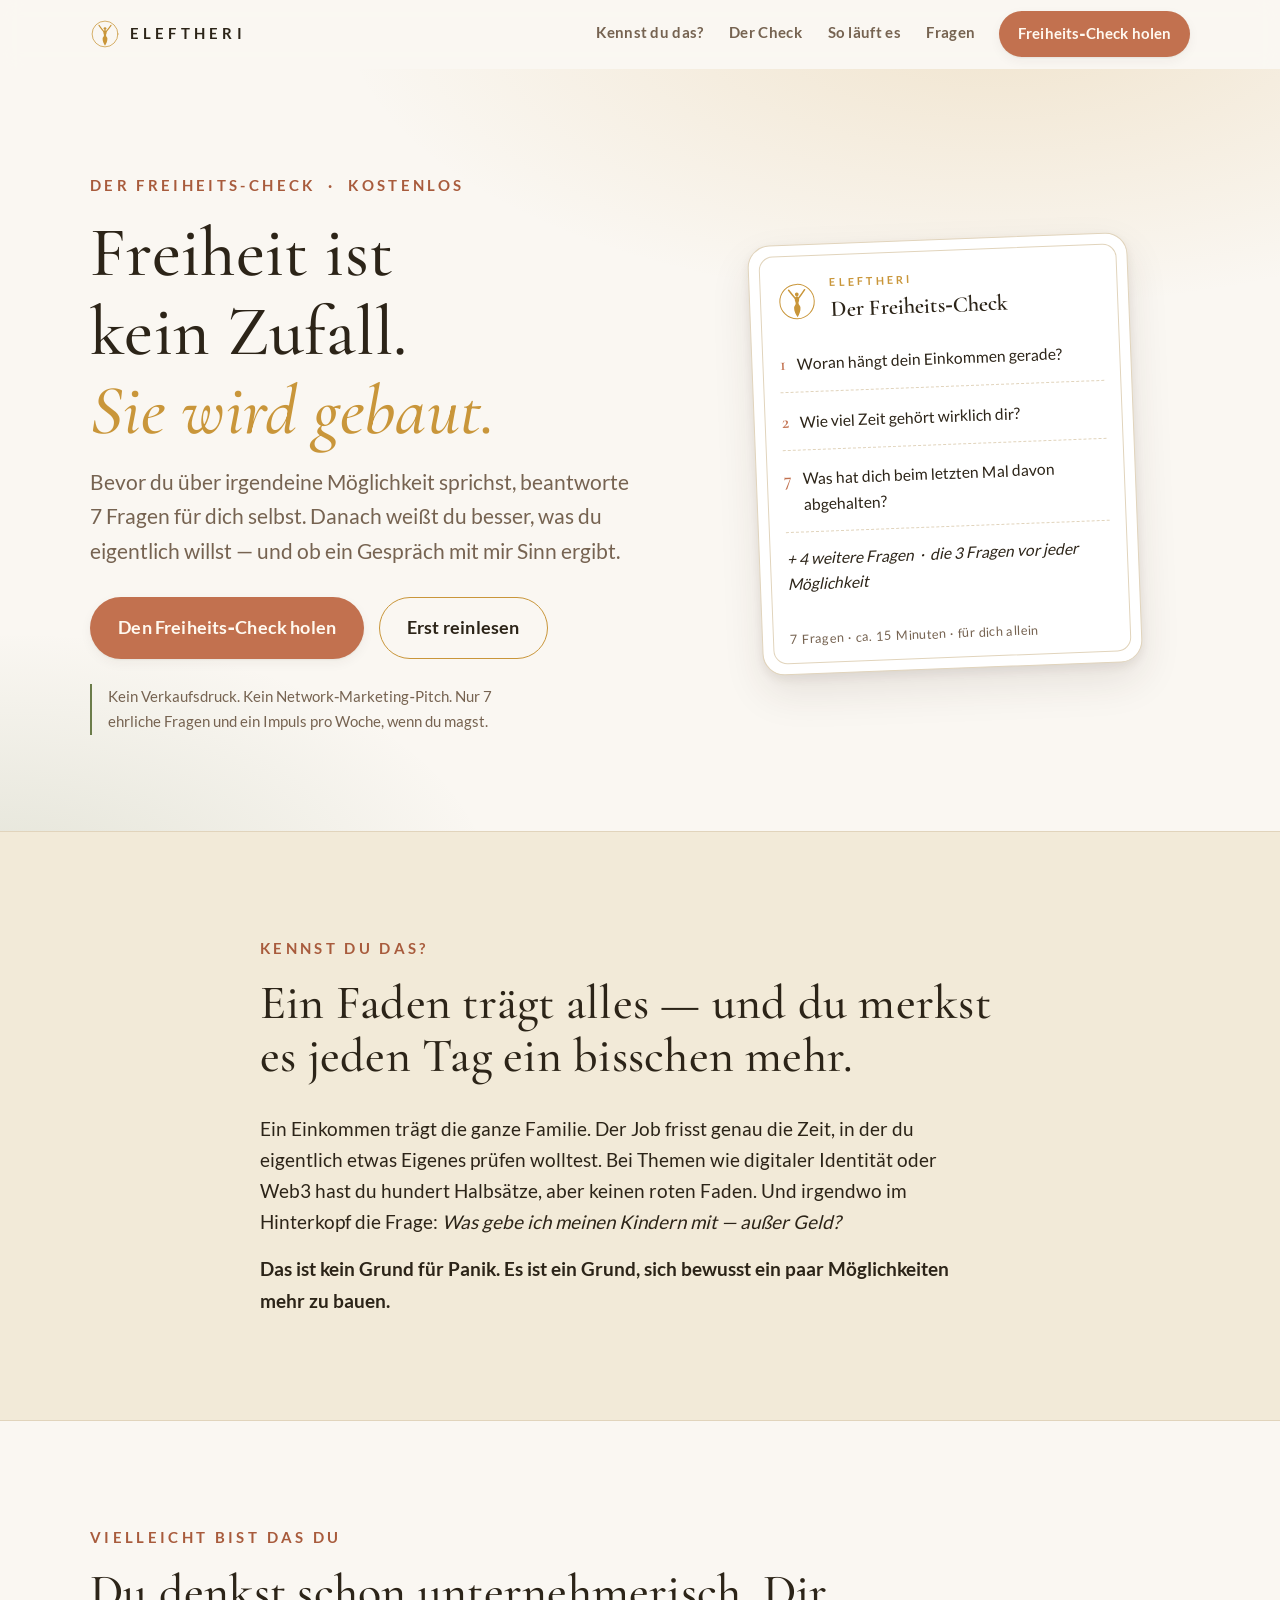
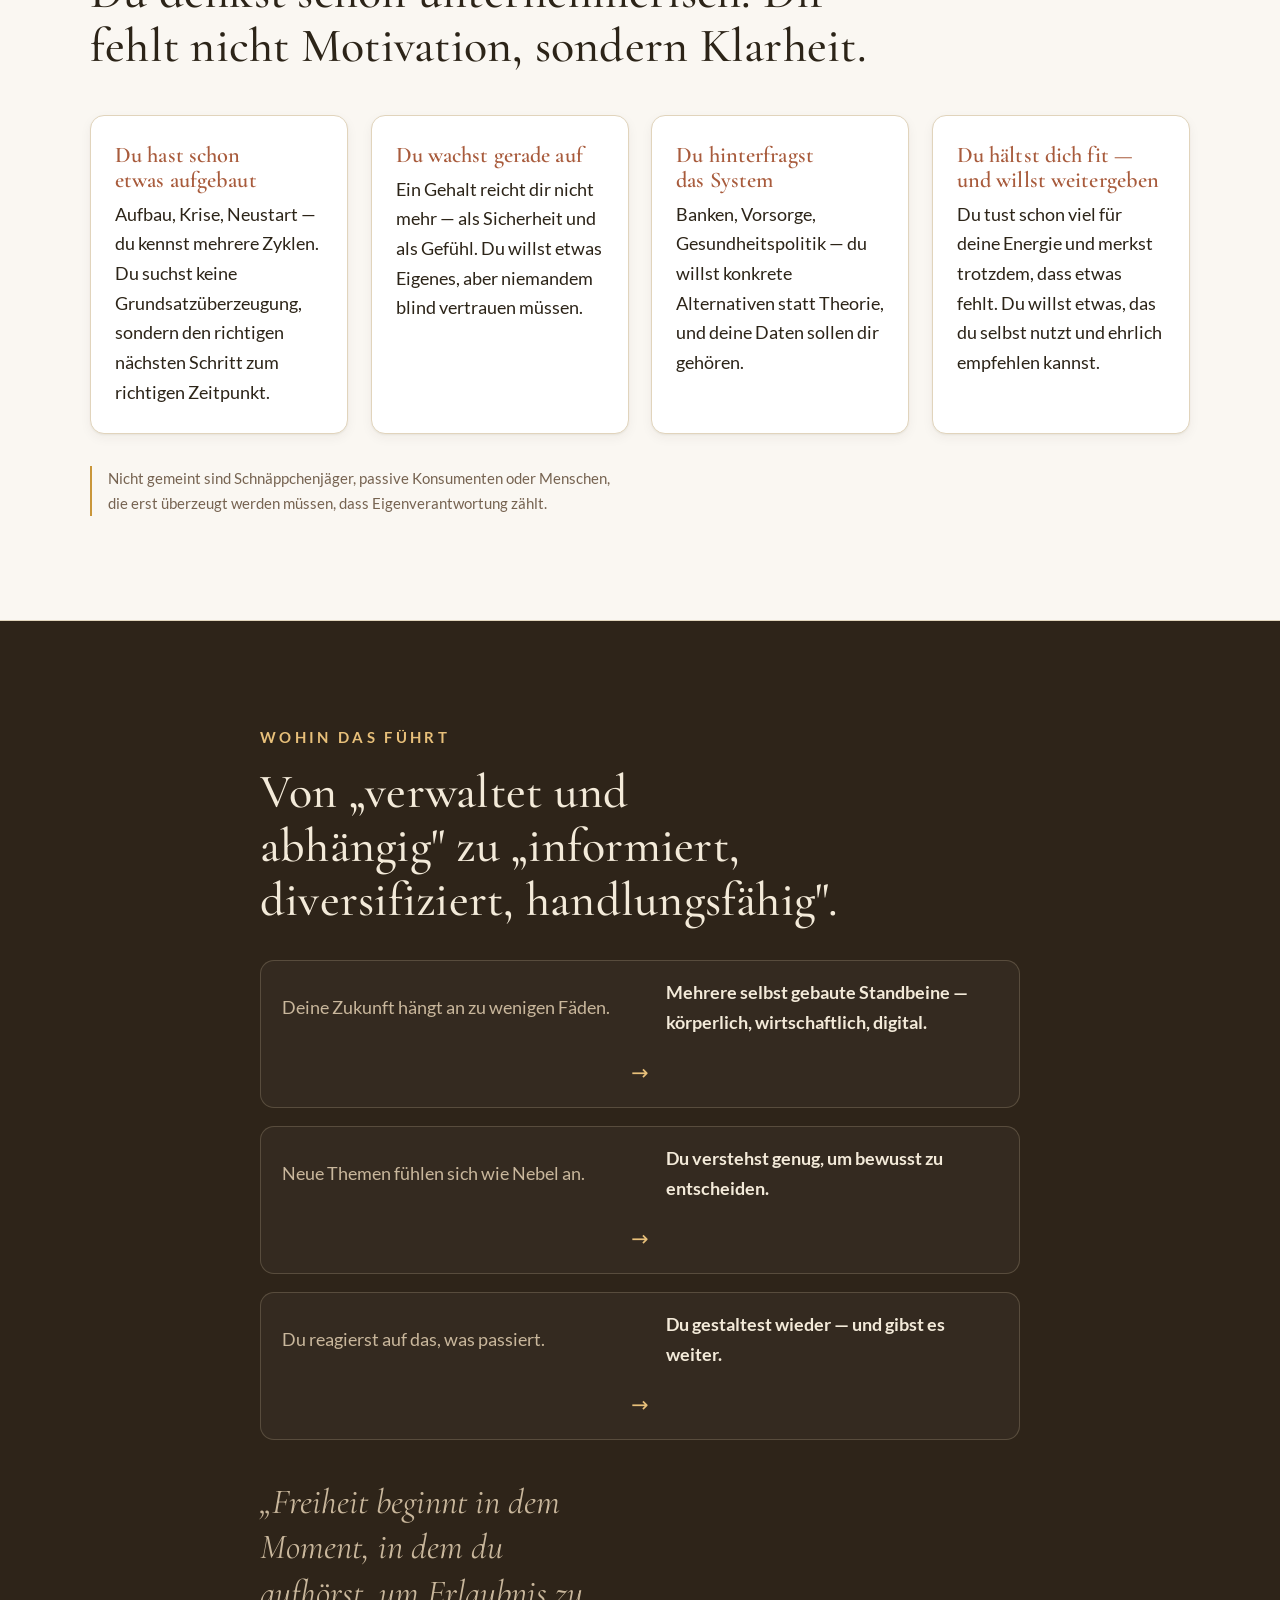
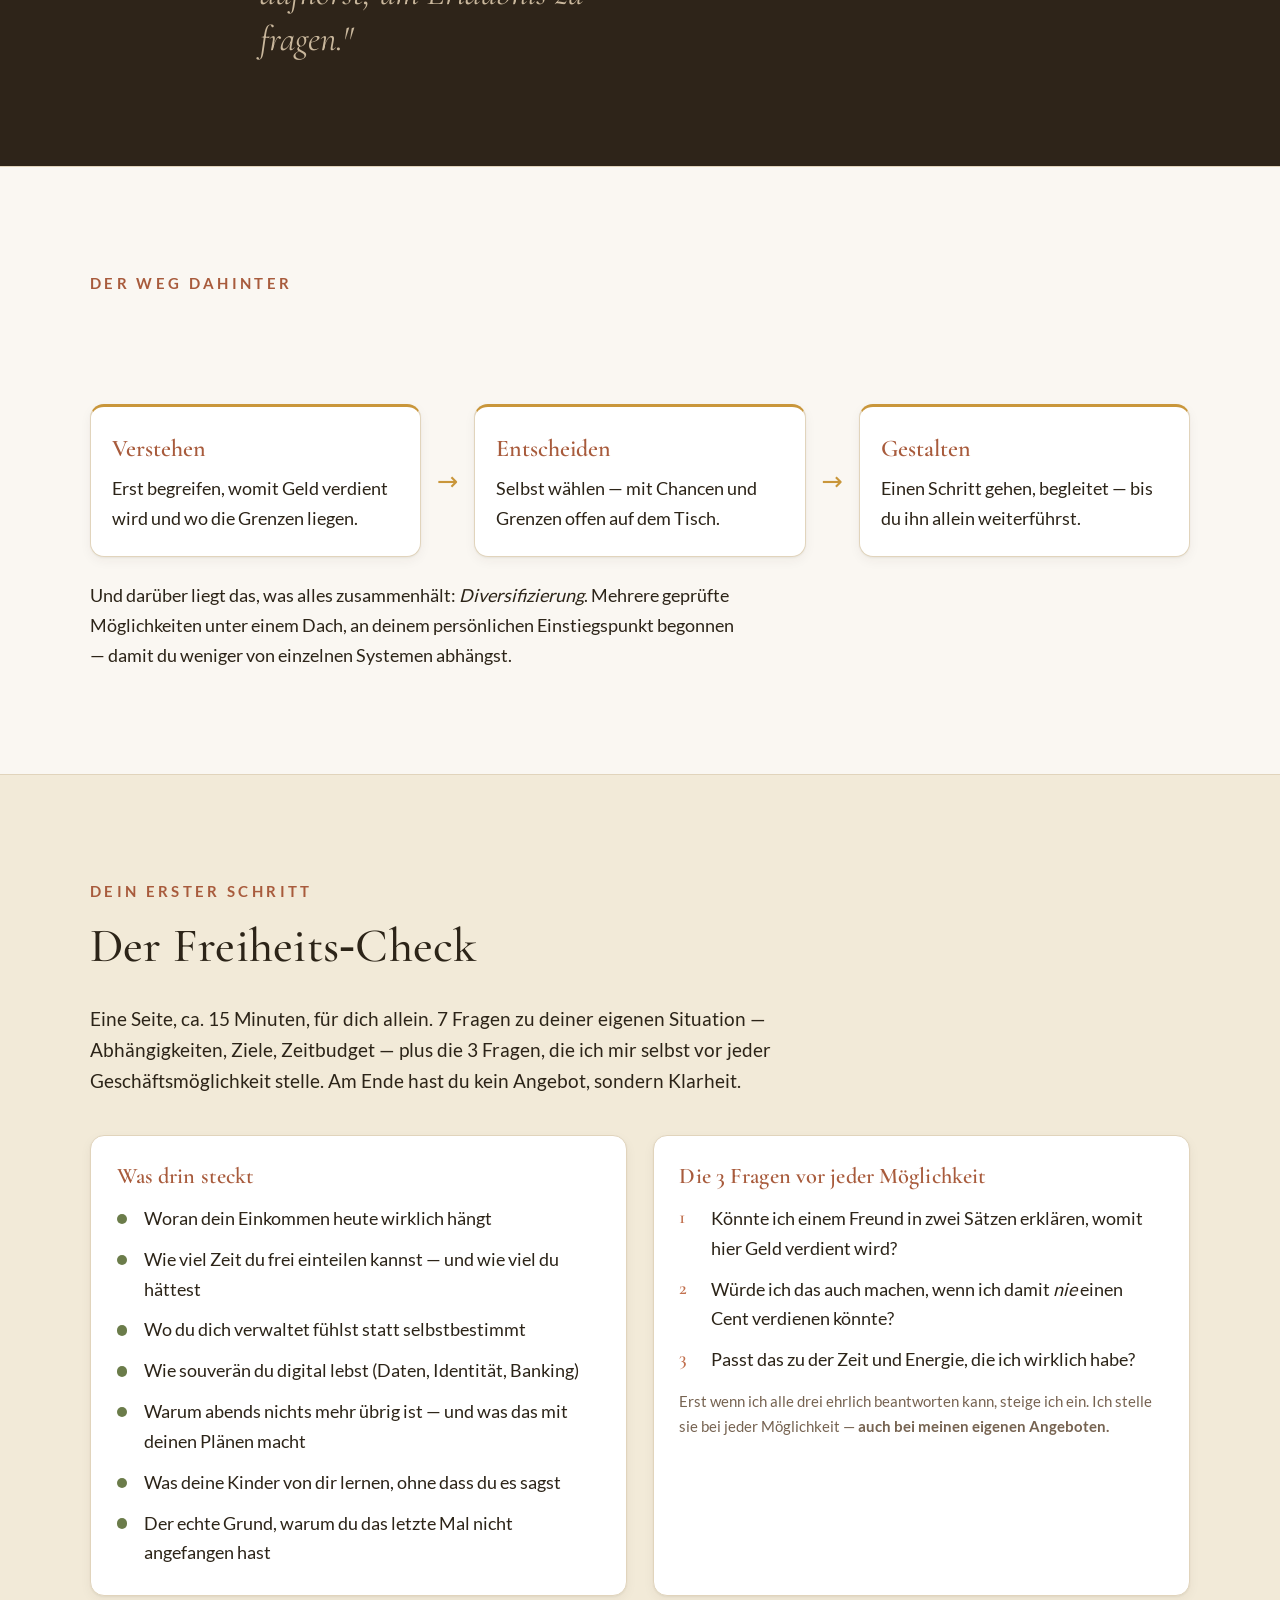
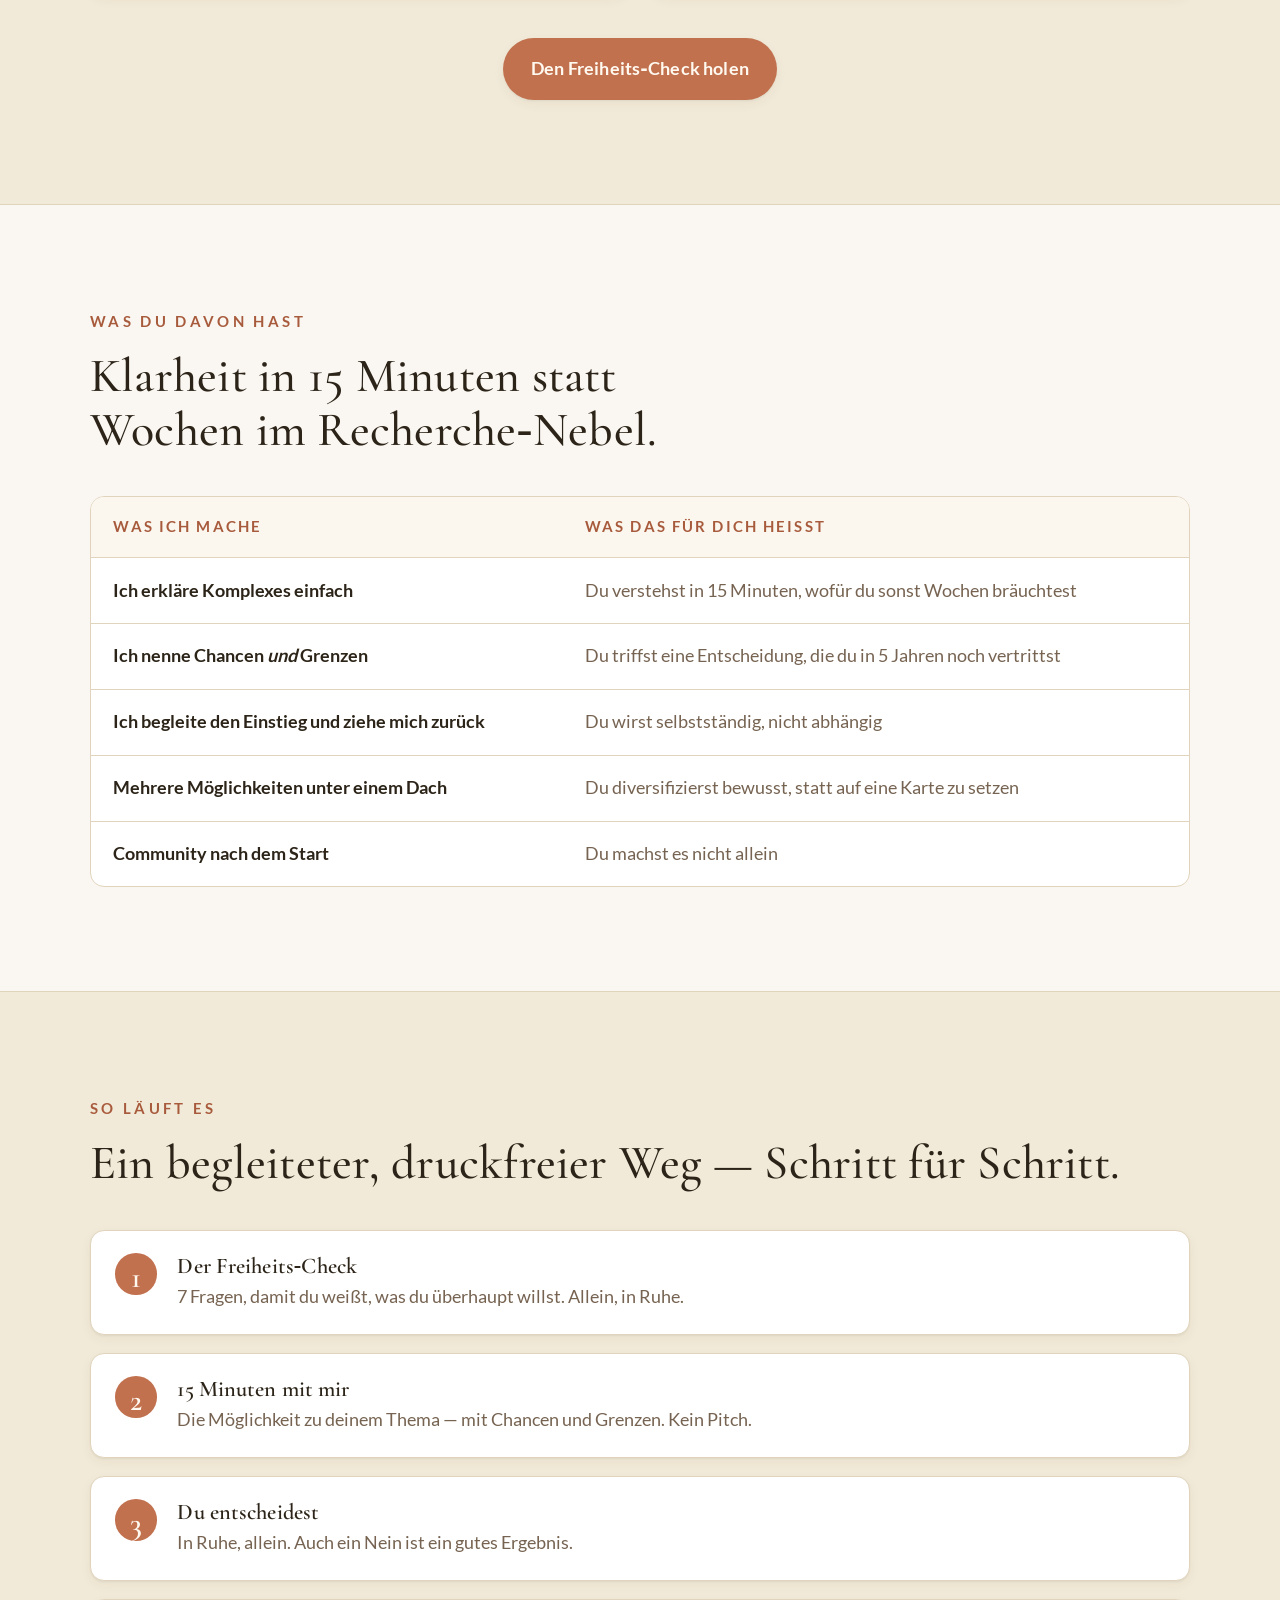
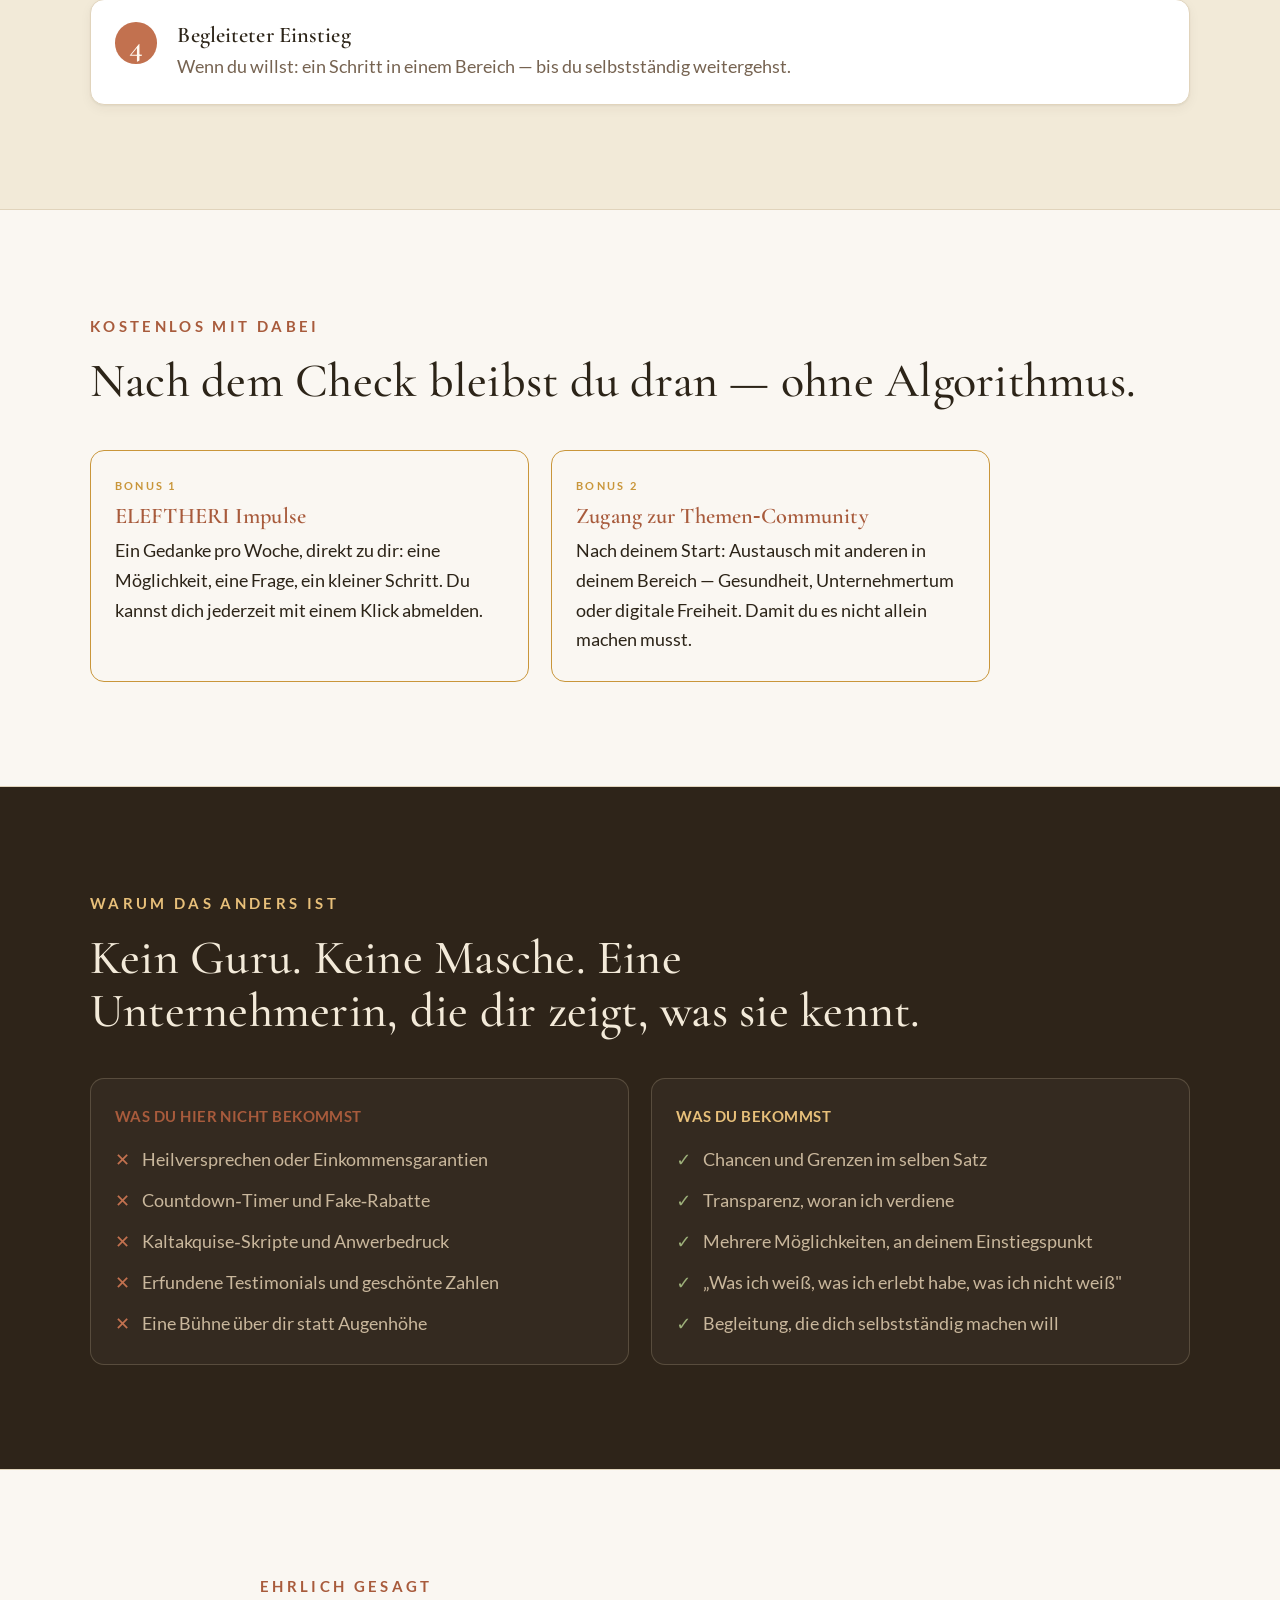
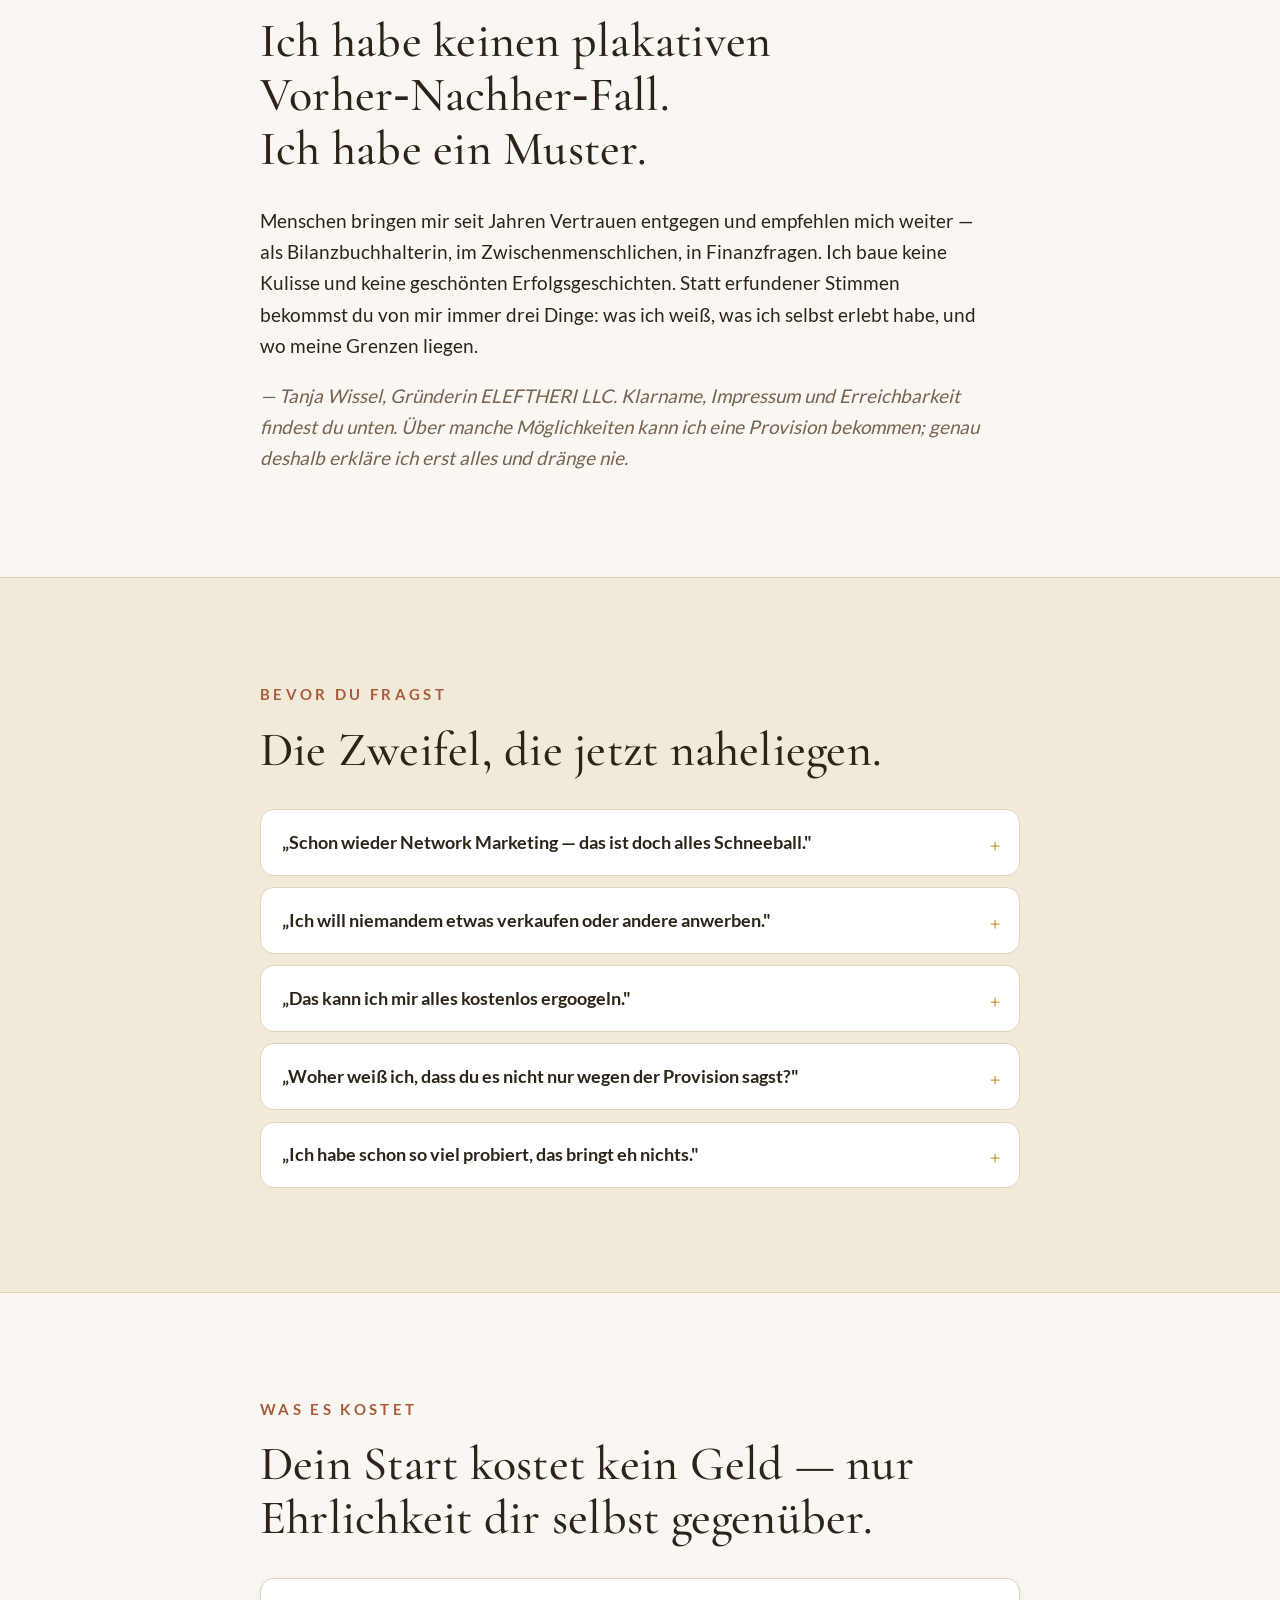
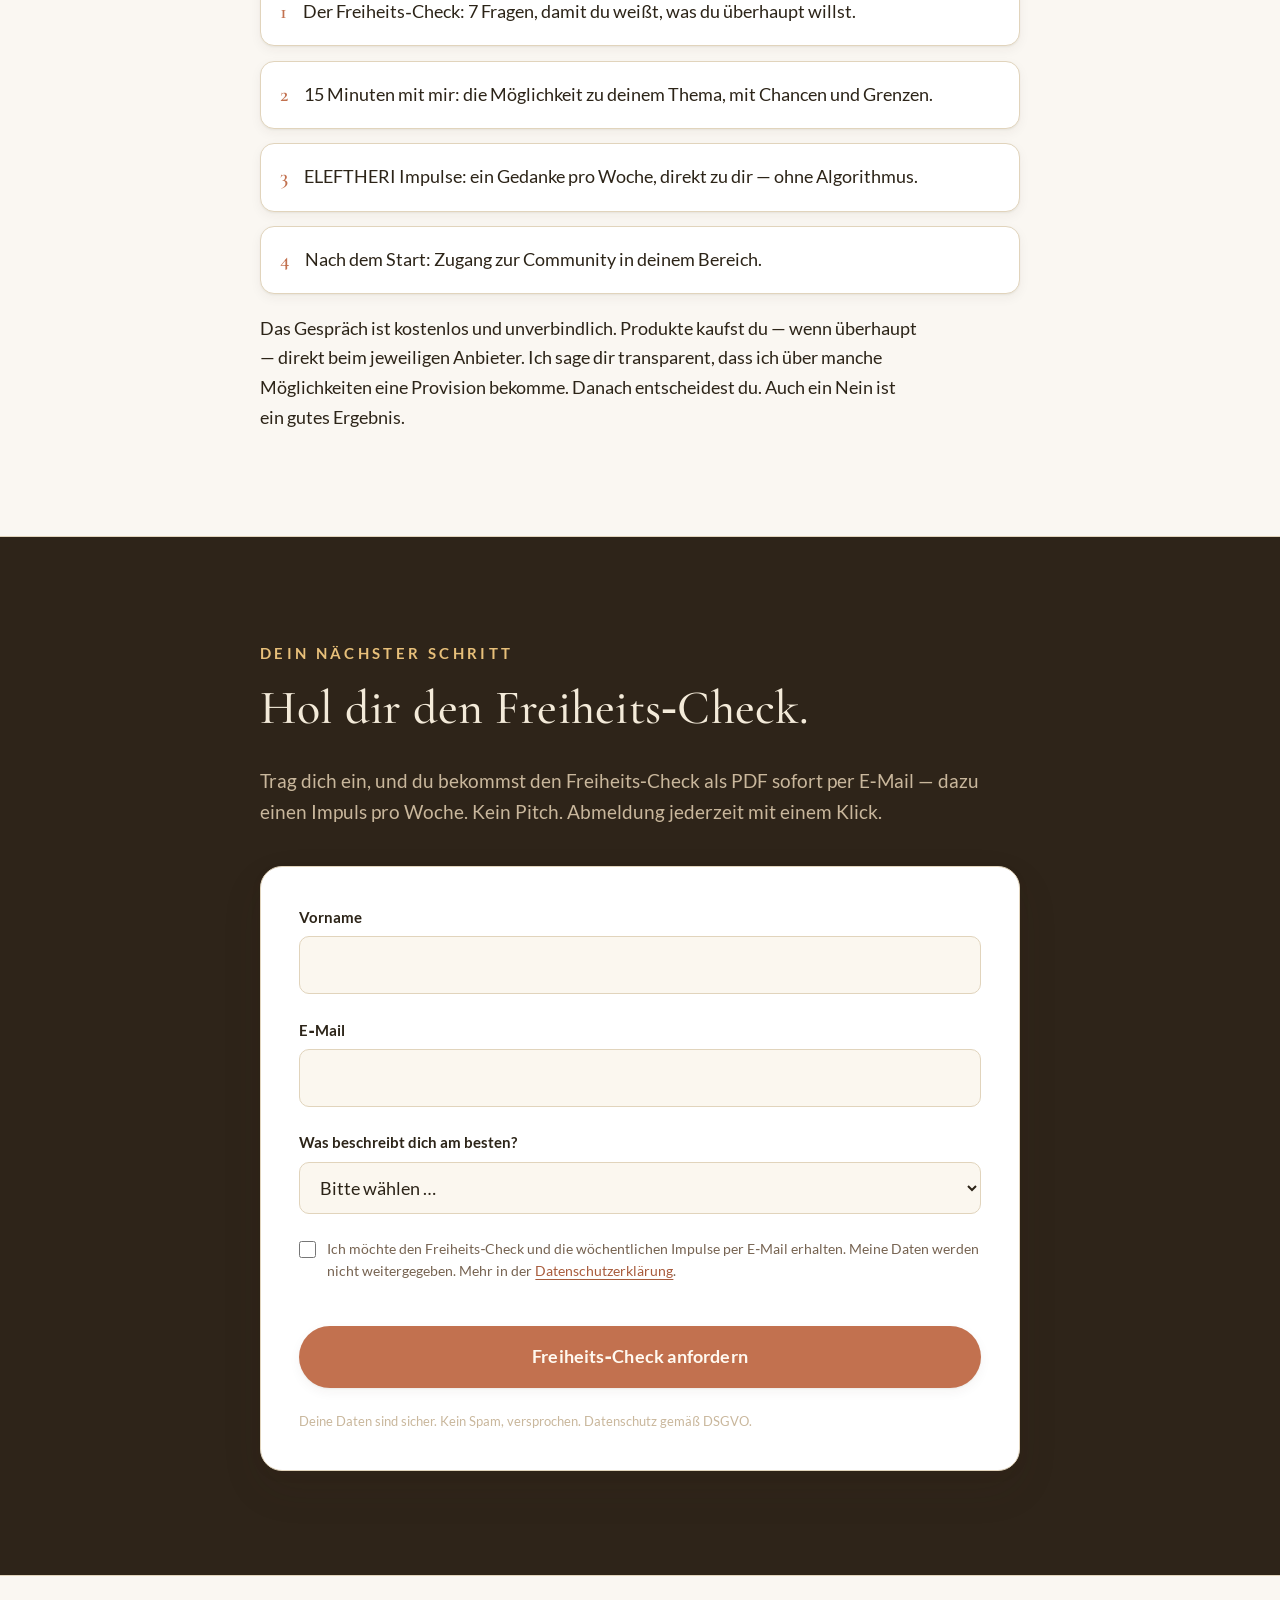
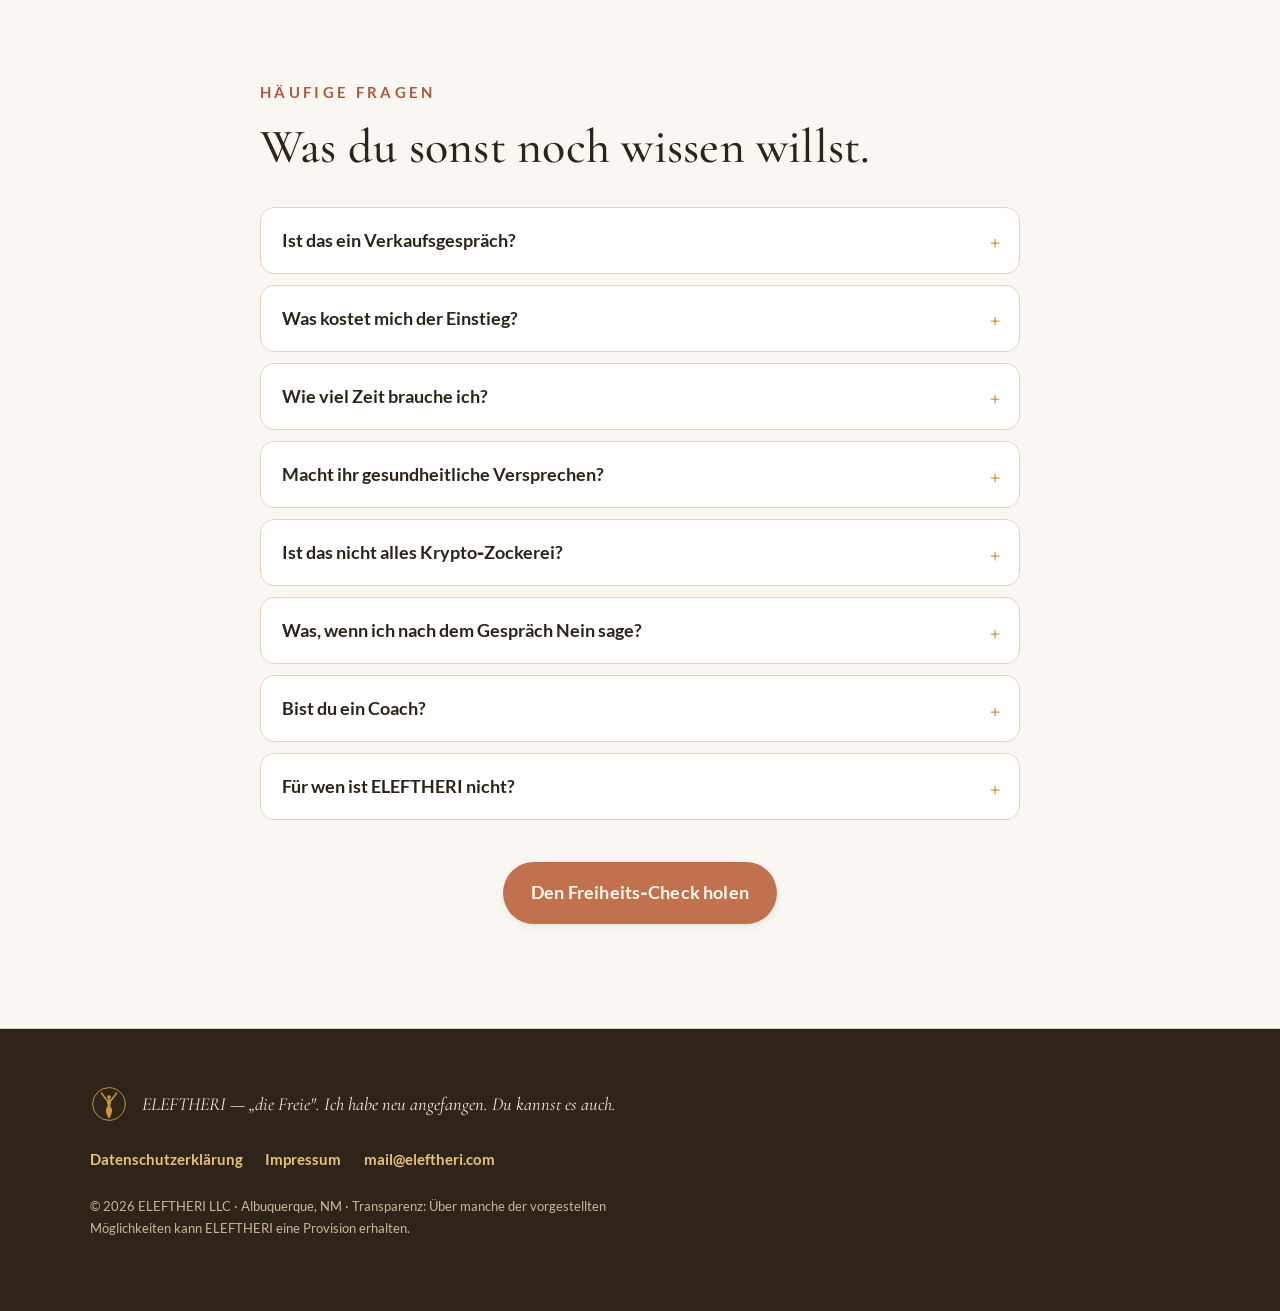
<file: index.html>
<!DOCTYPE html>
<html lang="de">
<head>
<meta charset="UTF-8" />
<meta name="viewport" content="width=device-width, initial-scale=1" />
<title>Der Freiheits-Check</title>
<meta name="description" content="7 Fragen, damit du weißt, was du überhaupt willst — bevor du über irgendeine Möglichkeit sprichst. Kostenlos, kein Pitch. Von Tanja Wissel, ELEFTHERI." />
<meta property="og:title" content="Der Freiheits-Check — ELEFTHERI" />
<meta property="og:description" content="7 Fragen für mehr Klarheit über deine nächsten Schritte. Kostenlos, kein Verkaufsdruck." />
<meta property="og:type" content="website" />
<link rel="stylesheet" href="fonts/fonts.css" />
<link rel="stylesheet" href="styles.css" />
<noscript><style>.reveal{opacity:1 !important;transform:none !important}</style></noscript>
<link rel="icon" href="data:image/svg+xml,%3Csvg xmlns='http://www.w3.org/2000/svg' viewBox='0 0 200 200'%3E%3Cg fill='none' stroke='%23C9963A' stroke-linecap='round'%3E%3Ccircle cx='100' cy='100' r='86' stroke-width='6'/%3E%3Cpath d='M92 84 C82 72 70 56 60 42' stroke-width='8'/%3E%3Cpath d='M108 84 C118 72 130 56 140 42' stroke-width='8'/%3E%3C/g%3E%3Ccircle cx='100' cy='64' r='10' fill='%23C9963A'/%3E%3Cpath d='M100 74 C106 75 111 81 111 90 C111 98 107 101 107 108 C107 118 115 120 116 130 C117 146 109 164 100 178 C91 164 83 146 84 130 C85 120 93 118 93 108 C93 101 89 98 89 90 C89 81 94 75 100 74 Z' fill='%23C9963A'/%3E%3C/svg%3E" />
</head>
<body>

<a class="skip-link" href="#check">Zum Inhalt springen</a>

<header class="site-header" id="siteHeader">
  <div class="wrap header-inner">
    <a class="brand" href="#top" aria-label="ELEFTHERI — Startseite">
      <svg class="brand-mark" viewBox="0 0 200 200" aria-hidden="true">
        <g fill="none" stroke="currentColor" stroke-linecap="round" stroke-linejoin="round">
          <circle cx="100" cy="100" r="86" stroke-width="5"/>
          <path d="M92 84 C82 72, 70 56, 60 42" stroke-width="7.5"/>
          <path d="M108 84 C118 72, 130 56, 140 42" stroke-width="7.5"/>
        </g>
        <circle cx="100" cy="64" r="9.5" fill="currentColor"/>
        <path d="M100 74 C106 75, 111 81, 111 90 C111 98, 107 101, 107 108 C107 118, 115 120, 116 130 C117 146, 109 164, 100 178 C91 164, 83 146, 84 130 C85 120, 93 118, 93 108 C93 101, 89 98, 89 90 C89 81, 94 75, 100 74 Z" fill="currentColor"/>
      </svg>
      <span class="brand-word">ELEFTHERI</span>
    </a>

    <nav class="site-nav" id="siteNav" aria-label="Hauptnavigation">
      <a href="#problem">Kennst du das?</a>
      <a href="#check">Der Check</a>
      <a href="#ablauf">So läuft es</a>
      <a href="#faq">Fragen</a>
    </nav>

    <a class="btn btn-primary btn-sm header-cta" href="#anfordern">Freiheits&#8209;Check holen</a>

    <button class="nav-toggle" id="navToggle" aria-expanded="false" aria-controls="siteNav" aria-label="Menü öffnen">
      <span></span><span></span><span></span>
    </button>
  </div>
</header>

<main id="top">

  <!-- ============ HERO ============ -->
  <section class="hero" id="hero">
    <div class="wrap hero-grid">
      <div class="hero-copy reveal">
        <p class="eyebrow">Der Freiheits-Check &nbsp;·&nbsp; kostenlos</p>
        <h1>Freiheit ist kein Zufall.<br /><em>Sie wird gebaut.</em></h1>
        <p class="lede">
          Bevor du über irgendeine Möglichkeit sprichst, beantworte
          7&nbsp;Fragen für dich selbst. Danach weißt du besser, was du
          eigentlich willst — und ob ein Gespräch mit mir Sinn ergibt.
        </p>
        <div class="cta-row">
          <a class="btn btn-primary" href="#anfordern">Den Freiheits&#8209;Check holen</a>
          <a class="btn btn-ghost" href="#problem">Erst reinlesen</a>
        </div>
        <p class="reassure">
          Kein Verkaufsdruck. Kein Network‑Marketing‑Pitch. Nur 7 ehrliche Fragen
          und ein Impuls pro Woche, wenn du magst.
        </p>
      </div>

      <div class="hero-visual reveal" aria-hidden="true">
        <div class="worksheet">
          <div class="worksheet-head">
            <svg class="ws-mark" viewBox="0 0 200 200">
              <g fill="none" stroke="currentColor" stroke-linecap="round" stroke-linejoin="round">
                <circle cx="100" cy="100" r="86" stroke-width="5"/>
                <path d="M92 84 C82 72, 70 56, 60 42" stroke-width="7.5"/>
                <path d="M108 84 C118 72, 130 56, 140 42" stroke-width="7.5"/>
              </g>
              <circle cx="100" cy="64" r="9.5" fill="currentColor"/>
              <path d="M100 74 C106 75, 111 81, 111 90 C111 98, 107 101, 107 108 C107 118, 115 120, 116 130 C117 146, 109 164, 100 178 C91 164, 83 146, 84 130 C85 120, 93 118, 93 108 C93 101, 89 98, 89 90 C89 81, 94 75, 100 74 Z" fill="currentColor"/>
            </svg>
            <div>
              <p class="ws-kicker">ELEFTHERI</p>
              <p class="ws-title">Der Freiheits‑Check</p>
            </div>
          </div>
          <ol class="ws-list">
            <li><span class="ws-num">1</span> Woran hängt dein Einkommen gerade?</li>
            <li><span class="ws-num">2</span> Wie viel Zeit gehört wirklich dir?</li>
            <li><span class="ws-num">7</span> Was hat dich beim letzten Mal davon abgehalten?</li>
            <li class="ws-more">+ 4 weitere Fragen &nbsp;·&nbsp; die 3 Fragen vor jeder Möglichkeit</li>
          </ol>
          <p class="ws-foot">7 Fragen · ca. 15 Minuten · für dich allein</p>
        </div>
      </div>
    </div>
  </section>

  <!-- ============ PROBLEM ============ -->
  <section class="band band-sand" id="problem">
    <div class="wrap narrow">
      <p class="eyebrow reveal">Kennst du das?</p>
      <h2 class="reveal">Ein Faden trägt alles — und du merkst es jeden Tag ein bisschen mehr.</h2>
      <div class="prose reveal">
        <p>
          Ein Einkommen trägt die ganze Familie. Der Job frisst genau die Zeit,
          in der du eigentlich etwas Eigenes prüfen wolltest. Bei Themen wie
          digitaler Identität oder Web3 hast du hundert Halbsätze, aber keinen
          roten Faden. Und irgendwo im Hinterkopf die Frage:
          <em>Was gebe ich meinen Kindern mit — außer Geld?</em>
        </p>
        <p class="emphasis">
          Das ist kein Grund für Panik. Es ist ein Grund, sich bewusst
          ein paar Möglichkeiten mehr zu bauen.
        </p>
      </div>
    </div>
  </section>

  <!-- ============ IDENTIFIKATION ============ -->
  <section class="band" id="identifikation">
    <div class="wrap">
      <p class="eyebrow reveal">Vielleicht bist das du</p>
      <h2 class="reveal">Du denkst schon unternehmerisch. Dir fehlt nicht Motivation, sondern Klarheit.</h2>
      <div class="card-grid">
        <article class="card reveal">
          <h3>Du hast schon etwas aufgebaut</h3>
          <p>
            Aufbau, Krise, Neustart — du kennst mehrere Zyklen. Du suchst keine
            Grundsatzüberzeugung, sondern den richtigen nächsten Schritt zum
            richtigen Zeitpunkt.
          </p>
        </article>
        <article class="card reveal">
          <h3>Du wachst gerade auf</h3>
          <p>
            Ein Gehalt reicht dir nicht mehr — als Sicherheit und als Gefühl.
            Du willst etwas Eigenes, aber niemandem blind vertrauen müssen.
          </p>
        </article>
        <article class="card reveal">
          <h3>Du hinterfragst das System</h3>
          <p>
            Banken, Vorsorge, Gesundheitspolitik — du willst konkrete
            Alternativen statt Theorie, und deine Daten sollen dir gehören.
          </p>
        </article>
        <article class="card reveal">
          <h3>Du hältst dich fit — und willst weitergeben</h3>
          <p>
            Du tust schon viel für deine Energie und merkst trotzdem, dass etwas
            fehlt. Du willst etwas, das du selbst nutzt und ehrlich empfehlen kannst.
          </p>
        </article>
      </div>
      <p class="aside reveal">
        Nicht gemeint sind Schnäppchenjäger, passive Konsumenten oder Menschen,
        die erst überzeugt werden müssen, dass Eigenverantwortung zählt.
      </p>
    </div>
  </section>

  <!-- ============ TRANSFORMATION ============ -->
  <section class="band band-deep" id="transformation">
    <div class="wrap narrow">
      <p class="eyebrow reveal">Wohin das führt</p>
      <h2 class="reveal">Von „verwaltet und abhängig" zu „informiert, diversifiziert, handlungsfähig".</h2>
      <ul class="shift-list reveal">
        <li>
          <span class="from">Deine Zukunft hängt an zu wenigen Fäden.</span>
          <span class="to">Mehrere selbst gebaute Standbeine — körperlich, wirtschaftlich, digital.</span>
        </li>
        <li>
          <span class="from">Neue Themen fühlen sich wie Nebel an.</span>
          <span class="to">Du verstehst genug, um bewusst zu entscheiden.</span>
        </li>
        <li>
          <span class="from">Du reagierst auf das, was passiert.</span>
          <span class="to">Du gestaltest wieder — und gibst es weiter.</span>
        </li>
      </ul>
      <p class="quote reveal">
        „Freiheit beginnt in dem Moment, in dem du aufhörst, um Erlaubnis zu fragen."
      </p>
    </div>
  </section>

  <!-- ============ LÖSUNGSANSATZ ============ -->
  <section class="band" id="ansatz">
    <div class="wrap">
      <p class="eyebrow reveal">Der Weg dahinter</p>
      <h2 class="reveal">Nicht die eine perfekte Lösung. Ein Prinzip.</h2>
      <div class="mechanism reveal">
        <div class="mech-step">
          <p class="mech-word">Verstehen</p>
          <p>Erst begreifen, womit Geld verdient wird und wo die Grenzen liegen.</p>
        </div>
        <div class="mech-arrow" aria-hidden="true">→</div>
        <div class="mech-step">
          <p class="mech-word">Entscheiden</p>
          <p>Selbst wählen — mit Chancen und Grenzen offen auf dem Tisch.</p>
        </div>
        <div class="mech-arrow" aria-hidden="true">→</div>
        <div class="mech-step">
          <p class="mech-word">Gestalten</p>
          <p>Einen Schritt gehen, begleitet — bis du ihn allein weiterführst.</p>
        </div>
      </div>
      <p class="prose reveal">
        Und darüber liegt das, was alles zusammenhält: <em>Diversifizierung</em>.
        Mehrere geprüfte Möglichkeiten unter einem Dach, an deinem persönlichen
        Einstiegspunkt begonnen — damit du weniger von einzelnen Systemen abhängst.
      </p>
    </div>
  </section>

  <!-- ============ PRODUKTVORSTELLUNG: DER CHECK ============ -->
  <section class="band band-sand" id="check">
    <div class="wrap">
      <p class="eyebrow reveal">Dein erster Schritt</p>
      <h2 class="reveal">Der Freiheits‑Check</h2>
      <div class="prose reveal">
        <p>
          Eine Seite, ca. 15 Minuten, für dich allein. 7 Fragen zu deiner
          eigenen Situation — Abhängigkeiten, Ziele, Zeitbudget — plus die
          3 Fragen, die ich mir selbst vor jeder Geschäftsmöglichkeit stelle.
          Am Ende hast du kein Angebot, sondern Klarheit.
        </p>
      </div>

      <div class="split">
        <div class="split-block reveal">
          <h3>Was drin steckt</h3>
          <ul class="ticks">
            <li>Woran dein Einkommen heute wirklich hängt</li>
            <li>Wie viel Zeit du frei einteilen kannst — und wie viel du hättest</li>
            <li>Wo du dich verwaltet fühlst statt selbstbestimmt</li>
            <li>Wie souverän du digital lebst (Daten, Identität, Banking)</li>
            <li>Warum abends nichts mehr übrig ist — und was das mit deinen Plänen macht</li>
            <li>Was deine Kinder von dir lernen, ohne dass du es sagst</li>
            <li>Der echte Grund, warum du das letzte Mal nicht angefangen hast</li>
          </ul>
        </div>
        <div class="split-block reveal">
          <h3>Die 3 Fragen vor jeder Möglichkeit</h3>
          <ol class="numbered">
            <li>Könnte ich einem Freund in zwei Sätzen erklären, womit hier Geld verdient wird?</li>
            <li>Würde ich das auch machen, wenn ich damit <em>nie</em> einen Cent verdienen könnte?</li>
            <li>Passt das zu der Zeit und Energie, die ich wirklich habe?</li>
          </ol>
          <p class="fineprint">
            Erst wenn ich alle drei ehrlich beantworten kann, steige ich ein.
            Ich stelle sie bei jeder Möglichkeit — <strong>auch bei meinen
            eigenen Angeboten.</strong>
          </p>
        </div>
      </div>

      <div class="cta-row center reveal">
        <a class="btn btn-primary" href="#anfordern">Den Freiheits‑Check holen</a>
      </div>
    </div>
  </section>

  <!-- ============ BENEFITS ============ -->
  <section class="band" id="nutzen">
    <div class="wrap">
      <p class="eyebrow reveal">Was du davon hast</p>
      <h2 class="reveal">Klarheit in 15 Minuten statt Wochen im Recherche‑Nebel.</h2>
      <div class="benefit-table reveal">
        <div class="brow bhead">
          <span>Was ich mache</span>
          <span>Was das für dich heißt</span>
        </div>
        <div class="brow">
          <span>Ich erkläre Komplexes einfach</span>
          <span>Du verstehst in 15&nbsp;Minuten, wofür du sonst Wochen bräuchtest</span>
        </div>
        <div class="brow">
          <span>Ich nenne Chancen <em>und</em> Grenzen</span>
          <span>Du triffst eine Entscheidung, die du in 5 Jahren noch vertrittst</span>
        </div>
        <div class="brow">
          <span>Ich begleite den Einstieg und ziehe mich zurück</span>
          <span>Du wirst selbstständig, nicht abhängig</span>
        </div>
        <div class="brow">
          <span>Mehrere Möglichkeiten unter einem Dach</span>
          <span>Du diversifizierst bewusst, statt auf eine Karte zu setzen</span>
        </div>
        <div class="brow">
          <span>Community nach dem Start</span>
          <span>Du machst es nicht allein</span>
        </div>
      </div>
    </div>
  </section>

  <!-- ============ HOW IT WORKS ============ -->
  <section class="band band-sand" id="ablauf">
    <div class="wrap">
      <p class="eyebrow reveal">So läuft es</p>
      <h2 class="reveal">Ein begleiteter, druckfreier Weg — Schritt für Schritt.</h2>
      <ol class="steps">
        <li class="step reveal">
          <span class="step-n">1</span>
          <div>
            <h3>Der Freiheits‑Check</h3>
            <p>7 Fragen, damit du weißt, was du überhaupt willst. Allein, in Ruhe.</p>
          </div>
        </li>
        <li class="step reveal">
          <span class="step-n">2</span>
          <div>
            <h3>15 Minuten mit mir</h3>
            <p>Die Möglichkeit zu deinem Thema — mit Chancen und Grenzen. Kein Pitch.</p>
          </div>
        </li>
        <li class="step reveal">
          <span class="step-n">3</span>
          <div>
            <h3>Du entscheidest</h3>
            <p>In Ruhe, allein. Auch ein Nein ist ein gutes Ergebnis.</p>
          </div>
        </li>
        <li class="step reveal">
          <span class="step-n">4</span>
          <div>
            <h3>Begleiteter Einstieg</h3>
            <p>Wenn du willst: ein Schritt in einem Bereich — bis du selbstständig weitergehst.</p>
          </div>
        </li>
      </ol>
    </div>
  </section>

  <!-- ============ BONUS ============ -->
  <section class="band" id="bonus">
    <div class="wrap">
      <p class="eyebrow reveal">Kostenlos mit dabei</p>
      <h2 class="reveal">Nach dem Check bleibst du dran — ohne Algorithmus.</h2>
      <div class="card-grid two">
        <article class="card outline reveal">
          <p class="tag">Bonus 1</p>
          <h3>ELEFTHERI Impulse</h3>
          <p>
            Ein Gedanke pro Woche, direkt zu dir: eine Möglichkeit, eine Frage,
            ein kleiner Schritt. Du kannst dich jederzeit mit einem Klick abmelden.
          </p>
        </article>
        <article class="card outline reveal">
          <p class="tag">Bonus 2</p>
          <h3>Zugang zur Themen‑Community</h3>
          <p>
            Nach deinem Start: Austausch mit anderen in deinem Bereich —
            Gesundheit, Unternehmertum oder digitale Freiheit. Damit du es
            nicht allein machen musst.
          </p>
        </article>
      </div>
    </div>
  </section>

  <!-- ============ DIFFERENZIERUNG ============ -->
  <section class="band band-deep" id="anders">
    <div class="wrap">
      <p class="eyebrow reveal">Warum das anders ist</p>
      <h2 class="reveal">Kein Guru. Keine Masche. Eine Unternehmerin, die dir zeigt, was sie kennt.</h2>
      <div class="versus reveal">
        <div class="vs-col vs-no">
          <p class="vs-head">Was du hier nicht bekommst</p>
          <ul>
            <li>Heilversprechen oder Einkommensgarantien</li>
            <li>Countdown‑Timer und Fake‑Rabatte</li>
            <li>Kaltakquise‑Skripte und Anwerbedruck</li>
            <li>Erfundene Testimonials und geschönte Zahlen</li>
            <li>Eine Bühne über dir statt Augenhöhe</li>
          </ul>
        </div>
        <div class="vs-col vs-yes">
          <p class="vs-head">Was du bekommst</p>
          <ul>
            <li>Chancen und Grenzen im selben Satz</li>
            <li>Transparenz, woran ich verdiene</li>
            <li>Mehrere Möglichkeiten, an deinem Einstiegspunkt</li>
            <li>„Was ich weiß, was ich erlebt habe, was ich nicht weiß"</li>
            <li>Begleitung, die dich selbstständig machen will</li>
          </ul>
        </div>
      </div>
    </div>
  </section>

  <!-- ============ TRUST (statt erfundener Testimonials) ============ -->
  <section class="band" id="transparenz">
    <div class="wrap narrow">
      <p class="eyebrow reveal">Ehrlich gesagt</p>
      <h2 class="reveal">Ich habe keinen plakativen Vorher‑Nachher‑Fall. Ich habe ein Muster.</h2>
      <div class="prose reveal">
        <p>
          Menschen bringen mir seit Jahren Vertrauen entgegen und empfehlen mich
          weiter — als Bilanzbuchhalterin, im Zwischenmenschlichen, in
          Finanzfragen. Ich baue keine Kulisse und keine geschönten
          Erfolgsgeschichten. Statt erfundener Stimmen bekommst du von mir immer
          drei Dinge: was ich weiß, was ich selbst erlebt habe, und wo meine
          Grenzen liegen.
        </p>
        <p class="signed">
          — Tanja Wissel, Gründerin ELEFTHERI LLC. Klarname, Impressum und
          Erreichbarkeit findest du unten. Über manche Möglichkeiten kann ich
          eine Provision bekommen; genau deshalb erkläre ich erst alles und
          dränge nie.
        </p>
      </div>
    </div>
  </section>

  <!-- ============ EINWANDBEHANDLUNG ============ -->
  <section class="band band-sand" id="einwaende">
    <div class="wrap narrow">
      <p class="eyebrow reveal">Bevor du fragst</p>
      <h2 class="reveal">Die Zweifel, die jetzt naheliegen.</h2>
      <div class="accordion" id="accordionEinwaende">
        <details class="ac-item reveal">
          <summary>„Schon wieder Network Marketing — das ist doch alles Schneeball."</summary>
          <div class="ac-body"><p>Verstehe ich. Network Marketing ist eine von mehreren Möglichkeiten, nicht das Thema — und es passt nicht für jeden, das sage ich auch so. Eine der drei Richtungen (digitale Freiheit) hat mit Anwerben ohnehin nichts zu tun.</p></div>
        </details>
        <details class="ac-item reveal">
          <summary>„Ich will niemandem etwas verkaufen oder andere anwerben."</summary>
          <div class="ac-body"><p>Mag ich auch nicht. Es gibt Wege, die auf eigener Nutzung und ehrlicher Empfehlung beruhen, nicht auf Kaltakquise. Und der Freiheits‑Check verkauft dir gar nichts — er sortiert erst mal deine eigenen Gedanken.</p></div>
        </details>
        <details class="ac-item reveal">
          <summary>„Das kann ich mir alles kostenlos ergoogeln."</summary>
          <div class="ac-body"><p>Vieles ja. Der Unterschied: Ich sage dir auch, was ich <em>nicht</em> weiß — und lasse dich danach in Ruhe. Der Check bündelt die Fragen, die man sich beim Googeln selten stellt.</p></div>
        </details>
        <details class="ac-item reveal">
          <summary>„Woher weiß ich, dass du es nicht nur wegen der Provision sagst?"</summary>
          <div class="ac-body"><p>Gar nicht anders, als dass ich es offen sage: Ja, ich kann verdienen. Deshalb kennzeichne ich Werbung, nenne Chancen und Grenzen und dränge nie. Sagst du nach dem Gespräch Nein, war es trotzdem ein gutes Gespräch.</p></div>
        </details>
        <details class="ac-item reveal">
          <summary>„Ich habe schon so viel probiert, das bringt eh nichts."</summary>
          <div class="ac-body"><p>Kenne ich. Im Gespräch schauen wir nüchtern an, was diesmal anders sein müsste — ohne Garantie. Wenn der Zeitpunkt nicht passt, ist das auch ein Ergebnis.</p></div>
        </details>
      </div>
    </div>
  </section>

  <!-- ============ "PREIS" / AUFWAND ============ -->
  <section class="band" id="aufwand">
    <div class="wrap narrow">
      <p class="eyebrow reveal">Was es kostet</p>
      <h2 class="reveal">Dein Start kostet kein Geld — nur Ehrlichkeit dir selbst gegenüber.</h2>
      <ul class="stack-offer reveal">
        <li><span>1</span> Der Freiheits‑Check: 7 Fragen, damit du weißt, was du überhaupt willst.</li>
        <li><span>2</span> 15 Minuten mit mir: die Möglichkeit zu deinem Thema, mit Chancen und Grenzen.</li>
        <li><span>3</span> ELEFTHERI Impulse: ein Gedanke pro Woche, direkt zu dir — ohne Algorithmus.</li>
        <li><span>4</span> Nach dem Start: Zugang zur Community in deinem Bereich.</li>
      </ul>
      <p class="prose reveal">
        Das Gespräch ist kostenlos und unverbindlich. Produkte kaufst du — wenn
        überhaupt — direkt beim jeweiligen Anbieter. Ich sage dir transparent,
        dass ich über manche Möglichkeiten eine Provision bekomme. Danach
        entscheidest du. Auch ein Nein ist ein gutes Ergebnis.
      </p>
    </div>
  </section>

  <!-- ============ FINALER CTA + FORMULAR ============ -->
  <section class="band band-deep cta-final" id="anfordern">
    <div class="wrap narrow">
      <p class="eyebrow reveal">Dein nächster Schritt</p>
      <h2 class="reveal">Hol dir den Freiheits‑Check.</h2>
      <p class="lede reveal">
        Trag dich ein, und du bekommst den Freiheits‑Check als PDF sofort per
        E‑Mail — dazu einen Impuls pro Woche. Kein Pitch. Abmeldung jederzeit
        mit einem Klick.
      </p>

      <!--
        BREVO-ANBINDUNG
        action = "Get the code"-URL des Brevo-Formulars (Contacts > Formulare).
        Feldnamen müssen exakt zu den Brevo-Kontakt-Attributen passen:
        EMAIL, VORNAME, SITUATION (Text), OPT_IN (Pflicht-Checkbox).
        email_address_check (leer lassen) + locale sind Brevos Spam-/Sprachfelder.
        Das Formular postet in das versteckte <iframe name="brevoIframe">,
        damit die Seite nicht wegspringt; die Erfolgsmeldung übernimmt script.js.
        WICHTIG: In Brevo muss "Double Opt-In" als Bestätigungstyp aktiv sein.
      -->
      <form class="signup" id="signupForm" method="POST"
            action="https://b5c90b59.sibforms.com/serve/[base64]"
            target="brevoIframe" novalidate>
        <div class="field">
          <label for="vorname">Vorname</label>
          <input type="text" id="vorname" name="VORNAME" autocomplete="given-name" required />
          <span class="err" data-for="vorname"></span>
        </div>
        <div class="field">
          <label for="email">E‑Mail</label>
          <input type="email" id="email" name="EMAIL" autocomplete="email" required />
          <span class="err" data-for="email"></span>
        </div>
        <div class="field">
          <label for="situation">Was beschreibt dich am besten?</label>
          <select id="situation" name="SITUATION" required>
            <option value="">Bitte wählen …</option>
            <option value="Ich habe schon etwas aufgebaut und suche den nächsten Schritt">Ich habe schon etwas aufgebaut und suche den nächsten Schritt</option>
            <option value="Ein Gehalt reicht mir nicht mehr – ich will etwas Eigenes">Ein Gehalt reicht mir nicht mehr — ich will etwas Eigenes</option>
            <option value="Ich hinterfrage das System und will echte Alternativen">Ich hinterfrage das System und will echte Alternativen</option>
            <option value="Ich achte auf meine Gesundheit und will weitergeben">Ich achte auf meine Gesundheit und will weitergeben</option>
            <option value="Ich schaue erst mal nur">Ich schaue erst mal nur</option>
          </select>
          <span class="err" data-for="situation"></span>
        </div>
        <label class="consent">
          <input type="checkbox" id="consent" name="OPT_IN" value="1" required />
          <span>Ich möchte den Freiheits‑Check und die wöchentlichen Impulse per E‑Mail erhalten. Meine Daten werden nicht weitergegeben. Mehr in der <a href="/datenschutz/" target="_blank" rel="noopener">Datenschutzerklärung</a>.</span>
        </label>
        <span class="err" data-for="consent"></span>

        <!-- Brevo Spam-Schutz: muss leer bleiben, für Menschen unsichtbar -->
        <div style="position:absolute;left:-9999px;top:-9999px" aria-hidden="true">
          <input type="text" name="email_address_check" value="" tabindex="-1" autocomplete="off" />
        </div>
        <input type="hidden" name="locale" value="de" />

        <button type="submit" class="btn btn-primary btn-block">Freiheits‑Check anfordern</button>
        <p class="form-note">Deine Daten sind sicher. Kein Spam, versprochen. Datenschutz gemäß DSGVO.</p>
      </form>

      <!-- Antwort von Brevo landet hier, damit die Seite nicht wegspringt -->
      <iframe name="brevoIframe" title="Brevo" style="display:none" aria-hidden="true"></iframe>

      <div class="form-success" id="formSuccess" hidden>
        <p class="success-mark" aria-hidden="true">✦</p>
        <h3>Fast geschafft.</h3>
        <p>
          Schau in dein Postfach — dort liegt eine kurze Bestätigungs‑Mail.
          Ein Klick darauf, und der Freiheits‑Check ist unterwegs zu dir.
        </p>
      </div>
    </div>
  </section>

  <!-- ============ FAQ ============ -->
  <section class="band" id="faq">
    <div class="wrap narrow">
      <p class="eyebrow reveal">Häufige Fragen</p>
      <h2 class="reveal">Was du sonst noch wissen willst.</h2>
      <div class="accordion" id="accordionFaq">
        <details class="ac-item reveal">
          <summary>Ist das ein Verkaufsgespräch?</summary>
          <div class="ac-body"><p>Nein. Ich erkläre eine Möglichkeit mit Chancen und Grenzen. Du entscheidest danach allein — ohne Nachfassen wie im Vertrieb.</p></div>
        </details>
        <details class="ac-item reveal">
          <summary>Was kostet mich der Einstieg?</summary>
          <div class="ac-body"><p>Der Check und das Gespräch kosten nichts. Produktkosten hängen vom jeweiligen Anbieter ab — das besprechen wir transparent.</p></div>
        </details>
        <details class="ac-item reveal">
          <summary>Wie viel Zeit brauche ich?</summary>
          <div class="ac-body"><p>Der Check: ca. 15 Minuten. Für einen ernsthaften Business‑Start realistisch 3–5 Stunden pro Woche. Wenn das nicht drin ist, ist jetzt nicht der richtige Zeitpunkt.</p></div>
        </details>
        <details class="ac-item reveal">
          <summary>Macht ihr gesundheitliche Versprechen?</summary>
          <div class="ac-body"><p>Nein. Keine Heilversprechen, kein Ersatz für medizinische Beratung. Ich erzähle nur meine eigene Erfahrung.</p></div>
        </details>
        <details class="ac-item reveal">
          <summary>Ist das nicht alles Krypto‑Zockerei?</summary>
          <div class="ac-body"><p>Ich mache keine Kursprognosen. Mich interessiert digitale Identität und Datensouveränität. Ich trenne Fakten, Meinung und Zukunftsszenario.</p></div>
        </details>
        <details class="ac-item reveal">
          <summary>Was, wenn ich nach dem Gespräch Nein sage?</summary>
          <div class="ac-body"><p>Dann war es trotzdem ein gutes Gespräch. Kein Nachfassen, kein schlechtes Gewissen.</p></div>
        </details>
        <details class="ac-item reveal">
          <summary>Bist du ein Coach?</summary>
          <div class="ac-body"><p>Nein. Ich bin Unternehmerin und Impulsgeberin. Keine Guru‑Figur, keine Abhängigkeit.</p></div>
        </details>
        <details class="ac-item reveal">
          <summary>Für wen ist ELEFTHERI nicht?</summary>
          <div class="ac-body"><p>Für Menschen, die schnelles Geld, Garantien oder jemanden suchen, der alles für sie macht.</p></div>
        </details>
      </div>

      <div class="cta-row center reveal">
        <a class="btn btn-primary" href="#anfordern">Den Freiheits‑Check holen</a>
      </div>
    </div>
  </section>

</main>

<footer class="site-footer">
  <div class="wrap footer-inner">
    <div class="footer-brand">
      <svg class="brand-mark" viewBox="0 0 200 200" aria-hidden="true">
        <g fill="none" stroke="currentColor" stroke-linecap="round" stroke-linejoin="round">
          <circle cx="100" cy="100" r="86" stroke-width="5"/>
          <path d="M92 84 C82 72, 70 56, 60 42" stroke-width="7.5"/>
          <path d="M108 84 C118 72, 130 56, 140 42" stroke-width="7.5"/>
        </g>
        <circle cx="100" cy="64" r="9.5" fill="currentColor"/>
        <path d="M100 74 C106 75, 111 81, 111 90 C111 98, 107 101, 107 108 C107 118, 115 120, 116 130 C117 146, 109 164, 100 178 C91 164, 83 146, 84 130 C85 120, 93 118, 93 108 C93 101, 89 98, 89 90 C89 81, 94 75, 100 74 Z" fill="currentColor"/>
      </svg>
      <p class="footer-tag">ELEFTHERI — „die Freie". Ich habe neu angefangen. Du kannst es auch.</p>
    </div>
    <nav class="footer-links" aria-label="Rechtliches">
      <a href="/datenschutz/">Datenschutzerklärung</a>
      <a href="/impressum/">Impressum</a>
      <a class="cloak" data-u="mail" data-d="eleftheri.com" href="/impressum/">Kontakt</a>
    </nav>
    <p class="footer-legal">
      © 2026 ELEFTHERI LLC · Albuquerque, NM · Transparenz: Über manche der
      vorgestellten Möglichkeiten kann ELEFTHERI eine Provision erhalten.
    </p>
  </div>
</footer>

<a class="mobile-cta" href="#anfordern" id="mobileCta">Freiheits‑Check holen</a>

<script>
/* E-Mail-Adresse erst im Browser zusammensetzen — hält Harvester-Bots fern */
(function () {
  var els = document.querySelectorAll('a.cloak');
  for (var i = 0; i < els.length; i++) {
    var a = els[i];
    var addr = a.getAttribute('data-u') + String.fromCharCode(64) + a.getAttribute('data-d');
    a.href = 'mailto:' + addr;
    a.textContent = addr;
    a.removeAttribute('class');
  }
})();
</script>
<script src="script.js"></script>
</body>
</html>
</file>
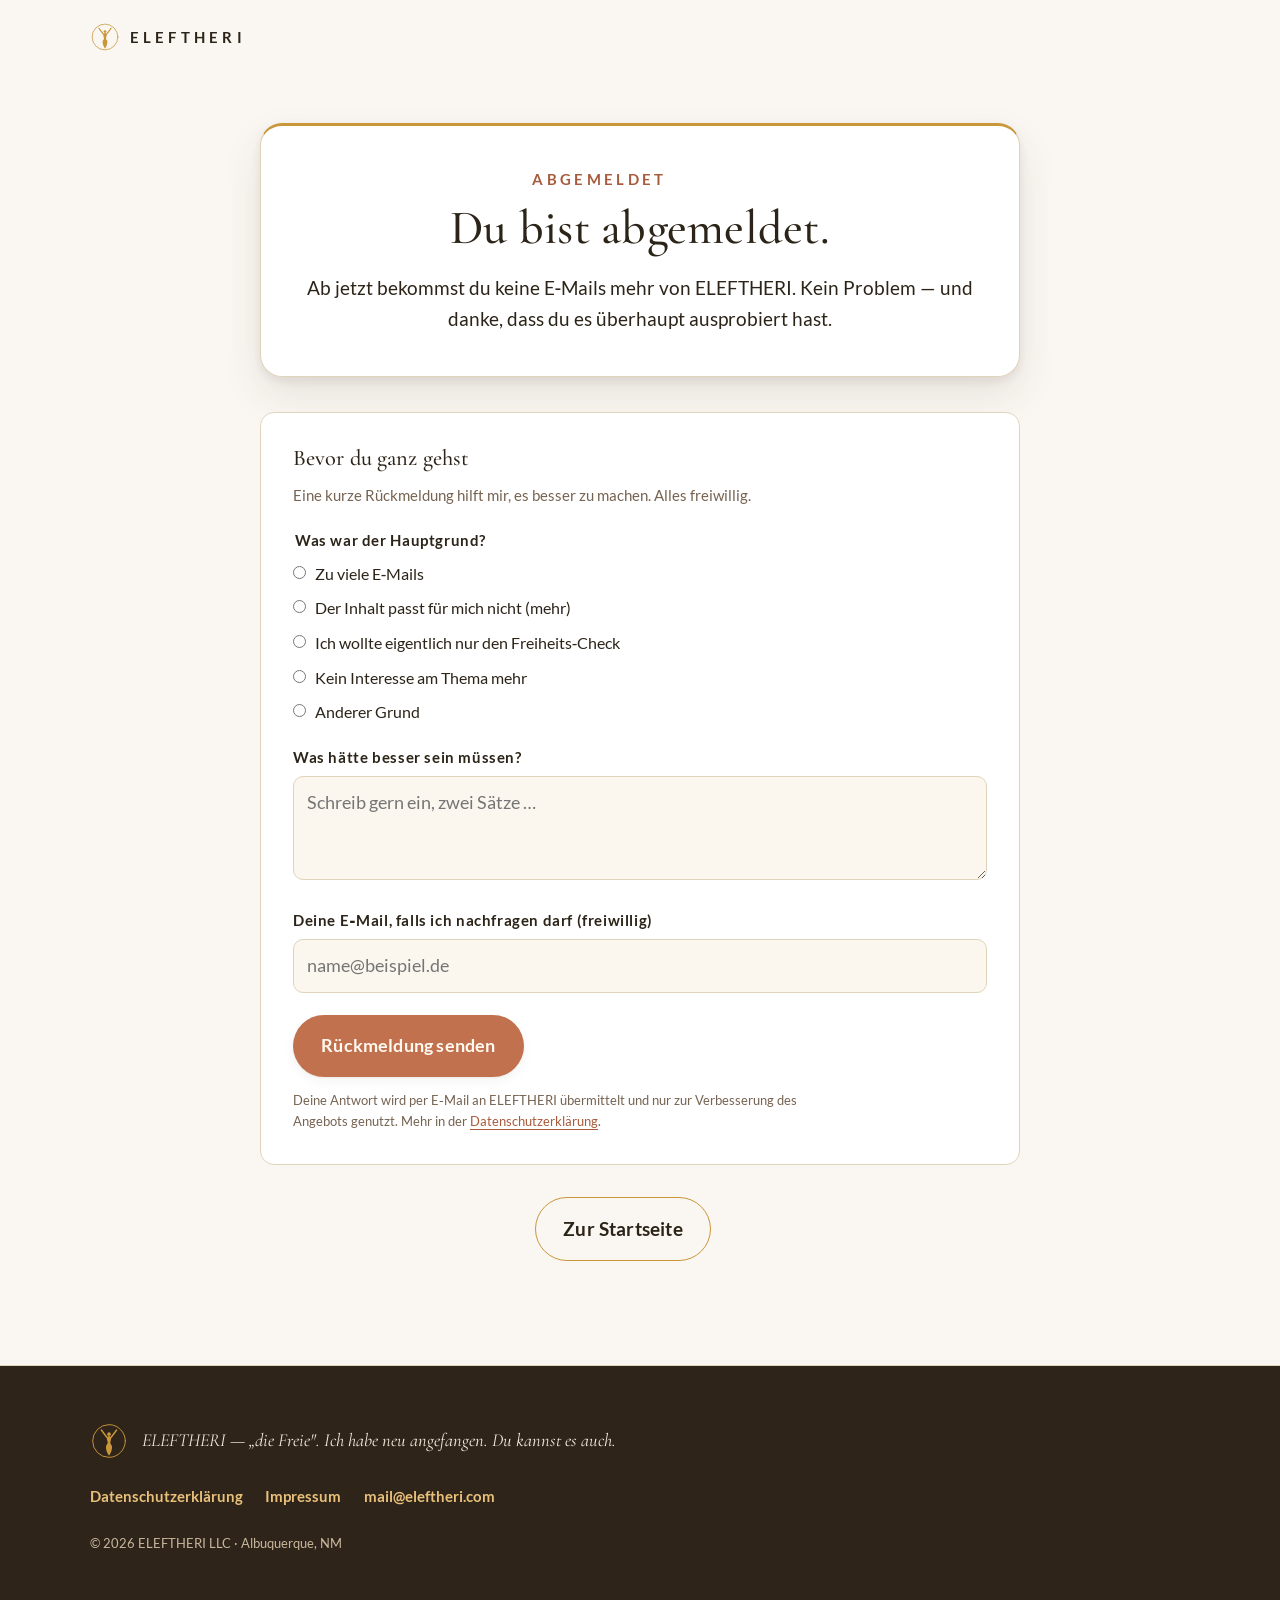
<file: abgemeldet/index.html>
<!DOCTYPE html>
<html lang="de">
<head>
<meta charset="UTF-8" />
<meta name="viewport" content="width=device-width, initial-scale=1" />
<meta name="robots" content="noindex, nofollow" />
<title>Abgemeldet — ELEFTHERI</title>
<meta name="description" content="Du hast dich vom ELEFTHERI-Newsletter abgemeldet." />
<link rel="stylesheet" href="../fonts/fonts.css" />
<link rel="stylesheet" href="../styles.css" />
<link rel="icon" href="data:image/svg+xml,%3Csvg xmlns='http://www.w3.org/2000/svg' viewBox='0 0 200 200'%3E%3Cg fill='none' stroke='%23C9963A' stroke-linecap='round'%3E%3Ccircle cx='100' cy='100' r='86' stroke-width='6'/%3E%3Cpath d='M92 84 C82 72 70 56 60 42' stroke-width='8'/%3E%3Cpath d='M108 84 C118 72 130 56 140 42' stroke-width='8'/%3E%3C/g%3E%3Ccircle cx='100' cy='64' r='10' fill='%23C9963A'/%3E%3Cpath d='M100 74 C106 75 111 81 111 90 C111 98 107 101 107 108 C107 118 115 120 116 130 C117 146 109 164 100 178 C91 164 83 146 84 130 C85 120 93 118 93 108 C93 101 89 98 89 90 C89 81 94 75 100 74 Z' fill='%23C9963A'/%3E%3C/svg%3E" />
<style>
  .dl-shell { min-height: 100vh; display: flex; flex-direction: column; }
  .dl-header { padding: 1.4rem 0; }
  .dl-header .wrap { display: flex; align-items: center; gap: .6rem; }
  .dl-header .brand-mark { width: 30px; height: 30px; color: var(--gold); }
  .dl-main { flex: 1 1 auto; }

  .dl-card {
    background: var(--surface); border: 1px solid var(--line);
    border-top: 3px solid var(--gold); border-radius: var(--radius-lg);
    padding: clamp(1.6rem, 1rem + 3vw, 2.6rem); box-shadow: var(--shadow-md);
    text-align: center;
  }
  .dl-card h1 { font-size: var(--step-3); }
  .dl-card .lede { margin: 1rem auto 0; }

  .fb {
    margin-top: 2.2rem; background: var(--surface); border: 1px solid var(--line);
    border-radius: var(--radius); padding: clamp(1.4rem, 1rem + 2vw, 2rem);
  }
  .fb h2 { font-size: var(--step-1); }
  .fb p.sub { color: var(--ink-muted); font-size: var(--step--1); margin-top: .3rem; }
  .fb fieldset { border: 0; padding: 0; margin: 1.2rem 0 0; }
  .fb legend { font-weight: 700; font-size: var(--step--1); letter-spacing: .04em; }
  .fb .opt { display: flex; align-items: flex-start; gap: .55rem; margin-top: .55rem; font-size: .98rem; }
  .fb .opt input { margin-top: .25rem; }
  .fb label.block { display: block; font-weight: 700; font-size: var(--step--1); letter-spacing: .04em; margin: 1.2rem 0 .35rem; }
  .fb textarea, .fb input[type=email] {
    width: 100%; border: 1px solid var(--line); border-radius: 10px;
    padding: .7rem .8rem; font: inherit; background: var(--surface-2); color: var(--ink);
  }
  .fb textarea { min-height: 6.5rem; resize: vertical; }
  .fb .hp { position: absolute; left: -9999px; top: -9999px; }
  .fb .actions { margin-top: 1.4rem; }
  .fb .note { font-size: .8rem; color: var(--ink-muted); margin-top: .8rem; }
  .fb-done { text-align: center; }
  .fb-done .success-mark { font-size: 1.8rem; color: var(--gold); }
</style>
</head>
<body>
<div class="dl-shell">

  <header class="dl-header">
    <div class="wrap">
      <a class="brand" href="https://check.eleftheri.com/" aria-label="ELEFTHERI — zur Startseite">
        <svg class="brand-mark" viewBox="0 0 200 200" aria-hidden="true">
          <g fill="none" stroke="currentColor" stroke-linecap="round" stroke-linejoin="round">
            <circle cx="100" cy="100" r="86" stroke-width="5"/>
            <path d="M92 84 C82 72, 70 56, 60 42" stroke-width="7.5"/>
            <path d="M108 84 C118 72, 130 56, 140 42" stroke-width="7.5"/>
          </g>
          <circle cx="100" cy="64" r="9.5" fill="currentColor"/>
          <path d="M100 74 C106 75, 111 81, 111 90 C111 98, 107 101, 107 108 C107 118, 115 120, 116 130 C117 146, 109 164, 100 178 C91 164, 83 146, 84 130 C85 120, 93 118, 93 108 C93 101, 89 98, 89 90 C89 81, 94 75, 100 74 Z" fill="currentColor"/>
        </svg>
        <span class="brand-word">ELEFTHERI</span>
      </a>
    </div>
  </header>

  <main class="dl-main">
    <section class="band" style="border-top:0; padding-top: clamp(1.5rem, 1rem + 3vw, 3rem)">
      <div class="narrow">

        <div class="dl-card">
          <p class="eyebrow" style="margin-bottom:.6rem">Abgemeldet</p>
          <h1>Du bist abgemeldet.</h1>
          <p class="lede">
            Ab jetzt bekommst du keine E&#8209;Mails mehr von ELEFTHERI. Kein
            Problem — und danke, dass du es überhaupt ausprobiert hast.
          </p>
        </div>

        <div class="fb" id="fbCard">
          <h2>Bevor du ganz gehst</h2>
          <p class="sub">Eine kurze Rückmeldung hilft mir, es besser zu machen. Alles freiwillig.</p>

          <form id="fbForm" novalidate>
            <fieldset>
              <legend>Was war der Hauptgrund?</legend>
              <label class="opt"><input type="radio" name="grund" value="Zu viele E-Mails" /> <span>Zu viele E&#8209;Mails</span></label>
              <label class="opt"><input type="radio" name="grund" value="Inhalt passt nicht (mehr)" /> <span>Der Inhalt passt für mich nicht (mehr)</span></label>
              <label class="opt"><input type="radio" name="grund" value="Nur das PDF gewollt" /> <span>Ich wollte eigentlich nur den Freiheits&#8209;Check</span></label>
              <label class="opt"><input type="radio" name="grund" value="Kein Interesse am Thema mehr" /> <span>Kein Interesse am Thema mehr</span></label>
              <label class="opt"><input type="radio" name="grund" value="Anderer Grund" /> <span>Anderer Grund</span></label>
            </fieldset>

            <label class="block" for="nachricht">Was hätte besser sein müssen?</label>
            <textarea id="nachricht" name="nachricht" placeholder="Schreib gern ein, zwei Sätze …"></textarea>

            <label class="block" for="email">Deine E&#8209;Mail, falls ich nachfragen darf (freiwillig)</label>
            <input type="email" id="email" name="email" autocomplete="email" placeholder="name@beispiel.de" />

            <div class="hp" aria-hidden="true">
              <label>Bitte frei lassen <input type="text" name="website" tabindex="-1" autocomplete="off" /></label>
            </div>

            <div class="actions">
              <button type="submit" class="btn btn-primary">Rückmeldung senden</button>
            </div>
            <p class="note">
              Deine Antwort wird per E&#8209;Mail an ELEFTHERI übermittelt und nur zur
              Verbesserung des Angebots genutzt. Mehr in der
              <a href="/datenschutz/">Datenschutzerklärung</a>.
            </p>
          </form>

          <div class="fb-done" id="fbDone" hidden>
            <p class="success-mark" aria-hidden="true">✦</p>
            <h2>Danke dir.</h2>
            <p>
              Dein E&#8209;Mail&#8209;Programm sollte sich mit der fertigen Nachricht
              geöffnet haben — einmal absenden, dann ist sie bei mir. Wenn nichts
              passiert ist, schreib direkt an
              <a class="cloak" data-u="mail" data-d="eleftheri.com" href="/impressum/">uns</a>.
            </p>
          </div>

          <noscript>
            <p class="note">
              Für das Formular ist JavaScript nötig. Du kannst dein Feedback auch
              direkt per E&#8209;Mail an <strong>mail&#8202;[at]&#8202;eleftheri&#8202;[Punkt]&#8202;com</strong> schicken.
            </p>
          </noscript>
        </div>

        <div class="prose" style="margin-top:2rem; text-align:center">
          <p><a class="btn btn-ghost" href="https://check.eleftheri.com/">Zur Startseite</a></p>
        </div>

      </div>
    </section>
  </main>

  <footer class="site-footer">
    <div class="wrap footer-inner">
      <div class="footer-brand">
        <svg class="brand-mark" viewBox="0 0 200 200" aria-hidden="true">
          <g fill="none" stroke="currentColor" stroke-linecap="round" stroke-linejoin="round">
            <circle cx="100" cy="100" r="86" stroke-width="5"/>
            <path d="M92 84 C82 72, 70 56, 60 42" stroke-width="7.5"/>
            <path d="M108 84 C118 72, 130 56, 140 42" stroke-width="7.5"/>
          </g>
          <circle cx="100" cy="64" r="9.5" fill="currentColor"/>
          <path d="M100 74 C106 75, 111 81, 111 90 C111 98, 107 101, 107 108 C107 118, 115 120, 116 130 C117 146, 109 164, 100 178 C91 164, 83 146, 84 130 C85 120, 93 118, 93 108 C93 101, 89 98, 89 90 C89 81, 94 75, 100 74 Z" fill="currentColor"/>
        </svg>
        <p class="footer-tag">ELEFTHERI — „die Freie". Ich habe neu angefangen. Du kannst es auch.</p>
      </div>
      <nav class="footer-links" aria-label="Rechtliches">
        <a href="/datenschutz/">Datenschutzerklärung</a>
        <a href="/impressum/">Impressum</a>
        <a class="cloak" data-u="mail" data-d="eleftheri.com" href="/impressum/">Kontakt</a>
      </nav>
      <p class="footer-legal">
        © 2026 ELEFTHERI LLC · Albuquerque, NM
      </p>
    </div>
  </footer>

</div>

<script>
(function () {
  /* E-Mail-Adressen erst im Browser zusammensetzen */
  var cloaks = document.querySelectorAll('a.cloak');
  for (var i = 0; i < cloaks.length; i++) {
    var a = cloaks[i];
    var addr = a.getAttribute('data-u') + String.fromCharCode(64) + a.getAttribute('data-d');
    a.href = 'mailto:' + addr; a.textContent = addr; a.removeAttribute('class');
  }

  var TO = 'mail' + String.fromCharCode(64) + 'eleftheri.com';
  var form = document.getElementById('fbForm');
  if (!form) return;

  form.addEventListener('submit', function (e) {
    e.preventDefault();
    if (form.website.value) return; /* Honeypot: Bot */

    var grund = (form.querySelector('input[name=grund]:checked') || {}).value || '(nicht angegeben)';
    var nachricht = form.nachricht.value.trim() || '(keine)';
    var email = form.email.value.trim() || '(nicht angegeben)';

    var body =
      'Grund der Abmeldung: ' + grund + '\n\n' +
      'Was besser sein müsste:\n' + nachricht + '\n\n' +
      'Rückfragen an: ' + email + '\n\n' +
      '— gesendet über check.eleftheri.com/abgemeldet/';

    var href = 'mailto:' + TO +
      '?subject=' + encodeURIComponent('Feedback Abmeldung – Freiheits-Check') +
      '&body=' + encodeURIComponent(body);

    window.location.href = href;

    document.getElementById('fbForm').hidden = true;
    document.getElementById('fbDone').hidden = false;
  });
})();
</script>
</body>
</html>
</file>
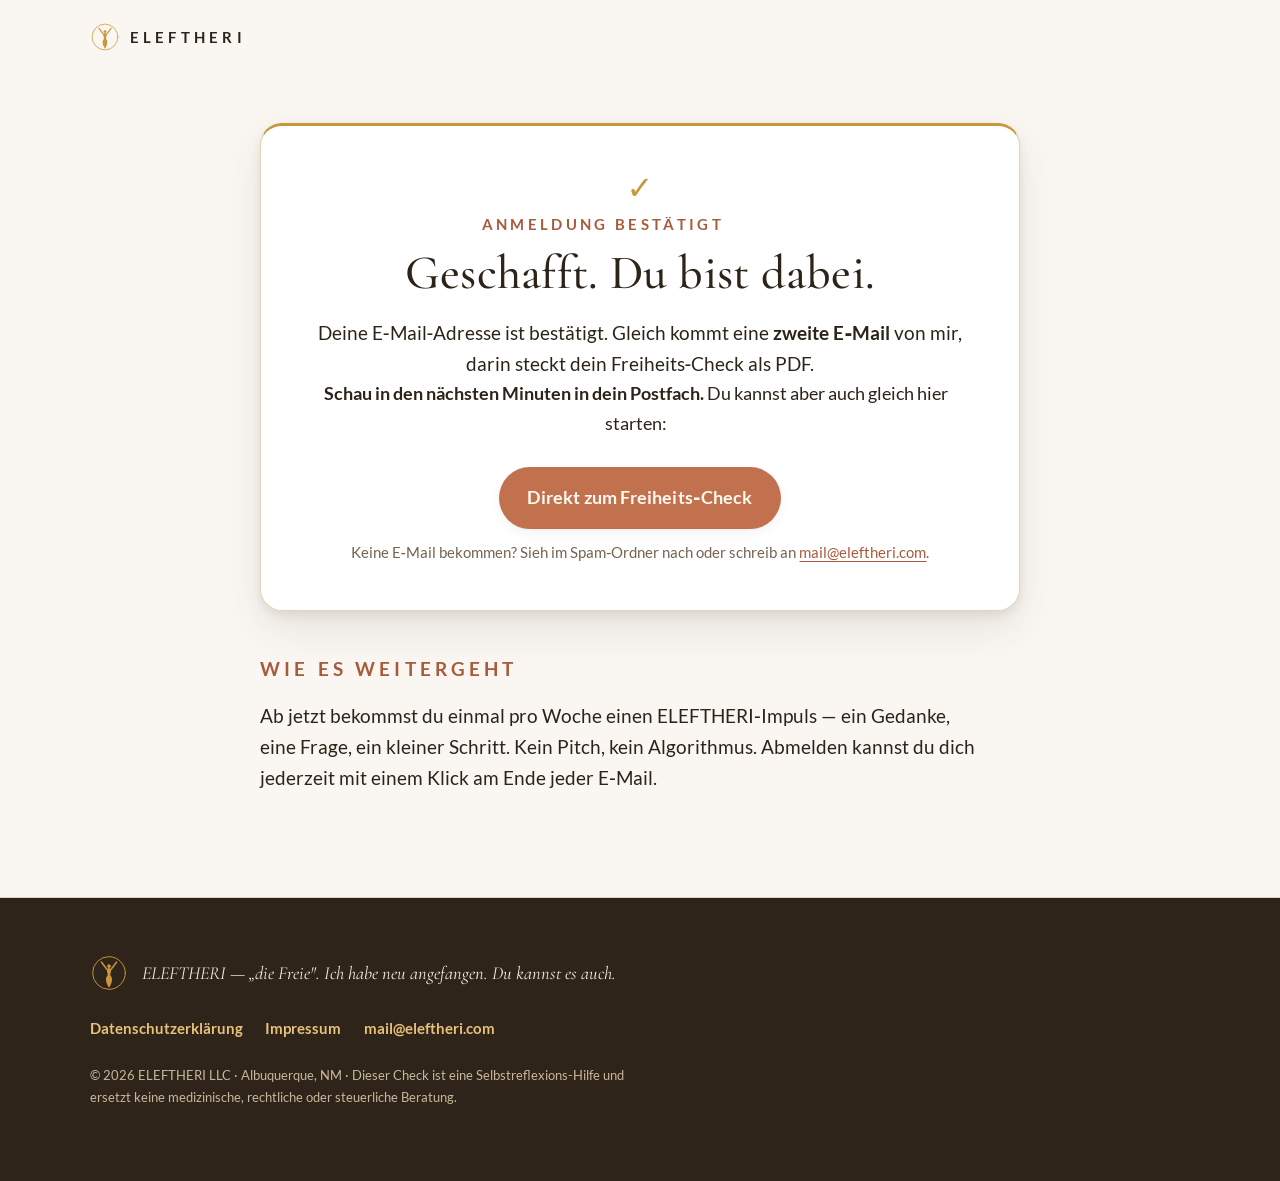
<file: bestaetigt/index.html>
<!DOCTYPE html>
<html lang="de">
<head>
<meta charset="UTF-8" />
<meta name="viewport" content="width=device-width, initial-scale=1" />
<meta name="robots" content="noindex, nofollow" />
<title>Anmeldung bestätigt — ELEFTHERI</title>
<meta name="description" content="Deine Anmeldung für den Freiheits-Check ist bestätigt." />
<link rel="stylesheet" href="../fonts/fonts.css" />
<link rel="stylesheet" href="../styles.css" />
<link rel="icon" href="data:image/svg+xml,%3Csvg xmlns='http://www.w3.org/2000/svg' viewBox='0 0 200 200'%3E%3Cg fill='none' stroke='%23C9963A' stroke-linecap='round'%3E%3Ccircle cx='100' cy='100' r='86' stroke-width='6'/%3E%3Cpath d='M92 84 C82 72 70 56 60 42' stroke-width='8'/%3E%3Cpath d='M108 84 C118 72 130 56 140 42' stroke-width='8'/%3E%3C/g%3E%3Ccircle cx='100' cy='64' r='10' fill='%23C9963A'/%3E%3Cpath d='M100 74 C106 75 111 81 111 90 C111 98 107 101 107 108 C107 118 115 120 116 130 C117 146 109 164 100 178 C91 164 83 146 84 130 C85 120 93 118 93 108 C93 101 89 98 89 90 C89 81 94 75 100 74 Z' fill='%23C9963A'/%3E%3C/svg%3E" />
<style>
  .dl-shell { min-height: 100vh; display: flex; flex-direction: column; }
  .dl-header { padding: 1.4rem 0; }
  .dl-header .wrap { display: flex; align-items: center; gap: .6rem; }
  .dl-header .brand-mark { width: 30px; height: 30px; color: var(--gold); }
  .dl-main { flex: 1 1 auto; }
  .dl-card {
    background: var(--surface); border: 1px solid var(--line);
    border-top: 3px solid var(--gold); border-radius: var(--radius-lg);
    padding: clamp(1.6rem, 1rem + 3vw, 2.8rem); box-shadow: var(--shadow-md);
    text-align: center;
  }
  .dl-card .success-mark { font-size: 2rem; color: var(--gold); line-height: 1; margin-bottom: .6rem; }
  .dl-card h1 { font-size: var(--step-3); }
  .dl-card .lede { margin: 1rem auto 0; }
  .dl-actions { display: flex; flex-direction: column; align-items: center; gap: .7rem; margin-top: 1.8rem; }
  .dl-meta { font-size: var(--step--1); color: var(--ink-muted); }
</style>
</head>
<body>
<div class="dl-shell">

  <header class="dl-header">
    <div class="wrap">
      <a class="brand" href="https://check.eleftheri.com/" aria-label="ELEFTHERI — zur Startseite">
        <svg class="brand-mark" viewBox="0 0 200 200" aria-hidden="true">
          <g fill="none" stroke="currentColor" stroke-linecap="round" stroke-linejoin="round">
            <circle cx="100" cy="100" r="86" stroke-width="5"/>
            <path d="M92 84 C82 72, 70 56, 60 42" stroke-width="7.5"/>
            <path d="M108 84 C118 72, 130 56, 140 42" stroke-width="7.5"/>
          </g>
          <circle cx="100" cy="64" r="9.5" fill="currentColor"/>
          <path d="M100 74 C106 75, 111 81, 111 90 C111 98, 107 101, 107 108 C107 118, 115 120, 116 130 C117 146, 109 164, 100 178 C91 164, 83 146, 84 130 C85 120, 93 118, 93 108 C93 101, 89 98, 89 90 C89 81, 94 75, 100 74 Z" fill="currentColor"/>
        </svg>
        <span class="brand-word">ELEFTHERI</span>
      </a>
    </div>
  </header>

  <main class="dl-main">
    <section class="band" style="border-top:0; padding-top: clamp(1.5rem, 1rem + 3vw, 3rem)">
      <div class="narrow">

        <div class="dl-card">
          <p class="success-mark" aria-hidden="true">✓</p>
          <p class="eyebrow" style="margin-bottom:.6rem">Anmeldung bestätigt</p>
          <h1>Geschafft. Du bist dabei.</h1>
          <p class="lede">
            Deine E&#8209;Mail&#8209;Adresse ist bestätigt. Gleich kommt eine
            <strong>zweite E&#8209;Mail</strong> von mir, darin steckt dein
            Freiheits&#8209;Check als PDF.
          </p>
          <p>
            <strong>Schau in den nächsten Minuten in dein Postfach.</strong>
            Du kannst aber auch gleich hier starten:
          </p>

          <div class="dl-actions">
            <a class="btn btn-primary" href="/freiheits-check/">Direkt zum Freiheits&#8209;Check</a>
            <span class="dl-meta">
              Keine E&#8209;Mail bekommen? Sieh im Spam&#8209;Ordner nach oder schreib an
              <a class="cloak" data-u="mail" data-d="eleftheri.com" href="/impressum/">uns</a>.
            </span>
          </div>
        </div>

        <div class="prose" style="margin-top:2.6rem">
          <p class="eyebrow">Wie es weitergeht</p>
          <p>
            Ab jetzt bekommst du einmal pro Woche einen ELEFTHERI&#8209;Impuls —
            ein Gedanke, eine Frage, ein kleiner Schritt. Kein Pitch, kein
            Algorithmus. Abmelden kannst du dich jederzeit mit einem Klick am
            Ende jeder E&#8209;Mail.
          </p>
        </div>

      </div>
    </section>
  </main>

  <footer class="site-footer">
    <div class="wrap footer-inner">
      <div class="footer-brand">
        <svg class="brand-mark" viewBox="0 0 200 200" aria-hidden="true">
          <g fill="none" stroke="currentColor" stroke-linecap="round" stroke-linejoin="round">
            <circle cx="100" cy="100" r="86" stroke-width="5"/>
            <path d="M92 84 C82 72, 70 56, 60 42" stroke-width="7.5"/>
            <path d="M108 84 C118 72, 130 56, 140 42" stroke-width="7.5"/>
          </g>
          <circle cx="100" cy="64" r="9.5" fill="currentColor"/>
          <path d="M100 74 C106 75, 111 81, 111 90 C111 98, 107 101, 107 108 C107 118, 115 120, 116 130 C117 146, 109 164, 100 178 C91 164, 83 146, 84 130 C85 120, 93 118, 93 108 C93 101, 89 98, 89 90 C89 81, 94 75, 100 74 Z" fill="currentColor"/>
        </svg>
        <p class="footer-tag">ELEFTHERI — „die Freie". Ich habe neu angefangen. Du kannst es auch.</p>
      </div>
      <nav class="footer-links" aria-label="Rechtliches">
        <a href="/datenschutz/">Datenschutzerklärung</a>
        <a href="/impressum/">Impressum</a>
        <a class="cloak" data-u="mail" data-d="eleftheri.com" href="/impressum/">Kontakt</a>
      </nav>
      <p class="footer-legal">
        © 2026 ELEFTHERI LLC · Albuquerque, NM · Dieser Check ist eine
        Selbstreflexions-Hilfe und ersetzt keine medizinische, rechtliche oder
        steuerliche Beratung.
      </p>
    </div>
  </footer>

</div>

<script>
(function () {
  var els = document.querySelectorAll('a.cloak');
  for (var i = 0; i < els.length; i++) {
    var a = els[i];
    var addr = a.getAttribute('data-u') + String.fromCharCode(64) + a.getAttribute('data-d');
    a.href = 'mailto:' + addr; a.textContent = addr; a.removeAttribute('class');
  }
})();
</script>
</body>
</html>
</file>
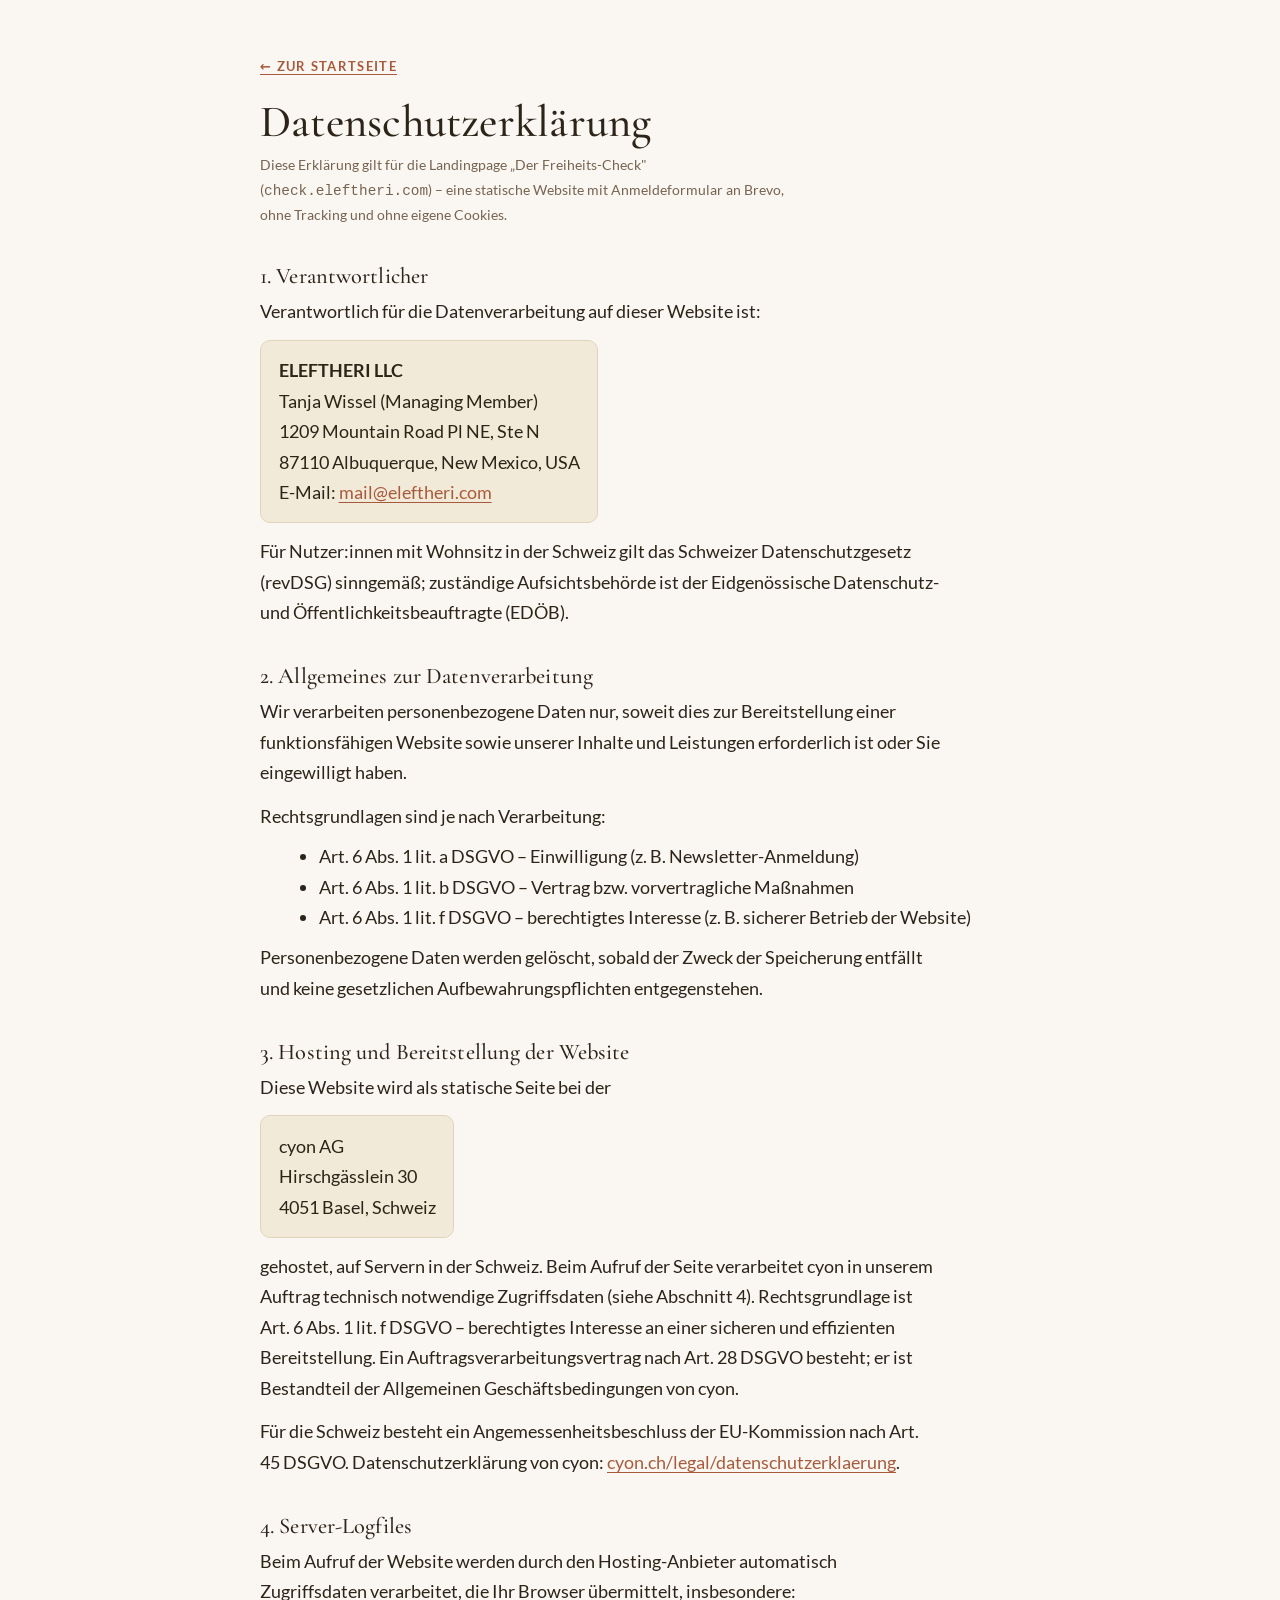
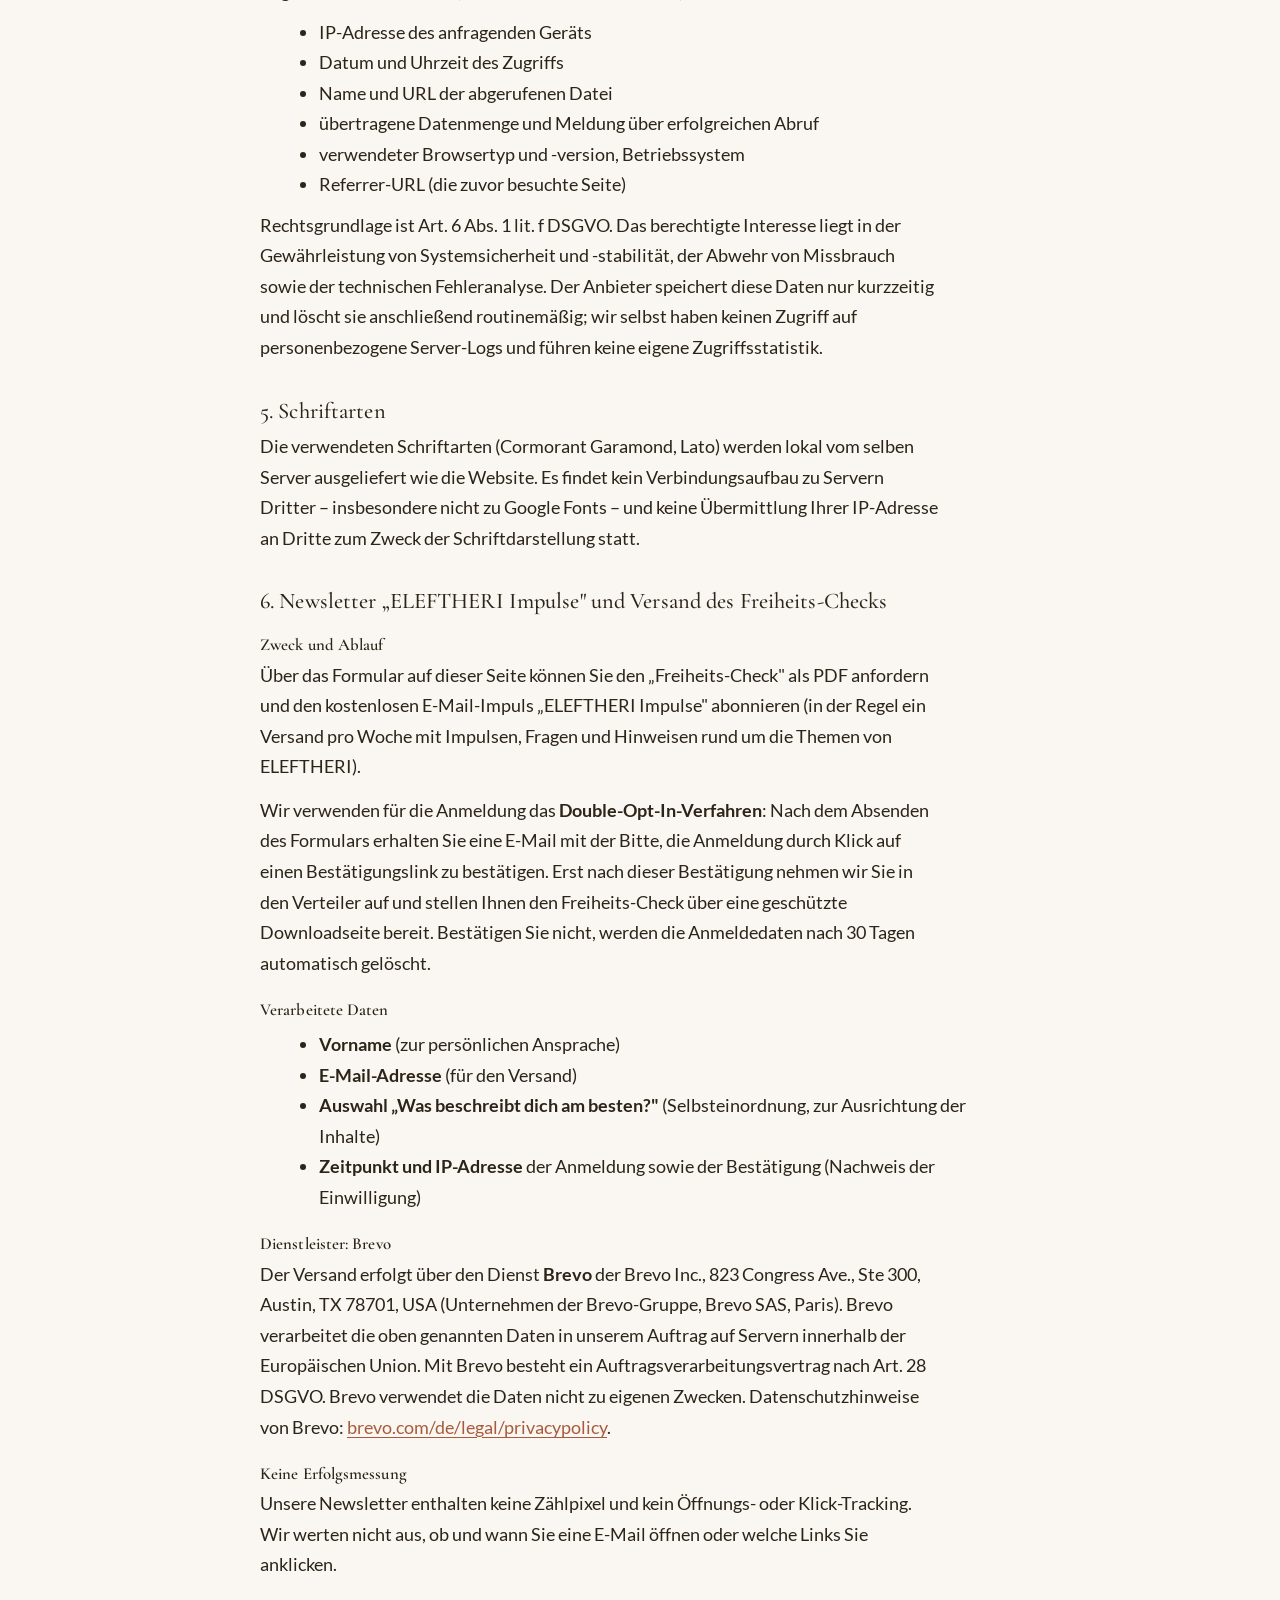
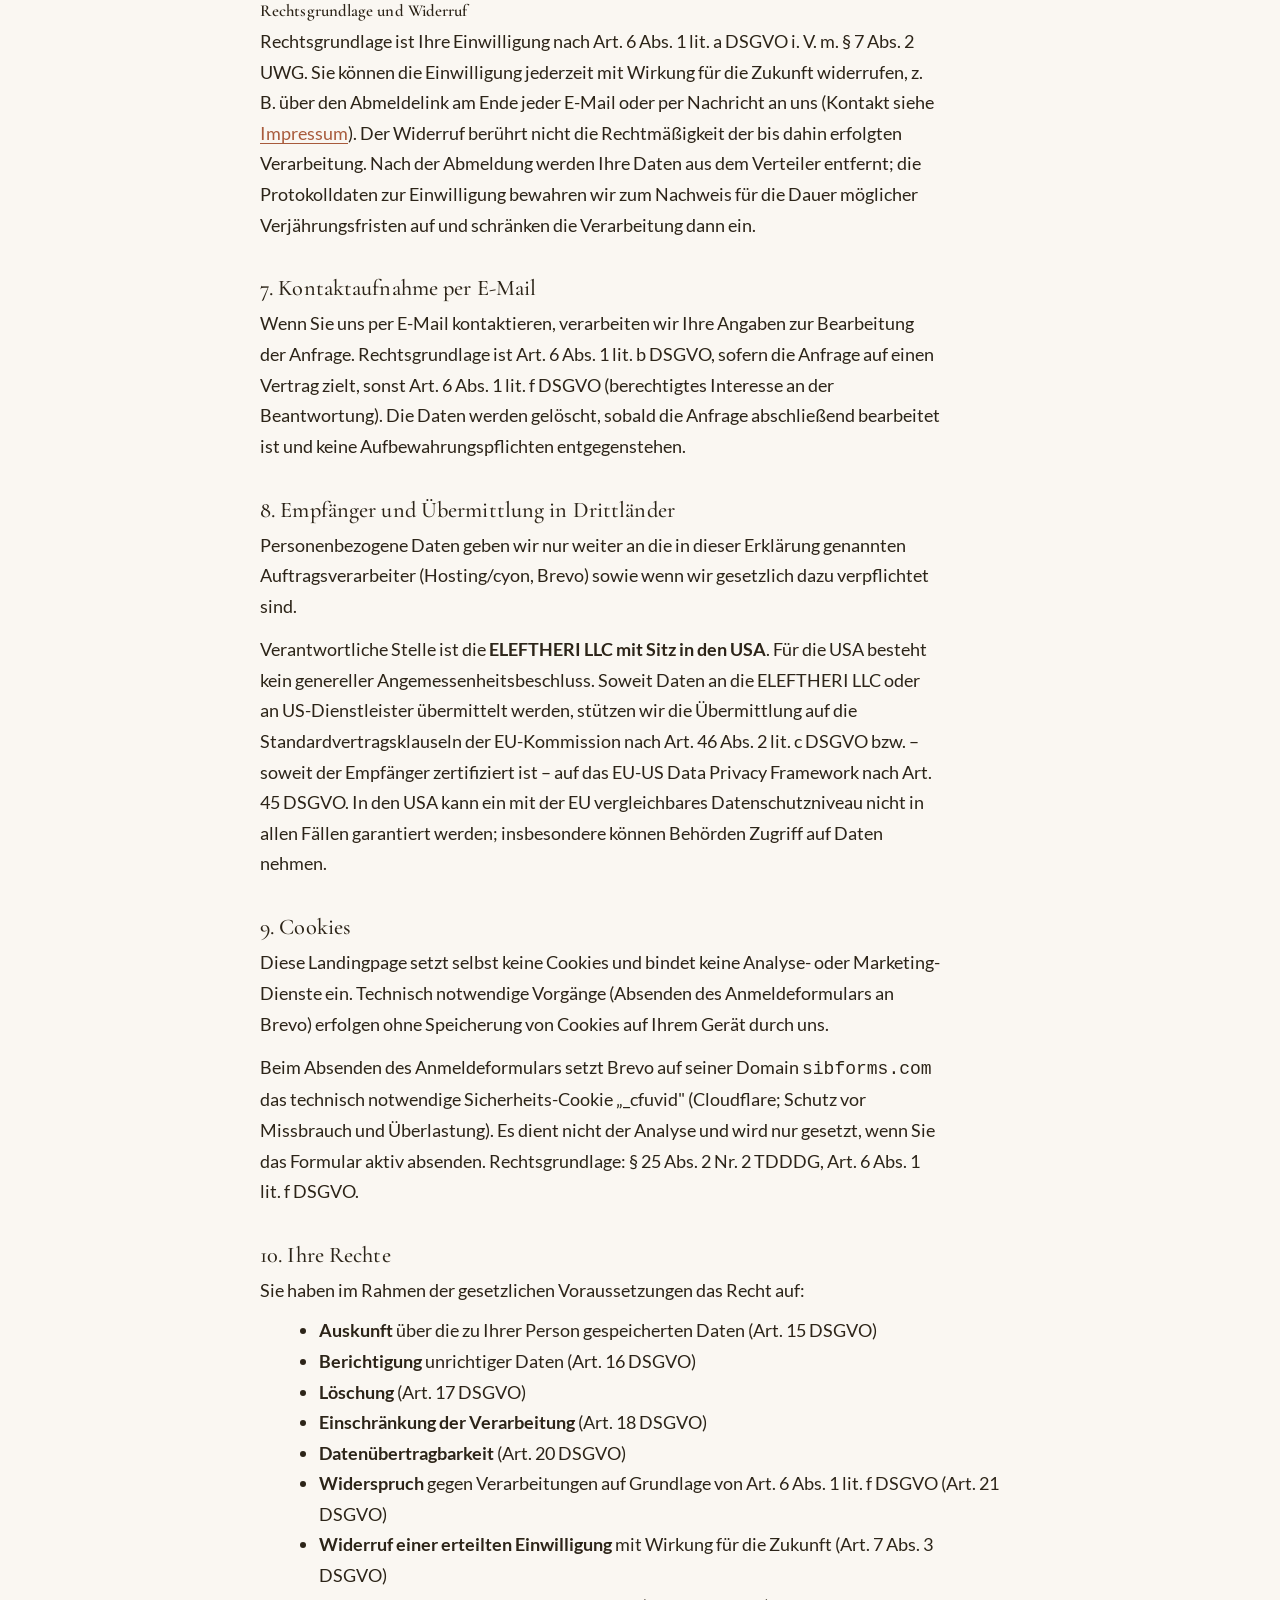
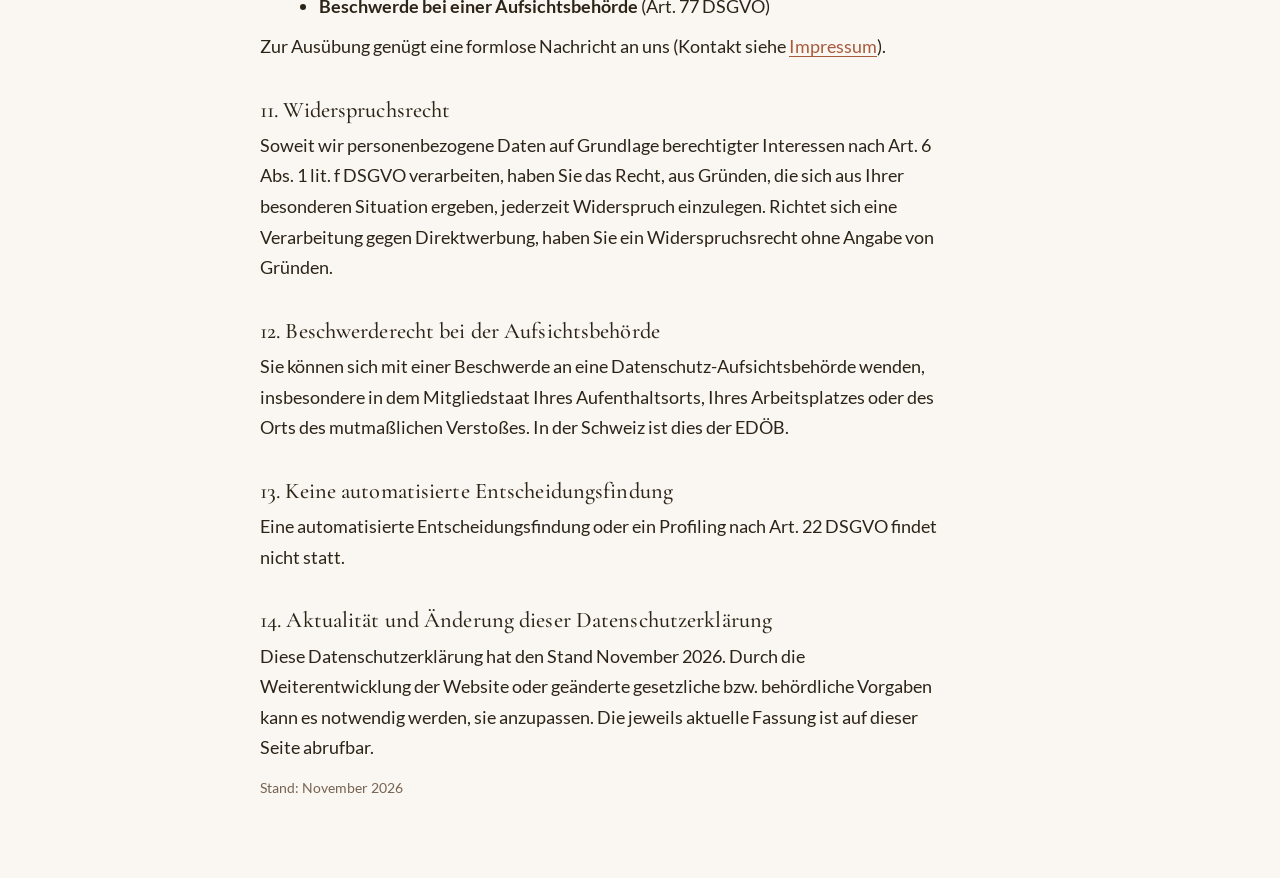
<file: datenschutz/index.html>
<!DOCTYPE html>
<html lang="de">
<head>
<meta charset="UTF-8" />
<meta name="viewport" content="width=device-width, initial-scale=1" />
<title>Datenschutzerklärung — ELEFTHERI</title>
<meta name="description" content="Informationen zur Verarbeitung personenbezogener Daten auf der Landingpage „Der Freiheits-Check"." />
<meta name="robots" content="noindex" />
<link rel="stylesheet" href="../fonts/fonts.css" />
<link rel="stylesheet" href="../styles.css" />
<link rel="icon" href="data:image/svg+xml,%3Csvg xmlns='http://www.w3.org/2000/svg' viewBox='0 0 200 200'%3E%3Cg fill='none' stroke='%23C9963A' stroke-linecap='round'%3E%3Ccircle cx='100' cy='100' r='86' stroke-width='6'/%3E%3Cpath d='M92 84 C82 72 70 56 60 42' stroke-width='8'/%3E%3Cpath d='M108 84 C118 72 130 56 140 42' stroke-width='8'/%3E%3C/g%3E%3Ccircle cx='100' cy='64' r='10' fill='%23C9963A'/%3E%3Cpath d='M100 74 C106 75 111 81 111 90 C111 98 107 101 107 108 C107 118 115 120 116 130 C117 146 109 164 100 178 C91 164 83 146 84 130 C85 120 93 118 93 108 C93 101 89 98 89 90 C89 81 94 75 100 74 Z' fill='%23C9963A'/%3E%3C/svg%3E" />
<style>
  .rt-wrap { width: min(100% - 2.4rem, 760px); margin: 0 auto; padding: 3.5rem 0 5rem; }
  .rt-back { font-size: .82rem; letter-spacing: .1em; text-transform: uppercase; font-weight: 700; }
  .rechtstext { line-height: 1.7; }
  .rechtstext h1 { font-family: "Cormorant Garamond", Georgia, serif; font-size: clamp(2rem, 1.6rem + 2vw, 2.8rem); margin: 1.2rem 0 .4rem; }
  .rechtstext h2 { font-family: "Cormorant Garamond", Georgia, serif; font-size: 1.4rem; margin: 2.2rem 0 .5rem; }
  .rechtstext h3 { font-size: 1.05rem; margin: 1.4rem 0 .3rem; }
  .rechtstext p, .rechtstext li { max-width: 68ch; }
  .rechtstext p + p { margin-top: .8rem; }
  .rechtstext ul { margin: .6rem 0 .6rem 1.2rem; }
  .rechtstext .addr { font-style: normal; background: var(--sand, #F2EAD8); border: 1px solid var(--line, #E1D4BC); border-radius: 10px; padding: .9rem 1.1rem; display: inline-block; }
  .rechtstext .muted { color: var(--ink-muted, #766351); font-size: .9rem; }
</style>
</head>
<body>
<div class="rt-wrap">
  <p class="rt-back"><a href="/">&larr; Zur Startseite</a></p>
  <article class="rechtstext">

    <h1>Datenschutzerklärung</h1>
    <p class="muted">
      Diese Erklärung gilt für die Landingpage „Der Freiheits-Check"
      (<code>check.eleftheri.com</code>) – eine statische Website mit
      Anmeldeformular an Brevo, ohne Tracking und ohne eigene Cookies.
    </p>

    <h2>1. Verantwortlicher</h2>
    <p>Verantwortlich für die Datenverarbeitung auf dieser Website ist:</p>
    <p>
      <span class="addr">
        <strong>ELEFTHERI LLC</strong><br />
        Tanja Wissel (Managing Member)<br />
        1209 Mountain Road Pl NE, Ste N<br />
        87110 Albuquerque, New Mexico, USA<br />
        E-Mail: <a class="cloak" data-u="mail" data-d="eleftheri.com" href="#">E-Mail-Adresse anzeigen</a><noscript> (mail&#8202;[at]&#8202;eleftheri&#8202;[Punkt]&#8202;com)</noscript>
      </span>
    </p>
    <p>
      Für Nutzer:innen mit Wohnsitz in der Schweiz gilt das Schweizer
      Datenschutzgesetz (revDSG) sinngemäß; zuständige Aufsichtsbehörde ist der
      Eidgenössische Datenschutz- und Öffentlichkeitsbeauftragte (EDÖB).
    </p>

    <h2>2. Allgemeines zur Datenverarbeitung</h2>
    <p>
      Wir verarbeiten personenbezogene Daten nur, soweit dies zur Bereitstellung
      einer funktionsfähigen Website sowie unserer Inhalte und Leistungen
      erforderlich ist oder Sie eingewilligt haben.
    </p>
    <p>Rechtsgrundlagen sind je nach Verarbeitung:</p>
    <ul>
      <li>Art. 6 Abs. 1 lit. a DSGVO – Einwilligung (z. B. Newsletter-Anmeldung)</li>
      <li>Art. 6 Abs. 1 lit. b DSGVO – Vertrag bzw. vorvertragliche Maßnahmen</li>
      <li>Art. 6 Abs. 1 lit. f DSGVO – berechtigtes Interesse (z. B. sicherer Betrieb der Website)</li>
    </ul>
    <p>
      Personenbezogene Daten werden gelöscht, sobald der Zweck der Speicherung
      entfällt und keine gesetzlichen Aufbewahrungspflichten entgegenstehen.
    </p>

    <h2>3. Hosting und Bereitstellung der Website</h2>
    <p>
      Diese Website wird als statische Seite bei der
    </p>
    <p>
      <span class="addr">
        cyon AG<br />
        Hirschgässlein 30<br />
        4051 Basel, Schweiz
      </span>
    </p>
    <p>
      gehostet, auf Servern in der Schweiz. Beim Aufruf der Seite verarbeitet
      cyon in unserem Auftrag technisch notwendige Zugriffsdaten (siehe
      Abschnitt 4). Rechtsgrundlage ist Art. 6 Abs. 1 lit. f DSGVO – berechtigtes
      Interesse an einer sicheren und effizienten Bereitstellung. Ein
      Auftragsverarbeitungsvertrag nach Art. 28 DSGVO besteht; er ist Bestandteil
      der Allgemeinen Geschäftsbedingungen von cyon.
    </p>
    <p>
      Für die Schweiz besteht ein Angemessenheitsbeschluss der EU-Kommission nach
      Art. 45 DSGVO. Datenschutzerklärung von cyon:
      <a href="https://www.cyon.ch/legal/datenschutzerklaerung">cyon.ch/legal/datenschutzerklaerung</a>.
    </p>

    <h2>4. Server-Logfiles</h2>
    <p>
      Beim Aufruf der Website werden durch den Hosting-Anbieter automatisch
      Zugriffsdaten verarbeitet, die Ihr Browser übermittelt, insbesondere:
    </p>
    <ul>
      <li>IP-Adresse des anfragenden Geräts</li>
      <li>Datum und Uhrzeit des Zugriffs</li>
      <li>Name und URL der abgerufenen Datei</li>
      <li>übertragene Datenmenge und Meldung über erfolgreichen Abruf</li>
      <li>verwendeter Browsertyp und -version, Betriebssystem</li>
      <li>Referrer-URL (die zuvor besuchte Seite)</li>
    </ul>
    <p>
      Rechtsgrundlage ist Art. 6 Abs. 1 lit. f DSGVO. Das berechtigte Interesse
      liegt in der Gewährleistung von Systemsicherheit und -stabilität, der
      Abwehr von Missbrauch sowie der technischen Fehleranalyse. Der Anbieter
      speichert diese Daten nur kurzzeitig und löscht sie anschließend
      routinemäßig; wir selbst haben keinen Zugriff auf personenbezogene
      Server-Logs und führen keine eigene Zugriffsstatistik.
    </p>

    <h2>5. Schriftarten</h2>
    <p>
      Die verwendeten Schriftarten (Cormorant Garamond, Lato) werden lokal vom
      selben Server ausgeliefert wie die Website. Es findet kein
      Verbindungsaufbau zu Servern Dritter – insbesondere nicht zu Google Fonts –
      und keine Übermittlung Ihrer IP-Adresse an Dritte zum Zweck der
      Schriftdarstellung statt.
    </p>

    <h2>6. Newsletter „ELEFTHERI Impulse" und Versand des Freiheits-Checks</h2>

    <h3>Zweck und Ablauf</h3>
    <p>
      Über das Formular auf dieser Seite können Sie den „Freiheits-Check" als PDF
      anfordern und den kostenlosen E-Mail-Impuls „ELEFTHERI Impulse" abonnieren
      (in der Regel ein Versand pro Woche mit Impulsen, Fragen und Hinweisen rund
      um die Themen von ELEFTHERI).
    </p>
    <p>
      Wir verwenden für die Anmeldung das <strong>Double-Opt-In-Verfahren</strong>:
      Nach dem Absenden des Formulars erhalten Sie eine E-Mail mit der Bitte, die
      Anmeldung durch Klick auf einen Bestätigungslink zu bestätigen. Erst nach
      dieser Bestätigung nehmen wir Sie in den Verteiler auf und stellen Ihnen
      den Freiheits-Check über eine geschützte Downloadseite bereit. Bestätigen
      Sie nicht, werden die Anmeldedaten nach 30 Tagen automatisch gelöscht.
    </p>

    <h3>Verarbeitete Daten</h3>
    <ul>
      <li><strong>Vorname</strong> (zur persönlichen Ansprache)</li>
      <li><strong>E-Mail-Adresse</strong> (für den Versand)</li>
      <li><strong>Auswahl „Was beschreibt dich am besten?"</strong> (Selbsteinordnung, zur Ausrichtung der Inhalte)</li>
      <li><strong>Zeitpunkt und IP-Adresse</strong> der Anmeldung sowie der Bestätigung (Nachweis der Einwilligung)</li>
    </ul>

    <h3>Dienstleister: Brevo</h3>
    <p>
      Der Versand erfolgt über den Dienst <strong>Brevo</strong> der Brevo Inc.,
      823 Congress Ave., Ste 300, Austin, TX 78701, USA (Unternehmen der
      Brevo-Gruppe, Brevo SAS, Paris). Brevo verarbeitet die oben genannten Daten
      in unserem Auftrag auf Servern innerhalb der Europäischen Union. Mit Brevo
      besteht ein Auftragsverarbeitungsvertrag nach Art. 28 DSGVO. Brevo
      verwendet die Daten nicht zu eigenen Zwecken. Datenschutzhinweise von
      Brevo:
      <a href="https://www.brevo.com/de/legal/privacypolicy/">brevo.com/de/legal/privacypolicy</a>.
    </p>

    <h3>Keine Erfolgsmessung</h3>
    <p>
      Unsere Newsletter enthalten keine Zählpixel und kein Öffnungs- oder
      Klick-Tracking. Wir werten nicht aus, ob und wann Sie eine E-Mail öffnen
      oder welche Links Sie anklicken.
    </p>

    <h3>Rechtsgrundlage und Widerruf</h3>
    <p>
      Rechtsgrundlage ist Ihre Einwilligung nach Art. 6 Abs. 1 lit. a DSGVO
      i. V. m. § 7 Abs. 2 UWG. Sie können die Einwilligung jederzeit mit Wirkung
      für die Zukunft widerrufen, z. B. über den Abmeldelink am Ende jeder E-Mail
      oder per Nachricht an uns (Kontakt siehe <a href="/impressum/">Impressum</a>).
      Der Widerruf berührt nicht die Rechtmäßigkeit der bis dahin erfolgten
      Verarbeitung. Nach der Abmeldung werden Ihre Daten aus dem Verteiler
      entfernt; die Protokolldaten zur Einwilligung bewahren wir zum Nachweis für
      die Dauer möglicher Verjährungsfristen auf und schränken die Verarbeitung
      dann ein.
    </p>

    <h2>7. Kontaktaufnahme per E-Mail</h2>
    <p>
      Wenn Sie uns per E-Mail kontaktieren, verarbeiten wir Ihre Angaben zur
      Bearbeitung der Anfrage. Rechtsgrundlage ist Art. 6 Abs. 1 lit. b DSGVO,
      sofern die Anfrage auf einen Vertrag zielt, sonst Art. 6 Abs. 1 lit. f
      DSGVO (berechtigtes Interesse an der Beantwortung). Die Daten werden
      gelöscht, sobald die Anfrage abschließend bearbeitet ist und keine
      Aufbewahrungspflichten entgegenstehen.
    </p>

    <h2>8. Empfänger und Übermittlung in Drittländer</h2>
    <p>
      Personenbezogene Daten geben wir nur weiter an die in dieser Erklärung
      genannten Auftragsverarbeiter (Hosting/cyon, Brevo) sowie wenn wir
      gesetzlich dazu verpflichtet sind.
    </p>
    <p>
      Verantwortliche Stelle ist die <strong>ELEFTHERI LLC mit Sitz in den
      USA</strong>. Für die USA besteht kein genereller
      Angemessenheitsbeschluss. Soweit Daten an die ELEFTHERI LLC oder an
      US-Dienstleister übermittelt werden, stützen wir die Übermittlung auf die
      Standardvertragsklauseln der EU-Kommission nach Art. 46 Abs. 2 lit. c DSGVO
      bzw. – soweit der Empfänger zertifiziert ist – auf das EU-US Data Privacy
      Framework nach Art. 45 DSGVO. In den USA kann ein mit der EU vergleichbares
      Datenschutzniveau nicht in allen Fällen garantiert werden; insbesondere
      können Behörden Zugriff auf Daten nehmen.
    </p>

    <h2>9. Cookies</h2>
    <p>
      Diese Landingpage setzt selbst keine Cookies und bindet keine Analyse- oder
      Marketing-Dienste ein. Technisch notwendige Vorgänge (Absenden des
      Anmeldeformulars an Brevo) erfolgen ohne Speicherung von Cookies auf Ihrem
      Gerät durch uns.
    </p>
    <p>
      Beim Absenden des Anmeldeformulars setzt Brevo auf seiner Domain
      <code>sibforms.com</code> das technisch notwendige Sicherheits-Cookie
      „_cfuvid" (Cloudflare; Schutz vor Missbrauch und Überlastung). Es dient
      nicht der Analyse und wird nur gesetzt, wenn Sie das Formular aktiv
      absenden. Rechtsgrundlage: § 25 Abs. 2 Nr. 2 TDDDG, Art. 6 Abs. 1 lit. f
      DSGVO.
    </p>

    <h2>10. Ihre Rechte</h2>
    <p>Sie haben im Rahmen der gesetzlichen Voraussetzungen das Recht auf:</p>
    <ul>
      <li><strong>Auskunft</strong> über die zu Ihrer Person gespeicherten Daten (Art. 15 DSGVO)</li>
      <li><strong>Berichtigung</strong> unrichtiger Daten (Art. 16 DSGVO)</li>
      <li><strong>Löschung</strong> (Art. 17 DSGVO)</li>
      <li><strong>Einschränkung der Verarbeitung</strong> (Art. 18 DSGVO)</li>
      <li><strong>Datenübertragbarkeit</strong> (Art. 20 DSGVO)</li>
      <li><strong>Widerspruch</strong> gegen Verarbeitungen auf Grundlage von Art. 6 Abs. 1 lit. f DSGVO (Art. 21 DSGVO)</li>
      <li><strong>Widerruf einer erteilten Einwilligung</strong> mit Wirkung für die Zukunft (Art. 7 Abs. 3 DSGVO)</li>
      <li><strong>Beschwerde bei einer Aufsichtsbehörde</strong> (Art. 77 DSGVO)</li>
    </ul>
    <p>Zur Ausübung genügt eine formlose Nachricht an uns (Kontakt siehe <a href="/impressum/">Impressum</a>).</p>

    <h2>11. Widerspruchsrecht</h2>
    <p>
      Soweit wir personenbezogene Daten auf Grundlage berechtigter Interessen
      nach Art. 6 Abs. 1 lit. f DSGVO verarbeiten, haben Sie das Recht, aus
      Gründen, die sich aus Ihrer besonderen Situation ergeben, jederzeit
      Widerspruch einzulegen. Richtet sich eine Verarbeitung gegen Direktwerbung,
      haben Sie ein Widerspruchsrecht ohne Angabe von Gründen.
    </p>

    <h2>12. Beschwerderecht bei der Aufsichtsbehörde</h2>
    <p>
      Sie können sich mit einer Beschwerde an eine Datenschutz-Aufsichtsbehörde
      wenden, insbesondere in dem Mitgliedstaat Ihres Aufenthaltsorts, Ihres
      Arbeitsplatzes oder des Orts des mutmaßlichen Verstoßes. In der Schweiz ist
      dies der EDÖB.
    </p>

    <h2>13. Keine automatisierte Entscheidungsfindung</h2>
    <p>
      Eine automatisierte Entscheidungsfindung oder ein Profiling nach Art. 22
      DSGVO findet nicht statt.
    </p>

    <h2>14. Aktualität und Änderung dieser Datenschutzerklärung</h2>
    <p>
      Diese Datenschutzerklärung hat den Stand November 2026. Durch die
      Weiterentwicklung der Website oder geänderte gesetzliche bzw. behördliche
      Vorgaben kann es notwendig werden, sie anzupassen. Die jeweils aktuelle
      Fassung ist auf dieser Seite abrufbar.
    </p>

    <p class="muted">Stand: November 2026</p>
  </article>
</div>

<script>
/* E-Mail-Adresse erst im Browser zusammensetzen — hält Harvester-Bots fern */
(function () {
  var els = document.querySelectorAll('a.cloak');
  for (var i = 0; i < els.length; i++) {
    var a = els[i];
    var addr = a.getAttribute('data-u') + String.fromCharCode(64) + a.getAttribute('data-d');
    a.href = 'mailto:' + addr;
    a.textContent = addr;
    a.removeAttribute('class');
  }
})();
</script>
</body>
</html>
</file>
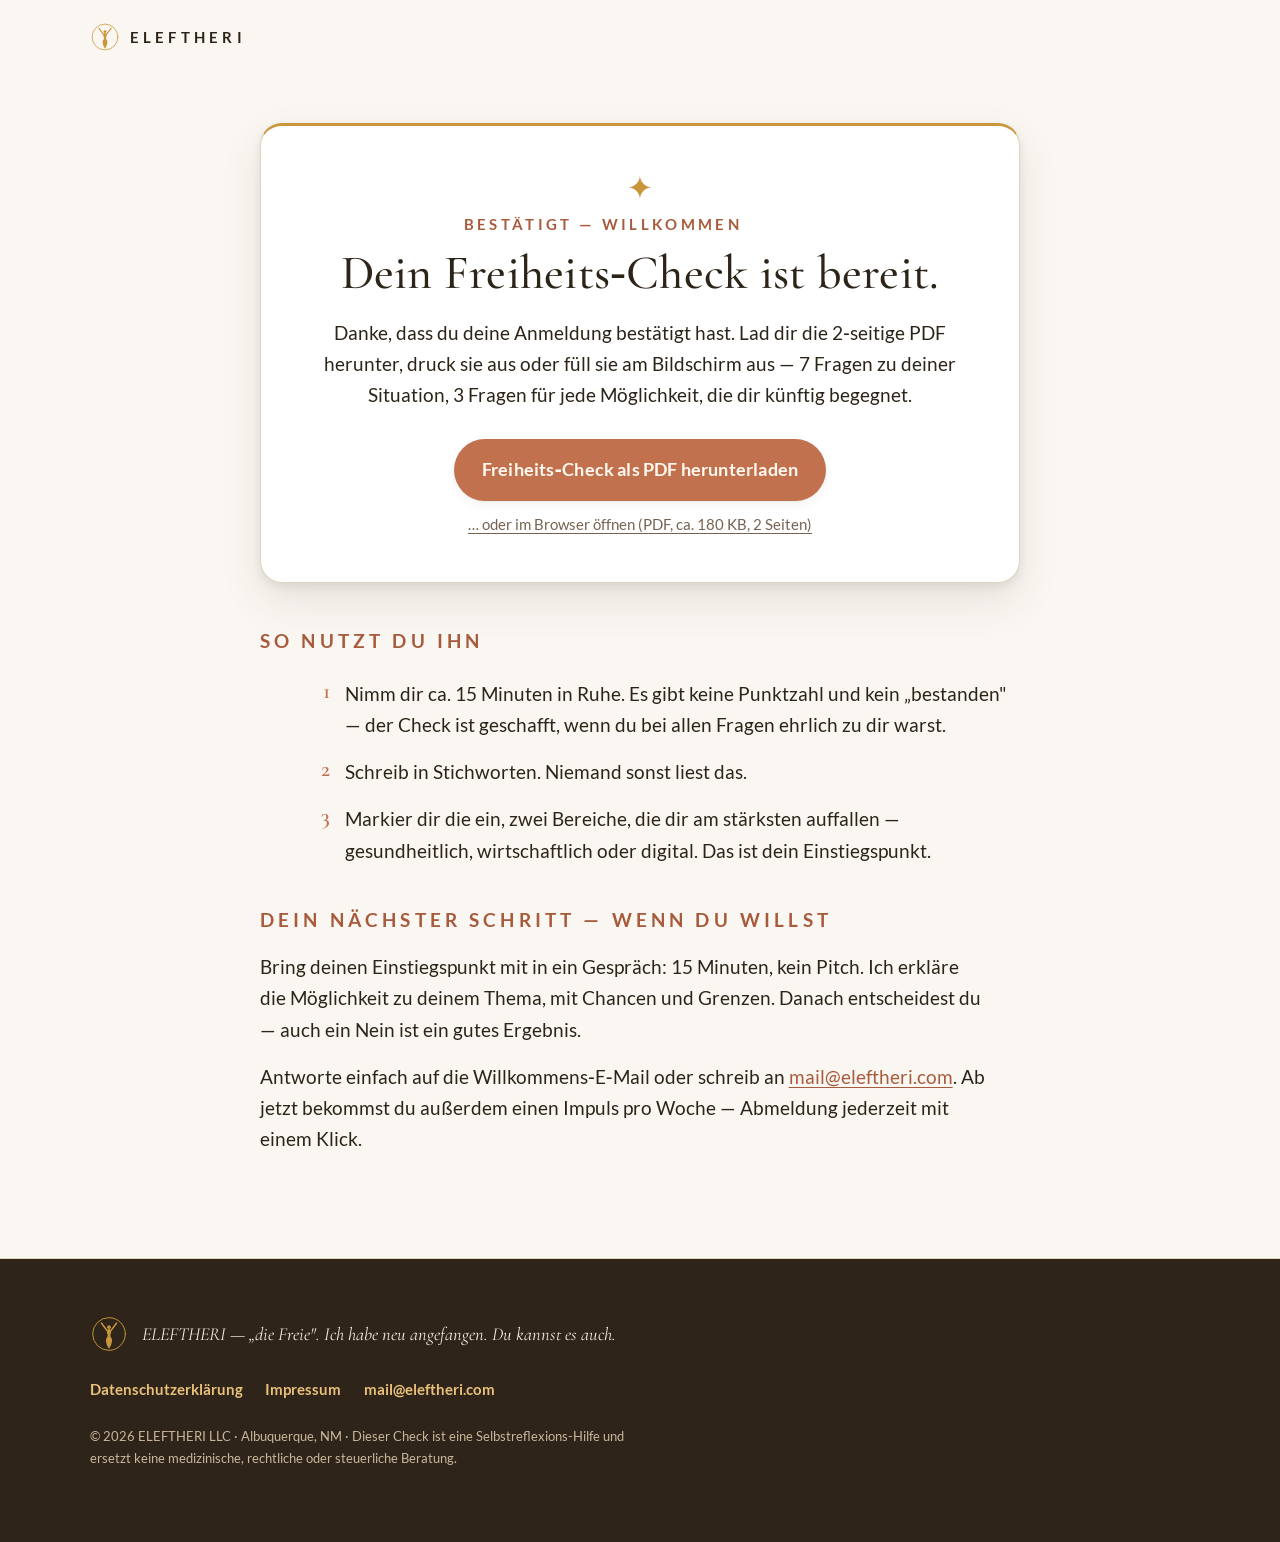
<file: freiheits-check/index.html>
<!DOCTYPE html>
<html lang="de">
<head>
<meta charset="UTF-8" />
<meta name="viewport" content="width=device-width, initial-scale=1" />
<meta name="robots" content="noindex, nofollow" />
<title>Dein Freiheits-Check — ELEFTHERI</title>
<meta name="description" content="Danke fürs Bestätigen. Hier lädst du den Freiheits-Check als PDF herunter." />
<link rel="stylesheet" href="../fonts/fonts.css" />
<link rel="stylesheet" href="../styles.css" />
<link rel="icon" href="data:image/svg+xml,%3Csvg xmlns='http://www.w3.org/2000/svg' viewBox='0 0 200 200'%3E%3Cg fill='none' stroke='%23C9963A' stroke-linecap='round'%3E%3Ccircle cx='100' cy='100' r='86' stroke-width='6'/%3E%3Cpath d='M92 84 C82 72 70 56 60 42' stroke-width='8'/%3E%3Cpath d='M108 84 C118 72 130 56 140 42' stroke-width='8'/%3E%3C/g%3E%3Ccircle cx='100' cy='64' r='10' fill='%23C9963A'/%3E%3Cpath d='M100 74 C106 75 111 81 111 90 C111 98 107 101 107 108 C107 118 115 120 116 130 C117 146 109 164 100 178 C91 164 83 146 84 130 C85 120 93 118 93 108 C93 101 89 98 89 90 C89 81 94 75 100 74 Z' fill='%23C9963A'/%3E%3C/svg%3E" />
<style>
  /* Nur was diese Seite zusätzlich braucht — Rest kommt aus styles.css */
  .dl-shell { min-height: 100vh; display: flex; flex-direction: column; }
  .dl-header { padding: 1.4rem 0; }
  .dl-header .wrap { display: flex; align-items: center; gap: .6rem; }
  .dl-header .brand-mark { width: 30px; height: 30px; color: var(--gold); }
  .dl-main { flex: 1 1 auto; }

  .dl-card {
    background: var(--surface); border: 1px solid var(--line);
    border-top: 3px solid var(--gold); border-radius: var(--radius-lg);
    padding: clamp(1.6rem, 1rem + 3vw, 2.8rem); box-shadow: var(--shadow-md);
    text-align: center;
  }
  .dl-card .success-mark {
    font-size: 2rem; color: var(--gold); line-height: 1; margin-bottom: .6rem;
  }
  .dl-card h1 { font-size: var(--step-3); }
  .dl-card .lede { margin: 1rem auto 0; }
  .dl-actions { display: flex; flex-direction: column; align-items: center; gap: .7rem; margin-top: 1.8rem; }
  .dl-meta { font-size: var(--step--1); color: var(--ink-muted); }

  .steps-plain { list-style: none; margin-top: 1.4rem; display: grid; gap: 1rem; }
  .steps-plain li { display: grid; grid-template-columns: 1.9rem 1fr; gap: .9rem; align-items: start; }
  .steps-plain .n {
    font-family: "Cormorant Garamond", Georgia, serif; font-weight: 600;
    font-size: 1.4rem; color: var(--terra); text-align: right; line-height: 1.2;
  }
  .steps-plain p { margin: 0; }
</style>
</head>
<body>
<div class="dl-shell">

  <header class="dl-header">
    <div class="wrap">
      <a class="brand" href="https://check.eleftheri.com/" aria-label="ELEFTHERI — zur Startseite">
        <svg class="brand-mark" viewBox="0 0 200 200" aria-hidden="true">
          <g fill="none" stroke="currentColor" stroke-linecap="round" stroke-linejoin="round">
            <circle cx="100" cy="100" r="86" stroke-width="5"/>
            <path d="M92 84 C82 72, 70 56, 60 42" stroke-width="7.5"/>
            <path d="M108 84 C118 72, 130 56, 140 42" stroke-width="7.5"/>
          </g>
          <circle cx="100" cy="64" r="9.5" fill="currentColor"/>
          <path d="M100 74 C106 75, 111 81, 111 90 C111 98, 107 101, 107 108 C107 118, 115 120, 116 130 C117 146, 109 164, 100 178 C91 164, 83 146, 84 130 C85 120, 93 118, 93 108 C93 101, 89 98, 89 90 C89 81, 94 75, 100 74 Z" fill="currentColor"/>
        </svg>
        <span class="brand-word">ELEFTHERI</span>
      </a>
    </div>
  </header>

  <main class="dl-main">
    <section class="band" style="border-top:0; padding-top: clamp(1.5rem, 1rem + 3vw, 3rem)">
      <div class="narrow">

        <div class="dl-card">
          <p class="success-mark" aria-hidden="true">✦</p>
          <p class="eyebrow" style="margin-bottom:.6rem">Bestätigt — willkommen</p>
          <h1>Dein Freiheits&#8209;Check ist bereit.</h1>
          <p class="lede">
            Danke, dass du deine Anmeldung bestätigt hast. Lad dir die 2&#8209;seitige
            PDF herunter, druck sie aus oder füll sie am Bildschirm aus — 7 Fragen
            zu deiner Situation, 3 Fragen für jede Möglichkeit, die dir künftig begegnet.
          </p>

          <div class="dl-actions">
            <a class="btn btn-primary" href="Der-Freiheits-Check.pdf" download>
              Freiheits&#8209;Check als PDF herunterladen
            </a>
            <a class="dl-meta" href="Der-Freiheits-Check.pdf" target="_blank" rel="noopener">
              … oder im Browser öffnen (PDF, ca. 180&nbsp;KB, 2&nbsp;Seiten)
            </a>
          </div>
        </div>

        <div class="prose" style="margin-top:2.6rem">
          <p class="eyebrow">So nutzt du ihn</p>
          <ol class="steps-plain">
            <li>
              <span class="n">1</span>
              <p>Nimm dir ca. 15&nbsp;Minuten in Ruhe. Es gibt keine Punktzahl und
              kein „bestanden" — der Check ist geschafft, wenn du bei allen Fragen
              ehrlich zu dir warst.</p>
            </li>
            <li>
              <span class="n">2</span>
              <p>Schreib in Stichworten. Niemand sonst liest das.</p>
            </li>
            <li>
              <span class="n">3</span>
              <p>Markier dir die ein, zwei Bereiche, die dir am stärksten auffallen —
              gesundheitlich, wirtschaftlich oder digital. Das ist dein Einstiegspunkt.</p>
            </li>
          </ol>
        </div>

        <div class="prose" style="margin-top:2.4rem">
          <p class="eyebrow">Dein nächster Schritt — wenn du willst</p>
          <p>
            Bring deinen Einstiegspunkt mit in ein Gespräch: 15&nbsp;Minuten, kein Pitch.
            Ich erkläre die Möglichkeit zu deinem Thema, mit Chancen und Grenzen.
            Danach entscheidest du — auch ein Nein ist ein gutes Ergebnis.
          </p>
          <p>
            Antworte einfach auf die Willkommens&#8209;E&#8209;Mail oder schreib an
            <a class="cloak" data-u="mail" data-d="eleftheri.com" href="/impressum/">uns</a>.
            Ab jetzt bekommst du außerdem einen Impuls pro Woche — Abmeldung
            jederzeit mit einem Klick.
          </p>
        </div>

      </div>
    </section>
  </main>

  <footer class="site-footer">
    <div class="wrap footer-inner">
      <div class="footer-brand">
        <svg class="brand-mark" viewBox="0 0 200 200" aria-hidden="true">
          <g fill="none" stroke="currentColor" stroke-linecap="round" stroke-linejoin="round">
            <circle cx="100" cy="100" r="86" stroke-width="5"/>
            <path d="M92 84 C82 72, 70 56, 60 42" stroke-width="7.5"/>
            <path d="M108 84 C118 72, 130 56, 140 42" stroke-width="7.5"/>
          </g>
          <circle cx="100" cy="64" r="9.5" fill="currentColor"/>
          <path d="M100 74 C106 75, 111 81, 111 90 C111 98, 107 101, 107 108 C107 118, 115 120, 116 130 C117 146, 109 164, 100 178 C91 164, 83 146, 84 130 C85 120, 93 118, 93 108 C93 101, 89 98, 89 90 C89 81, 94 75, 100 74 Z" fill="currentColor"/>
        </svg>
        <p class="footer-tag">ELEFTHERI — „die Freie". Ich habe neu angefangen. Du kannst es auch.</p>
      </div>
      <nav class="footer-links" aria-label="Rechtliches">
        <a href="/datenschutz/">Datenschutzerklärung</a>
        <a href="/impressum/">Impressum</a>
        <a class="cloak" data-u="mail" data-d="eleftheri.com" href="/impressum/">Kontakt</a>
      </nav>
      <p class="footer-legal">
        © 2026 ELEFTHERI LLC · Albuquerque, NM · Dieser Check ist eine
        Selbstreflexions-Hilfe und ersetzt keine medizinische, rechtliche oder
        steuerliche Beratung.
      </p>
    </div>
  </footer>

</div>

<script>
/* E-Mail-Adresse erst im Browser zusammensetzen — hält Harvester-Bots fern */
(function () {
  var els = document.querySelectorAll('a.cloak');
  for (var i = 0; i < els.length; i++) {
    var a = els[i];
    var addr = a.getAttribute('data-u') + String.fromCharCode(64) + a.getAttribute('data-d');
    a.href = 'mailto:' + addr;
    a.textContent = addr;
    a.removeAttribute('class');
  }
})();
</script>
</body>
</html>
</file>
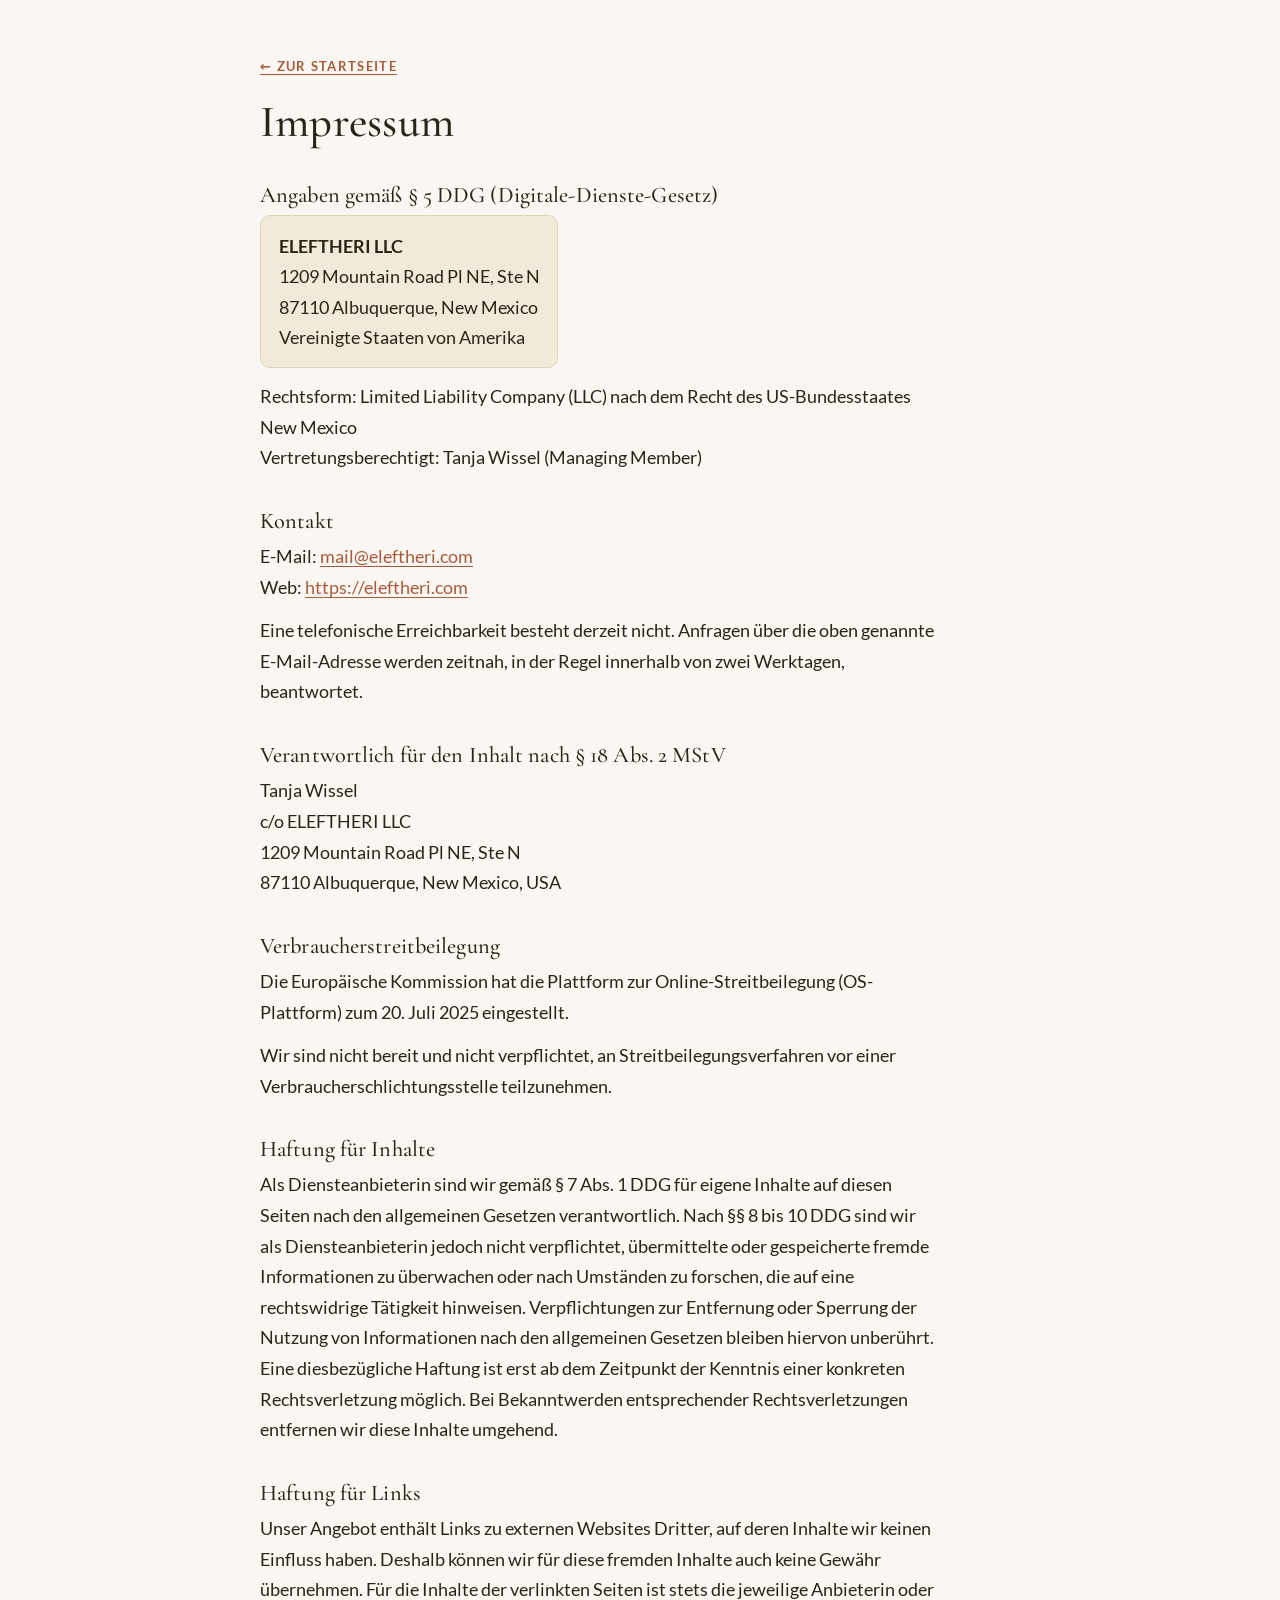
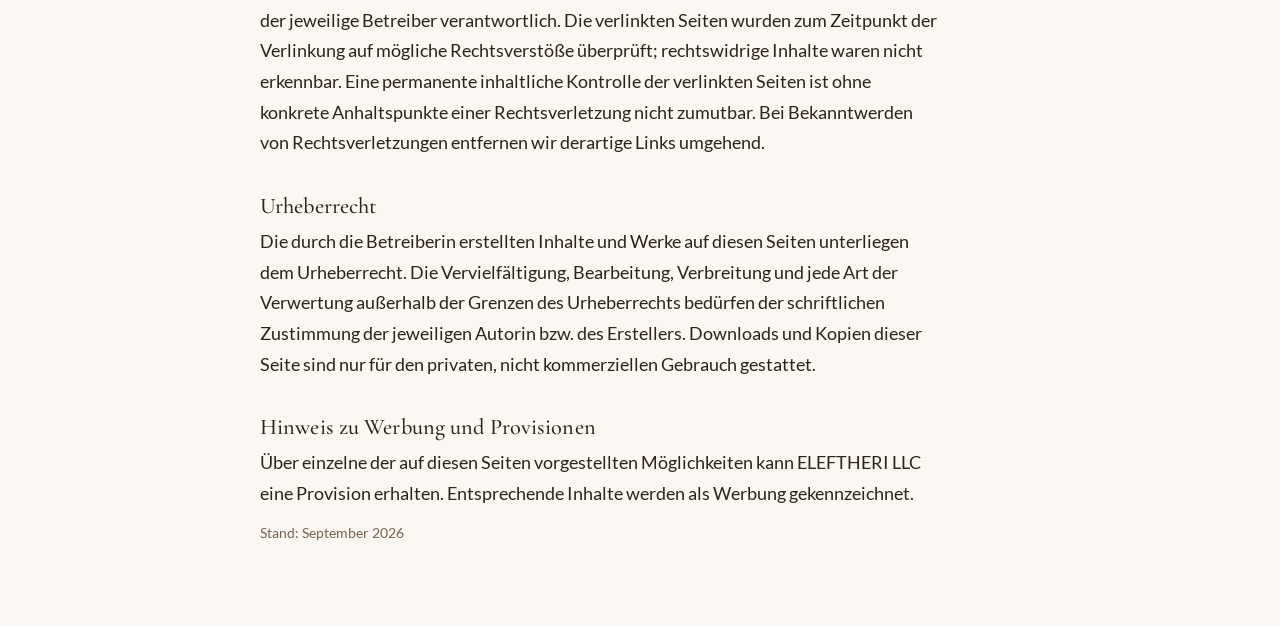
<file: impressum/index.html>
<!DOCTYPE html>
<html lang="de">
<head>
<meta charset="UTF-8" />
<meta name="viewport" content="width=device-width, initial-scale=1" />
<title>Impressum — ELEFTHERI</title>
<meta name="description" content="Anbieterkennzeichnung der ELEFTHERI LLC gemäß § 5 DDG." />
<meta name="robots" content="noindex" />
<link rel="stylesheet" href="../fonts/fonts.css" />
<link rel="stylesheet" href="../styles.css" />
<link rel="icon" href="data:image/svg+xml,%3Csvg xmlns='http://www.w3.org/2000/svg' viewBox='0 0 200 200'%3E%3Cg fill='none' stroke='%23C9963A' stroke-linecap='round'%3E%3Ccircle cx='100' cy='100' r='86' stroke-width='6'/%3E%3Cpath d='M92 84 C82 72 70 56 60 42' stroke-width='8'/%3E%3Cpath d='M108 84 C118 72 130 56 140 42' stroke-width='8'/%3E%3C/g%3E%3Ccircle cx='100' cy='64' r='10' fill='%23C9963A'/%3E%3Cpath d='M100 74 C106 75 111 81 111 90 C111 98 107 101 107 108 C107 118 115 120 116 130 C117 146 109 164 100 178 C91 164 83 146 84 130 C85 120 93 118 93 108 C93 101 89 98 89 90 C89 81 94 75 100 74 Z' fill='%23C9963A'/%3E%3C/svg%3E" />
<style>
  .rt-wrap { width: min(100% - 2.4rem, 760px); margin: 0 auto; padding: 3.5rem 0 5rem; }
  .rt-back { font-size: .82rem; letter-spacing: .1em; text-transform: uppercase; font-weight: 700; }
  .rechtstext { line-height: 1.7; }
  .rechtstext h1 { font-family: "Cormorant Garamond", Georgia, serif; font-size: clamp(2rem, 1.6rem + 2vw, 2.8rem); margin: 1.2rem 0 .4rem; }
  .rechtstext h2 { font-family: "Cormorant Garamond", Georgia, serif; font-size: 1.4rem; margin: 2.2rem 0 .5rem; }
  .rechtstext p, .rechtstext li { max-width: 68ch; }
  .rechtstext p + p { margin-top: .8rem; }
  .rechtstext ul { margin: .6rem 0 .6rem 1.2rem; }
  .rechtstext .addr { font-style: normal; background: var(--sand, #F2EAD8); border: 1px solid var(--line, #E1D4BC); border-radius: 10px; padding: .9rem 1.1rem; display: inline-block; }
  .rechtstext .muted { color: var(--ink-muted, #766351); font-size: .9rem; }
</style>
</head>
<body>
<div class="rt-wrap">
  <p class="rt-back"><a href="/">&larr; Zur Startseite</a></p>
  <article class="rechtstext">

    <h1>Impressum</h1>

    <h2>Angaben gemäß § 5 DDG (Digitale-Dienste-Gesetz)</h2>
    <p>
      <span class="addr">
        <strong>ELEFTHERI LLC</strong><br />
        1209 Mountain Road Pl NE, Ste N<br />
        87110 Albuquerque, New Mexico<br />
        Vereinigte Staaten von Amerika
      </span>
    </p>
    <p>
      Rechtsform: Limited Liability Company (LLC) nach dem Recht des
      US-Bundesstaates New Mexico<br />
      Vertretungsberechtigt: Tanja Wissel (Managing Member)
    </p>

    <h2>Kontakt</h2>
    <p>
      E-Mail:
      <a class="cloak" data-u="mail" data-d="eleftheri.com" href="#">E-Mail-Adresse anzeigen</a><noscript> (mail&#8202;[at]&#8202;eleftheri&#8202;[Punkt]&#8202;com)</noscript><br />
      Web: <a href="https://eleftheri.com">https://eleftheri.com</a>
    </p>
    <p>
      Eine telefonische Erreichbarkeit besteht derzeit nicht. Anfragen über die
      oben genannte E-Mail-Adresse werden zeitnah, in der Regel innerhalb von
      zwei Werktagen, beantwortet.
    </p>

    <h2>Verantwortlich für den Inhalt nach § 18 Abs. 2 MStV</h2>
    <p>
      Tanja Wissel<br />
      c/o ELEFTHERI LLC<br />
      1209 Mountain Road Pl NE, Ste N<br />
      87110 Albuquerque, New Mexico, USA
    </p>

    <h2>Verbraucherstreitbeilegung</h2>
    <p>
      Die Europäische Kommission hat die Plattform zur Online-Streitbeilegung
      (OS-Plattform) zum 20. Juli 2025 eingestellt.
    </p>
    <p>
      Wir sind nicht bereit und nicht verpflichtet, an Streitbeilegungsverfahren
      vor einer Verbraucherschlichtungsstelle teilzunehmen.
    </p>

    <h2>Haftung für Inhalte</h2>
    <p>
      Als Diensteanbieterin sind wir gemäß § 7 Abs. 1 DDG für eigene Inhalte auf
      diesen Seiten nach den allgemeinen Gesetzen verantwortlich. Nach §§ 8 bis
      10 DDG sind wir als Diensteanbieterin jedoch nicht verpflichtet,
      übermittelte oder gespeicherte fremde Informationen zu überwachen oder nach
      Umständen zu forschen, die auf eine rechtswidrige Tätigkeit hinweisen.
      Verpflichtungen zur Entfernung oder Sperrung der Nutzung von Informationen
      nach den allgemeinen Gesetzen bleiben hiervon unberührt. Eine
      diesbezügliche Haftung ist erst ab dem Zeitpunkt der Kenntnis einer
      konkreten Rechtsverletzung möglich. Bei Bekanntwerden entsprechender
      Rechtsverletzungen entfernen wir diese Inhalte umgehend.
    </p>

    <h2>Haftung für Links</h2>
    <p>
      Unser Angebot enthält Links zu externen Websites Dritter, auf deren Inhalte
      wir keinen Einfluss haben. Deshalb können wir für diese fremden Inhalte
      auch keine Gewähr übernehmen. Für die Inhalte der verlinkten Seiten ist
      stets die jeweilige Anbieterin oder der jeweilige Betreiber verantwortlich.
      Die verlinkten Seiten wurden zum Zeitpunkt der Verlinkung auf mögliche
      Rechtsverstöße überprüft; rechtswidrige Inhalte waren nicht erkennbar. Eine
      permanente inhaltliche Kontrolle der verlinkten Seiten ist ohne konkrete
      Anhaltspunkte einer Rechtsverletzung nicht zumutbar. Bei Bekanntwerden von
      Rechtsverletzungen entfernen wir derartige Links umgehend.
    </p>

    <h2>Urheberrecht</h2>
    <p>
      Die durch die Betreiberin erstellten Inhalte und Werke auf diesen Seiten
      unterliegen dem Urheberrecht. Die Vervielfältigung, Bearbeitung,
      Verbreitung und jede Art der Verwertung außerhalb der Grenzen des
      Urheberrechts bedürfen der schriftlichen Zustimmung der jeweiligen Autorin
      bzw. des Erstellers. Downloads und Kopien dieser Seite sind nur für den
      privaten, nicht kommerziellen Gebrauch gestattet.
    </p>

    <h2>Hinweis zu Werbung und Provisionen</h2>
    <p>
      Über einzelne der auf diesen Seiten vorgestellten Möglichkeiten kann
      ELEFTHERI LLC eine Provision erhalten. Entsprechende Inhalte werden als
      Werbung gekennzeichnet.
    </p>

    <p class="muted">Stand: September 2026</p>
  </article>
</div>

<script>
/* E-Mail-Adresse erst im Browser zusammensetzen — hält Harvester-Bots fern */
(function () {
  var els = document.querySelectorAll('a.cloak');
  for (var i = 0; i < els.length; i++) {
    var a = els[i];
    var addr = a.getAttribute('data-u') + String.fromCharCode(64) + a.getAttribute('data-d');
    a.href = 'mailto:' + addr;
    a.textContent = addr;
    a.removeAttribute('class');
  }
})();
</script>
</body>
</html>
</file>
<file: fonts/fonts.css>
/* Lokal eingebundene Schriften — ersetzt Google Fonts CDN.
   Quelle: Google Fonts (Cormorant Garamond, Lato), Subsets latin + latin-ext.
   Neu erzeugen: siehe fonts/README.md */

/* Cormorant Garamond 400 italic — latin-ext */
@font-face {
  font-family: 'Cormorant Garamond';
  font-style: italic;
  font-weight: 400;
  font-display: swap;
  src: url(./cormorant-garamond-400-italic-latin-ext.woff2) format('woff2');
  unicode-range: U+0100-02BA, U+02BD-02C5, U+02C7-02CC, U+02CE-02D7, U+02DD-02FF, U+0304, U+0308, U+0329, U+1D00-1DBF, U+1E00-1E9F, U+1EF2-1EFF, U+2020, U+20A0-20AB, U+20AD-20C0, U+2113, U+2C60-2C7F, U+A720-A7FF;
}

/* Cormorant Garamond 400 italic — latin */
@font-face {
  font-family: 'Cormorant Garamond';
  font-style: italic;
  font-weight: 400;
  font-display: swap;
  src: url(./cormorant-garamond-400-italic-latin.woff2) format('woff2');
  unicode-range: U+0000-00FF, U+0131, U+0152-0153, U+02BB-02BC, U+02C6, U+02DA, U+02DC, U+0304, U+0308, U+0329, U+2000-206F, U+20AC, U+2122, U+2191, U+2193, U+2212, U+2215, U+FEFF, U+FFFD;
}

/* Cormorant Garamond 500 italic — latin-ext */
@font-face {
  font-family: 'Cormorant Garamond';
  font-style: italic;
  font-weight: 500;
  font-display: swap;
  src: url(./cormorant-garamond-500-italic-latin-ext.woff2) format('woff2');
  unicode-range: U+0100-02BA, U+02BD-02C5, U+02C7-02CC, U+02CE-02D7, U+02DD-02FF, U+0304, U+0308, U+0329, U+1D00-1DBF, U+1E00-1E9F, U+1EF2-1EFF, U+2020, U+20A0-20AB, U+20AD-20C0, U+2113, U+2C60-2C7F, U+A720-A7FF;
}

/* Cormorant Garamond 500 italic — latin */
@font-face {
  font-family: 'Cormorant Garamond';
  font-style: italic;
  font-weight: 500;
  font-display: swap;
  src: url(./cormorant-garamond-500-italic-latin.woff2) format('woff2');
  unicode-range: U+0000-00FF, U+0131, U+0152-0153, U+02BB-02BC, U+02C6, U+02DA, U+02DC, U+0304, U+0308, U+0329, U+2000-206F, U+20AC, U+2122, U+2191, U+2193, U+2212, U+2215, U+FEFF, U+FFFD;
}

/* Cormorant Garamond 400 normal — latin-ext */
@font-face {
  font-family: 'Cormorant Garamond';
  font-style: normal;
  font-weight: 400;
  font-display: swap;
  src: url(./cormorant-garamond-400-normal-latin-ext.woff2) format('woff2');
  unicode-range: U+0100-02BA, U+02BD-02C5, U+02C7-02CC, U+02CE-02D7, U+02DD-02FF, U+0304, U+0308, U+0329, U+1D00-1DBF, U+1E00-1E9F, U+1EF2-1EFF, U+2020, U+20A0-20AB, U+20AD-20C0, U+2113, U+2C60-2C7F, U+A720-A7FF;
}

/* Cormorant Garamond 400 normal — latin */
@font-face {
  font-family: 'Cormorant Garamond';
  font-style: normal;
  font-weight: 400;
  font-display: swap;
  src: url(./cormorant-garamond-400-normal-latin.woff2) format('woff2');
  unicode-range: U+0000-00FF, U+0131, U+0152-0153, U+02BB-02BC, U+02C6, U+02DA, U+02DC, U+0304, U+0308, U+0329, U+2000-206F, U+20AC, U+2122, U+2191, U+2193, U+2212, U+2215, U+FEFF, U+FFFD;
}

/* Cormorant Garamond 500 normal — latin-ext */
@font-face {
  font-family: 'Cormorant Garamond';
  font-style: normal;
  font-weight: 500;
  font-display: swap;
  src: url(./cormorant-garamond-500-normal-latin-ext.woff2) format('woff2');
  unicode-range: U+0100-02BA, U+02BD-02C5, U+02C7-02CC, U+02CE-02D7, U+02DD-02FF, U+0304, U+0308, U+0329, U+1D00-1DBF, U+1E00-1E9F, U+1EF2-1EFF, U+2020, U+20A0-20AB, U+20AD-20C0, U+2113, U+2C60-2C7F, U+A720-A7FF;
}

/* Cormorant Garamond 500 normal — latin */
@font-face {
  font-family: 'Cormorant Garamond';
  font-style: normal;
  font-weight: 500;
  font-display: swap;
  src: url(./cormorant-garamond-500-normal-latin.woff2) format('woff2');
  unicode-range: U+0000-00FF, U+0131, U+0152-0153, U+02BB-02BC, U+02C6, U+02DA, U+02DC, U+0304, U+0308, U+0329, U+2000-206F, U+20AC, U+2122, U+2191, U+2193, U+2212, U+2215, U+FEFF, U+FFFD;
}

/* Cormorant Garamond 600 normal — latin-ext */
@font-face {
  font-family: 'Cormorant Garamond';
  font-style: normal;
  font-weight: 600;
  font-display: swap;
  src: url(./cormorant-garamond-600-normal-latin-ext.woff2) format('woff2');
  unicode-range: U+0100-02BA, U+02BD-02C5, U+02C7-02CC, U+02CE-02D7, U+02DD-02FF, U+0304, U+0308, U+0329, U+1D00-1DBF, U+1E00-1E9F, U+1EF2-1EFF, U+2020, U+20A0-20AB, U+20AD-20C0, U+2113, U+2C60-2C7F, U+A720-A7FF;
}

/* Cormorant Garamond 600 normal — latin */
@font-face {
  font-family: 'Cormorant Garamond';
  font-style: normal;
  font-weight: 600;
  font-display: swap;
  src: url(./cormorant-garamond-600-normal-latin.woff2) format('woff2');
  unicode-range: U+0000-00FF, U+0131, U+0152-0153, U+02BB-02BC, U+02C6, U+02DA, U+02DC, U+0304, U+0308, U+0329, U+2000-206F, U+20AC, U+2122, U+2191, U+2193, U+2212, U+2215, U+FEFF, U+FFFD;
}

/* Lato 300 normal — latin-ext */
@font-face {
  font-family: 'Lato';
  font-style: normal;
  font-weight: 300;
  font-display: swap;
  src: url(./lato-300-normal-latin-ext.woff2) format('woff2');
  unicode-range: U+0100-02BA, U+02BD-02C5, U+02C7-02CC, U+02CE-02D7, U+02DD-02FF, U+0304, U+0308, U+0329, U+1D00-1DBF, U+1E00-1E9F, U+1EF2-1EFF, U+2020, U+20A0-20AB, U+20AD-20C0, U+2113, U+2C60-2C7F, U+A720-A7FF;
}

/* Lato 300 normal — latin */
@font-face {
  font-family: 'Lato';
  font-style: normal;
  font-weight: 300;
  font-display: swap;
  src: url(./lato-300-normal-latin.woff2) format('woff2');
  unicode-range: U+0000-00FF, U+0131, U+0152-0153, U+02BB-02BC, U+02C6, U+02DA, U+02DC, U+0304, U+0308, U+0329, U+2000-206F, U+20AC, U+2122, U+2191, U+2193, U+2212, U+2215, U+FEFF, U+FFFD;
}

/* Lato 400 normal — latin-ext */
@font-face {
  font-family: 'Lato';
  font-style: normal;
  font-weight: 400;
  font-display: swap;
  src: url(./lato-400-normal-latin-ext.woff2) format('woff2');
  unicode-range: U+0100-02BA, U+02BD-02C5, U+02C7-02CC, U+02CE-02D7, U+02DD-02FF, U+0304, U+0308, U+0329, U+1D00-1DBF, U+1E00-1E9F, U+1EF2-1EFF, U+2020, U+20A0-20AB, U+20AD-20C0, U+2113, U+2C60-2C7F, U+A720-A7FF;
}

/* Lato 400 normal — latin */
@font-face {
  font-family: 'Lato';
  font-style: normal;
  font-weight: 400;
  font-display: swap;
  src: url(./lato-400-normal-latin.woff2) format('woff2');
  unicode-range: U+0000-00FF, U+0131, U+0152-0153, U+02BB-02BC, U+02C6, U+02DA, U+02DC, U+0304, U+0308, U+0329, U+2000-206F, U+20AC, U+2122, U+2191, U+2193, U+2212, U+2215, U+FEFF, U+FFFD;
}

/* Lato 700 normal — latin-ext */
@font-face {
  font-family: 'Lato';
  font-style: normal;
  font-weight: 700;
  font-display: swap;
  src: url(./lato-700-normal-latin-ext.woff2) format('woff2');
  unicode-range: U+0100-02BA, U+02BD-02C5, U+02C7-02CC, U+02CE-02D7, U+02DD-02FF, U+0304, U+0308, U+0329, U+1D00-1DBF, U+1E00-1E9F, U+1EF2-1EFF, U+2020, U+20A0-20AB, U+20AD-20C0, U+2113, U+2C60-2C7F, U+A720-A7FF;
}

/* Lato 700 normal — latin */
@font-face {
  font-family: 'Lato';
  font-style: normal;
  font-weight: 700;
  font-display: swap;
  src: url(./lato-700-normal-latin.woff2) format('woff2');
  unicode-range: U+0000-00FF, U+0131, U+0152-0153, U+02BB-02BC, U+02C6, U+02DA, U+02DC, U+0304, U+0308, U+0329, U+2000-206F, U+20AC, U+2122, U+2191, U+2193, U+2212, U+2215, U+FEFF, U+FFFD;
}
</file>
<file: styles.css>
/* =========================================================
   ELEFTHERI — Der Freiheits-Check
   Markenpalette: Goldocker, Terrakotta, Olivgrün, Sand, Creme, Erde
   Typo: Cormorant Garamond (Display) · Lato (Text)
   ========================================================= */

/* ---------- Reset ---------- */
*, *::before, *::after { box-sizing: border-box; }
* { margin: 0; }
html { -webkit-text-size-adjust: 100%; }
img, svg { display: block; max-width: 100%; }
button, input, select, textarea { font: inherit; color: inherit; }
[hidden] { display: none !important; }

/* ---------- Tokens: LIGHT (bare :root = complete palette) ---------- */
:root {
  --creme:        #FAF7F2;
  --sand:         #F2EAD8;
  --sand-deep:    #EADFC6;
  --gold:         #C9963A;
  --gold-soft:    #E8C07A;
  --terra:        #C2714F;
  --terra-deep:   #A85B3C;
  --olive:        #6B7C4A;
  --earth:        #3B2C1A;
  --earth-soft:   #5A4a36;

  --bg:           var(--creme);
  --bg-alt:       var(--sand);
  --bg-deep:      #2E2419;      /* dunkle Bandvariante */
  --surface:      #FFFFFF;
  --surface-2:    #FBF7EF;

  --ink:          #2C2418;
  --ink-muted:    #766351;
  --ink-onDeep:   #F3EAD9;
  --ink-onDeep-muted: #C9B79C;

  --accent:       var(--terra);
  --accent-strong:var(--terra-deep);
  --line:         #E1D4BC;
  --line-onDeep:  rgba(233,214,178,0.20);

  --shadow-sm: 0 1px 2px rgba(59,44,26,0.06), 0 4px 12px rgba(59,44,26,0.05);
  --shadow-md: 0 4px 10px rgba(59,44,26,0.08), 0 18px 40px rgba(59,44,26,0.10);

  --maxw: 1100px;
  --measure: 66ch;
  --radius: 14px;
  --radius-lg: 22px;

  --step--1: clamp(0.86rem, 0.82rem + 0.2vw, 0.95rem);
  --step-0:  clamp(1rem, 0.95rem + 0.25vw, 1.125rem);
  --step-1:  clamp(1.2rem, 1.1rem + 0.5vw, 1.4rem);
  --step-2:  clamp(1.55rem, 1.35rem + 1vw, 2.05rem);
  --step-3:  clamp(2rem, 1.6rem + 2vw, 3rem);
  --step-4:  clamp(2.6rem, 1.9rem + 3.4vw, 4.4rem);
}

/* ---------- Tokens: DARK via OS (system state, no stamp) ---------- */
@media (prefers-color-scheme: dark) {
  :root:not([data-theme="light"]) {
    --bg:        #211A11;
    --bg-alt:    #2A2116;
    --bg-deep:   #1A140C;
    --surface:   #2C2318;
    --surface-2: #322818;

    --ink:            #F1E7D6;
    --ink-muted:      #B7A488;
    --ink-onDeep:     #F1E7D6;
    --ink-onDeep-muted:#B7A488;

    --gold:      #DCAF57;
    --gold-soft: #C79A4E;
    --terra:     #D2825F;
    --terra-deep:#E0966F;
    --accent:        #D2825F;
    --accent-strong: #E0966F;
    --line:      rgba(233,214,178,0.16);
    --line-onDeep: rgba(233,214,178,0.16);
    --shadow-sm: 0 1px 2px rgba(0,0,0,0.4), 0 4px 12px rgba(0,0,0,0.35);
    --shadow-md: 0 6px 16px rgba(0,0,0,0.45), 0 24px 50px rgba(0,0,0,0.5);
  }
}

/* ---------- Tokens: DARK via explicit toggle ---------- */
:root[data-theme="dark"] {
  --bg:        #211A11;
  --bg-alt:    #2A2116;
  --bg-deep:   #1A140C;
  --surface:   #2C2318;
  --surface-2: #322818;
  --ink:            #F1E7D6;
  --ink-muted:      #B7A488;
  --ink-onDeep:     #F1E7D6;
  --ink-onDeep-muted:#B7A488;
  --gold:      #DCAF57;
  --gold-soft: #C79A4E;
  --terra:     #D2825F;
  --terra-deep:#E0966F;
  --accent:        #D2825F;
  --accent-strong: #E0966F;
  --line:      rgba(233,214,178,0.16);
  --line-onDeep: rgba(233,214,178,0.16);
  --shadow-sm: 0 1px 2px rgba(0,0,0,0.4), 0 4px 12px rgba(0,0,0,0.35);
  --shadow-md: 0 6px 16px rgba(0,0,0,0.45), 0 24px 50px rgba(0,0,0,0.5);
}

/* ---------- Base ---------- */
body {
  background: var(--bg);
  color: var(--ink);
  font-family: "Lato", "Trebuchet MS", "Segoe UI", system-ui, sans-serif;
  font-weight: 400;
  font-size: var(--step-0);
  line-height: 1.65;
  -webkit-font-smoothing: antialiased;
  text-rendering: optimizeLegibility;
}

h1, h2, h3 {
  font-family: "Cormorant Garamond", "Iowan Old Style", Georgia, serif;
  font-weight: 500;
  line-height: 1.12;
  text-wrap: balance;
  color: var(--ink);
  letter-spacing: 0.005em;
}
h1 { font-size: var(--step-4); }
h2 { font-size: var(--step-3); margin-bottom: 0.6em; }
h3 { font-size: var(--step-1); font-weight: 600; }
h1 em, h2 em, .quote em { font-style: italic; color: var(--gold); }

p { max-width: var(--measure); }
a { color: var(--accent-strong); text-decoration-thickness: 1px; text-underline-offset: 3px; }

:focus-visible {
  outline: 3px solid var(--gold);
  outline-offset: 2px;
  border-radius: 4px;
}

.skip-link {
  position: absolute; left: -999px; top: 0; z-index: 200;
  background: var(--earth); color: #fff; padding: 0.7rem 1.1rem; border-radius: 0 0 8px 0;
}
.skip-link:focus { left: 0; }

/* ---------- Layout helpers ---------- */
.wrap { width: min(100% - 2.4rem, var(--maxw)); margin-inline: auto; }
.narrow { width: min(100% - 2.4rem, 760px); margin-inline: auto; }

.band { padding: clamp(3.5rem, 2.5rem + 5vw, 7rem) 0; border-top: 1px solid var(--line); }
.band:first-of-type { border-top: 0; }
.band-sand { background: var(--bg-alt); }
.band-deep { background: var(--bg-deep); color: var(--ink-onDeep); }
.band-deep h2, .band-deep h3 { color: var(--ink-onDeep); }
.band-deep p { color: var(--ink-onDeep-muted); }
.band-deep .eyebrow { color: var(--gold-soft); }

.eyebrow {
  font-size: var(--step--1);
  letter-spacing: 0.22em;
  text-transform: uppercase;
  font-weight: 700;
  color: var(--terra-deep);
  margin-bottom: 1rem;
}
.prose { margin-top: 1.2rem; }
.prose > * + * { margin-top: 1rem; }
.prose p, .lede { font-size: clamp(1.02rem, 0.98rem + 0.3vw, 1.18rem); }
.emphasis { font-weight: 700; color: var(--ink); }
.aside {
  margin-top: 2rem; font-size: var(--step--1); color: var(--ink-muted);
  border-left: 2px solid var(--gold); padding-left: 1rem; max-width: 60ch;
}
.fineprint { margin-top: 0.9rem; font-size: var(--step--1); color: var(--ink-muted); }
.signed { margin-top: 1.2rem; font-style: italic; color: var(--ink-muted); }

/* ---------- Buttons ---------- */
.btn {
  --btn-bg: var(--accent);
  display: inline-flex; align-items: center; justify-content: center;
  gap: 0.5rem;
  padding: 0.95rem 1.7rem;
  border: 1px solid transparent;
  border-radius: 999px;
  background: var(--btn-bg);
  color: #FFF9F0;
  font-weight: 700;
  letter-spacing: 0.01em;
  text-decoration: none;
  cursor: pointer;
  transition: transform 0.18s ease, box-shadow 0.18s ease, background-color 0.18s ease;
  box-shadow: var(--shadow-sm);
}
.btn-primary:hover { background: var(--accent-strong); transform: translateY(-2px); box-shadow: var(--shadow-md); }
.btn-primary:active { transform: translateY(0); }
.btn-ghost {
  background: transparent;
  color: var(--ink);
  border-color: var(--gold);
  box-shadow: none;
}
.btn-ghost:hover { background: color-mix(in srgb, var(--gold) 14%, transparent); transform: translateY(-2px); }
.band-deep .btn-ghost { color: var(--ink-onDeep); }
.btn-sm { padding: 0.6rem 1.1rem; font-size: var(--step--1); }
.btn-block { width: 100%; margin-top: 0.5rem; }

.cta-row { display: flex; flex-wrap: wrap; gap: 0.9rem; margin-top: 1.8rem; }
.cta-row.center { justify-content: center; margin-top: 2.6rem; }

/* ---------- Header ---------- */
.site-header {
  position: sticky; top: 0; z-index: 100;
  background: color-mix(in srgb, var(--bg) 88%, transparent);
  backdrop-filter: blur(10px);
  border-bottom: 1px solid transparent;
  transition: border-color 0.2s ease, box-shadow 0.2s ease, background-color 0.2s ease;
}
.site-header.scrolled { border-color: var(--line); box-shadow: var(--shadow-sm); }
.header-inner { display: flex; align-items: center; gap: 1.5rem; min-height: 68px; }
.brand { display: flex; align-items: center; gap: 0.6rem; color: var(--gold); text-decoration: none; }
.brand-mark { width: 30px; height: 30px; }
.brand-word {
  font-family: "Lato", sans-serif; font-weight: 700;
  letter-spacing: 0.28em; font-size: 0.95rem; color: var(--ink);
}
.site-nav { display: flex; gap: 1.6rem; margin-left: auto; }
.site-nav a {
  color: var(--ink-muted); text-decoration: none; font-size: var(--step--1);
  font-weight: 700; letter-spacing: 0.02em; padding: 0.3rem 0;
  border-bottom: 2px solid transparent; transition: color 0.15s, border-color 0.15s;
}
.site-nav a:hover { color: var(--ink); border-color: var(--gold); }
.header-cta { flex-shrink: 0; }
.nav-toggle {
  display: none; width: 42px; height: 42px; border: 1px solid var(--line);
  border-radius: 10px; background: var(--surface); cursor: pointer;
  padding: 0; place-items: center; margin-left: auto;
}
.nav-toggle span {
  display: block; width: 18px; height: 2px; background: var(--ink);
  margin: 2px auto; transition: transform 0.2s ease, opacity 0.2s ease;
}
.nav-toggle[aria-expanded="true"] span:nth-child(1) { transform: translateY(6px) rotate(45deg); }
.nav-toggle[aria-expanded="true"] span:nth-child(2) { opacity: 0; }
.nav-toggle[aria-expanded="true"] span:nth-child(3) { transform: translateY(-6px) rotate(-45deg); }

/* ---------- Hero ---------- */
.hero {
  padding: clamp(3rem, 2rem + 6vw, 6.5rem) 0 clamp(3rem, 2rem + 5vw, 6rem);
  background:
    radial-gradient(1100px 500px at 78% -8%, color-mix(in srgb, var(--gold) 20%, transparent), transparent 60%),
    radial-gradient(800px 420px at 0% 108%, color-mix(in srgb, var(--olive) 16%, transparent), transparent 62%),
    var(--bg);
}
.hero-grid {
  display: grid; grid-template-columns: 1.05fr 0.95fr; gap: clamp(2rem, 1rem + 4vw, 4.5rem);
  align-items: center;
}
.hero h1 { margin: 0.4rem 0 0.9rem; }
.hero .lede { font-size: clamp(1.08rem, 1rem + 0.5vw, 1.3rem); color: var(--ink-muted); }
.reassure {
  margin-top: 1.6rem; font-size: var(--step--1); color: var(--ink-muted);
  padding-left: 1rem; border-left: 2px solid var(--olive); max-width: 46ch;
}

/* Worksheet visual (the "product") */
.hero-visual { display: flex; justify-content: center; perspective: 1200px; }
.worksheet {
  width: min(100%, 380px);
  background: var(--surface);
  border: 1px solid var(--line);
  border-radius: var(--radius-lg);
  padding: 1.8rem 1.7rem 1.5rem;
  box-shadow: var(--shadow-md);
  transform: rotate(-2.2deg);
  transition: transform 0.4s ease;
  position: relative;
}
.worksheet::before {
  content: ""; position: absolute; inset: 10px; border: 1px solid var(--line);
  border-radius: calc(var(--radius-lg) - 8px); pointer-events: none;
}
.hero-visual:hover .worksheet { transform: rotate(-1deg) translateY(-4px); }
.worksheet-head { display: flex; align-items: center; gap: 0.8rem; margin-bottom: 1.2rem; }
.ws-mark { width: 40px; height: 40px; color: var(--gold); flex-shrink: 0; }
.ws-kicker {
  font-size: 0.68rem; letter-spacing: 0.28em; text-transform: uppercase;
  color: var(--gold); font-weight: 700;
}
.ws-title { font-family: "Cormorant Garamond", serif; font-size: 1.4rem; font-weight: 600; }
.ws-list { list-style: none; padding: 0; display: grid; gap: 0.85rem; }
.ws-list li {
  display: flex; gap: 0.7rem; align-items: baseline;
  font-size: 0.98rem; color: var(--ink);
  padding-bottom: 0.8rem; border-bottom: 1px dashed var(--line);
}
.ws-num {
  font-family: "Cormorant Garamond", serif; font-size: 1.15rem; font-weight: 600;
  color: var(--terra); flex-shrink: 0;
}
.ws-more { color: var(--ink-muted); font-style: italic; border-bottom: 0 !important; }
.ws-foot { margin-top: 1.1rem; font-size: 0.8rem; letter-spacing: 0.03em; color: var(--ink-muted); }

/* ---------- Cards ---------- */
.card-grid {
  display: grid; grid-template-columns: repeat(auto-fit, minmax(240px, 1fr));
  gap: 1.4rem; margin-top: 2.6rem;
}
.card-grid.two { grid-template-columns: repeat(auto-fit, minmax(280px, 1fr)); max-width: 900px; }
.card {
  background: var(--surface); border: 1px solid var(--line);
  border-radius: var(--radius); padding: 1.6rem 1.5rem;
  box-shadow: var(--shadow-sm); transition: transform 0.2s ease, box-shadow 0.2s ease;
}
.card:hover { transform: translateY(-4px); box-shadow: var(--shadow-md); }
.card h3 { margin-bottom: 0.5rem; color: var(--terra-deep); }
.card.outline { background: transparent; border-color: var(--gold); box-shadow: none; }
.card .tag {
  font-size: 0.7rem; letter-spacing: 0.2em; text-transform: uppercase;
  font-weight: 700; color: var(--gold); margin-bottom: 0.5rem;
}

/* ---------- Shift list (Transformation) ---------- */
.shift-list { list-style: none; padding: 0; margin-top: 2rem; display: grid; gap: 1.1rem; }
.shift-list li {
  display: grid; grid-template-columns: 1fr auto 1fr; gap: 1.1rem; align-items: center;
  padding: 1.1rem 1.3rem; border: 1px solid var(--line-onDeep); border-radius: var(--radius);
  background: rgba(255,255,255,0.03);
}
.shift-list .from { grid-column: 1; color: var(--ink-onDeep-muted); max-width: none; }
.shift-list li::after {
  content: "→"; grid-column: 2; justify-self: center;
  color: var(--gold-soft); font-size: 1.3rem;
}
.shift-list .to { grid-column: 3; color: var(--ink-onDeep); font-weight: 700; max-width: none; }
.quote {
  margin-top: 2.4rem;
  font-family: "Cormorant Garamond", serif;
  font-size: clamp(1.5rem, 1.2rem + 1.6vw, 2.2rem);
  font-style: italic; line-height: 1.3; color: var(--ink-onDeep);
  max-width: 24ch;
}

/* ---------- Mechanism ---------- */
.mechanism {
  display: flex; flex-wrap: wrap; align-items: stretch; gap: 1rem;
  margin: 2.4rem 0 1.5rem;
}
.mech-step {
  flex: 1 1 220px; background: var(--surface); border: 1px solid var(--line);
  border-top: 3px solid var(--gold); border-radius: var(--radius);
  padding: 1.4rem 1.3rem; box-shadow: var(--shadow-sm);
}
.mech-step p { max-width: none; }
.mech-word {
  font-family: "Cormorant Garamond", serif; font-size: 1.5rem; font-weight: 600;
  color: var(--terra-deep); margin-bottom: 0.35rem;
}
.mech-arrow { display: flex; align-items: center; color: var(--gold); font-size: 1.6rem; }

/* ---------- Split (Check contents) ---------- */
.split {
  display: grid; grid-template-columns: repeat(auto-fit, minmax(280px, 1fr));
  gap: 1.6rem; margin-top: 2.4rem;
}
.split-block {
  background: var(--surface); border: 1px solid var(--line); border-radius: var(--radius);
  padding: 1.7rem 1.6rem; box-shadow: var(--shadow-sm);
}
.split-block h3 { margin-bottom: 1rem; color: var(--terra-deep); }
.ticks, .numbered { padding: 0; margin: 0; display: grid; gap: 0.7rem; }
.ticks { list-style: none; }
.ticks li { position: relative; padding-left: 1.7rem; max-width: none; }
.ticks li::before {
  content: ""; position: absolute; left: 0; top: 0.55em;
  width: 0.65rem; height: 0.65rem; border-radius: 50%;
  background: var(--olive);
}
.numbered { list-style: none; counter-reset: n; }
.numbered li { counter-increment: n; position: relative; padding-left: 2rem; max-width: none; }
.numbered li::before {
  content: counter(n); position: absolute; left: 0; top: 0;
  font-family: "Cormorant Garamond", serif; font-weight: 700; font-size: 1.2rem;
  color: var(--terra); line-height: 1.4;
}

/* ---------- Benefit table ---------- */
.benefit-table {
  margin-top: 2.4rem; border: 1px solid var(--line); border-radius: var(--radius);
  overflow: hidden; background: var(--surface);
}
.brow {
  display: grid; grid-template-columns: 1fr 1.3fr; gap: 1.5rem;
  padding: 1.1rem 1.4rem; border-top: 1px solid var(--line);
}
.brow:first-child { border-top: 0; }
.brow span { max-width: none; }
.brow span:first-child { font-weight: 700; color: var(--ink); }
.brow span:last-child { color: var(--ink-muted); }
.bhead {
  background: var(--surface-2);
  font-size: var(--step--1); letter-spacing: 0.14em; text-transform: uppercase;
}
.bhead span { font-weight: 700 !important; color: var(--terra-deep) !important; }

/* ---------- Steps (How it works) ---------- */
.steps { list-style: none; padding: 0; margin-top: 2.4rem; display: grid; gap: 1.1rem; counter-reset: s; }
.step {
  display: grid; grid-template-columns: auto 1fr; gap: 1.3rem; align-items: start;
  background: var(--surface); border: 1px solid var(--line); border-radius: var(--radius);
  padding: 1.4rem 1.5rem; box-shadow: var(--shadow-sm);
}
.step-n {
  font-family: "Cormorant Garamond", serif; font-size: 1.9rem; font-weight: 700;
  color: #FFF9F0; background: var(--terra);
  width: 2.6rem; height: 2.6rem; border-radius: 50%;
  display: grid; place-items: center; flex-shrink: 0;
}
.step h3 { margin-bottom: 0.25rem; }
.step p { max-width: none; color: var(--ink-muted); }

/* ---------- Versus ---------- */
.versus {
  display: grid; grid-template-columns: repeat(auto-fit, minmax(260px, 1fr));
  gap: 1.4rem; margin-top: 2.4rem;
}
.vs-col {
  border: 1px solid var(--line-onDeep); border-radius: var(--radius);
  padding: 1.6rem 1.5rem; background: rgba(255,255,255,0.03);
}
.vs-head {
  font-weight: 700; letter-spacing: 0.03em; margin-bottom: 1rem;
  font-size: var(--step--1); text-transform: uppercase;
}
.vs-col ul { list-style: none; padding: 0; display: grid; gap: 0.7rem; }
.vs-col li { position: relative; padding-left: 1.7rem; color: var(--ink-onDeep-muted); max-width: none; }
.vs-col li::before { position: absolute; left: 0; top: 0; font-weight: 700; }
.vs-no .vs-head { color: var(--terra-deep); }
.vs-no li::before { content: "✕"; color: var(--terra); }
.vs-yes .vs-head { color: var(--gold-soft); }
.vs-yes li::before { content: "✓"; color: var(--olive); }
:root[data-theme="dark"] .vs-yes li::before,
:root:not([data-theme="light"]) .vs-yes li::before { color: #9DB07A; }

/* ---------- Offer stack ---------- */
.stack-offer { list-style: none; padding: 0; margin: 2rem 0 0.5rem; display: grid; gap: 0.9rem; }
.stack-offer li {
  display: grid; grid-template-columns: auto 1fr; gap: 1rem; align-items: baseline;
  padding: 1rem 1.2rem; border: 1px solid var(--line); border-radius: var(--radius);
  background: var(--surface); color: var(--ink); max-width: none;
  box-shadow: var(--shadow-sm);
}
.stack-offer span {
  font-family: "Cormorant Garamond", serif; font-weight: 700; font-size: 1.3rem;
  color: var(--terra);
}
.band-deep .stack-offer li {
  border-color: var(--line-onDeep); background: rgba(255,255,255,0.03);
  color: var(--ink-onDeep); box-shadow: none;
}
.band-deep .stack-offer span { color: var(--gold-soft); }

/* ---------- Accordion ---------- */
.accordion { margin-top: 2rem; display: grid; gap: 0.7rem; }
.ac-item {
  border: 1px solid var(--line); border-radius: var(--radius);
  background: var(--surface); overflow: hidden;
}
.band-sand .ac-item { background: var(--surface); }
.ac-item summary {
  cursor: pointer; list-style: none; padding: 1.1rem 3rem 1.1rem 1.3rem;
  font-weight: 700; color: var(--ink); position: relative;
  transition: color 0.15s;
}
.ac-item summary::-webkit-details-marker { display: none; }
.ac-item summary::after {
  content: "+"; position: absolute; right: 1.2rem; top: 50%; transform: translateY(-50%);
  font-family: "Cormorant Garamond", serif; font-size: 1.6rem; color: var(--gold);
  transition: transform 0.2s ease;
}
.ac-item[open] summary::after { transform: translateY(-50%) rotate(45deg); }
.ac-item summary:hover { color: var(--terra-deep); }
.ac-body { padding: 0 1.3rem 1.2rem; }
.ac-body p { color: var(--ink-muted); }

/* ---------- Final CTA / Form ---------- */
.cta-final { text-align: left; }
.cta-final .lede { color: var(--ink-onDeep-muted); margin-top: 1rem; }
.signup {
  margin-top: 2.4rem; display: grid; gap: 1.1rem;
  background: var(--surface); border: 1px solid var(--line);
  border-radius: var(--radius-lg); padding: clamp(1.5rem, 1rem + 2vw, 2.4rem);
  box-shadow: var(--shadow-md);
}
.field { display: grid; gap: 0.4rem; }
.field label { font-weight: 700; font-size: var(--step--1); color: var(--ink); }
.field input, .field select {
  width: 100%; padding: 0.8rem 0.95rem;
  border: 1px solid var(--line); border-radius: 10px;
  background: var(--surface-2); color: var(--ink);
  transition: border-color 0.15s, box-shadow 0.15s;
}
.field input:focus, .field select:focus {
  outline: none; border-color: var(--gold);
  box-shadow: 0 0 0 3px color-mix(in srgb, var(--gold) 30%, transparent);
}
.field.invalid input, .field.invalid select { border-color: var(--terra-deep); }
.err { color: var(--terra-deep); font-size: 0.82rem; font-weight: 700; min-height: 0; }
.field .err { margin-top: -0.1rem; }
.consent {
  display: grid; grid-template-columns: auto 1fr; gap: 0.7rem; align-items: start;
  font-size: 0.86rem; color: var(--ink-muted);
}
.consent input { margin-top: 0.2rem; width: 1.05rem; height: 1.05rem; accent-color: var(--terra); }
.consent span { max-width: none; }
.form-note { font-size: 0.8rem; color: var(--ink-muted); margin-top: 0.3rem; }
.form-success {
  margin-top: 2rem; background: var(--surface); border: 1px solid var(--gold);
  border-radius: var(--radius-lg); padding: 2rem; text-align: center;
  color: var(--ink); box-shadow: var(--shadow-md);
}
.form-success h3 { color: var(--terra-deep); margin: 0.5rem 0; }
.form-success p { margin-inline: auto; color: var(--ink-muted); }
.success-mark { font-size: 2rem; color: var(--gold); }

/* ---------- Footer ---------- */
.site-footer {
  background: var(--bg-deep); color: var(--ink-onDeep);
  padding: 3.5rem 0 4.5rem; border-top: 1px solid var(--line);
}
.footer-inner { display: grid; gap: 1.5rem; }
.footer-brand { display: flex; align-items: center; gap: 0.9rem; }
.footer-brand .brand-mark { width: 38px; height: 38px; color: var(--gold); }
.footer-tag { font-family: "Cormorant Garamond", serif; font-style: italic; font-size: 1.15rem; color: var(--ink-onDeep); }
.footer-links { display: flex; flex-wrap: wrap; gap: 1.4rem; }
.footer-links a { color: var(--gold-soft); text-decoration: none; font-size: var(--step--1); font-weight: 700; }
.footer-links a:hover { text-decoration: underline; }
.footer-legal { font-size: 0.82rem; color: var(--ink-onDeep-muted); max-width: 70ch; }

/* ---------- Mobile sticky CTA ---------- */
.mobile-cta {
  position: fixed; left: 1rem; right: 1rem; bottom: 1rem; z-index: 90;
  display: none; text-align: center;
  padding: 0.95rem 1rem; border-radius: 999px;
  background: var(--terra); color: #FFF9F0; font-weight: 700; text-decoration: none;
  box-shadow: 0 8px 24px rgba(0,0,0,0.28);
  transform: translateY(150%); transition: transform 0.3s ease;
}
.mobile-cta.show { transform: translateY(0); }

/* ---------- Reveal animation ---------- */
.reveal { opacity: 0; transform: translateY(18px); transition: opacity 0.6s ease, transform 0.6s ease; }
.reveal.in { opacity: 1; transform: none; }

@media (prefers-reduced-motion: reduce) {
  .reveal { opacity: 1 !important; transform: none !important; transition: none; }
  * { animation-duration: 0.001ms !important; transition-duration: 0.001ms !important; }
  html { scroll-behavior: auto; }
}
html { scroll-behavior: smooth; }

/* ---------- Responsive ---------- */
@media (max-width: 900px) {
  .hero-grid { grid-template-columns: 1fr; }
  .hero-visual { order: -1; }
  .worksheet { transform: rotate(-1.5deg); }
  .site-nav {
    position: fixed; inset: 68px 0 auto 0;
    flex-direction: column; gap: 0; background: var(--bg);
    border-bottom: 1px solid var(--line);
    padding: 0.5rem 1.2rem 1.2rem;
    transform: translateY(-120%); transition: transform 0.28s ease;
    box-shadow: var(--shadow-md);
  }
  .site-nav.open { transform: translateY(0); }
  .site-nav a { padding: 0.9rem 0; border-bottom: 1px solid var(--line); }
  .header-cta { display: none; }
  .nav-toggle { display: grid; }
  .brand-word { font-size: 0.85rem; letter-spacing: 0.2em; }
  .shift-list li { grid-template-columns: 1fr; gap: 0.4rem; text-align: left; }
  .shift-list li::after { display: none; }
  .brow { grid-template-columns: 1fr; gap: 0.3rem; }
  .mech-arrow { transform: rotate(90deg); align-self: center; }
  .mobile-cta { display: block; }
}

@media (max-width: 520px) {
  .btn { width: 100%; }
  .cta-row .btn { flex: 1 1 100%; }
  .worksheet { padding: 1.4rem 1.3rem; }
}
</file>
